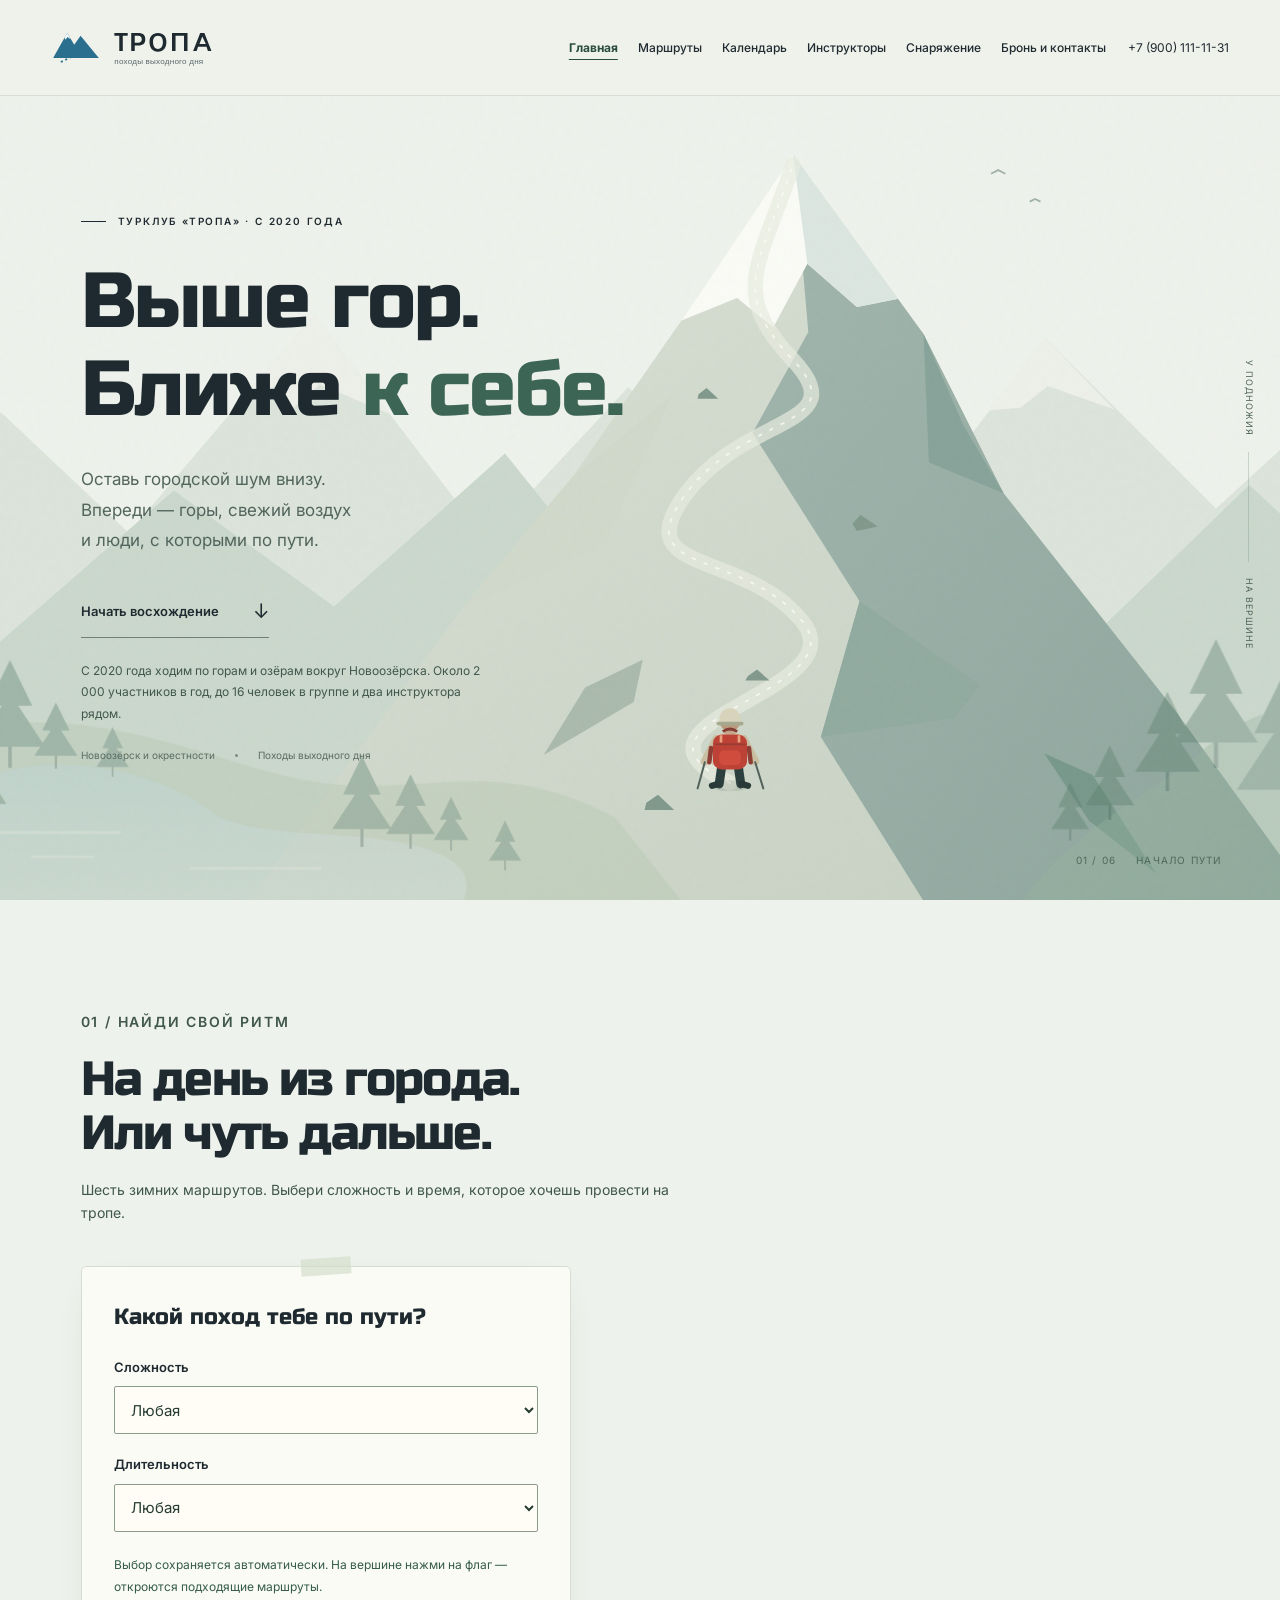
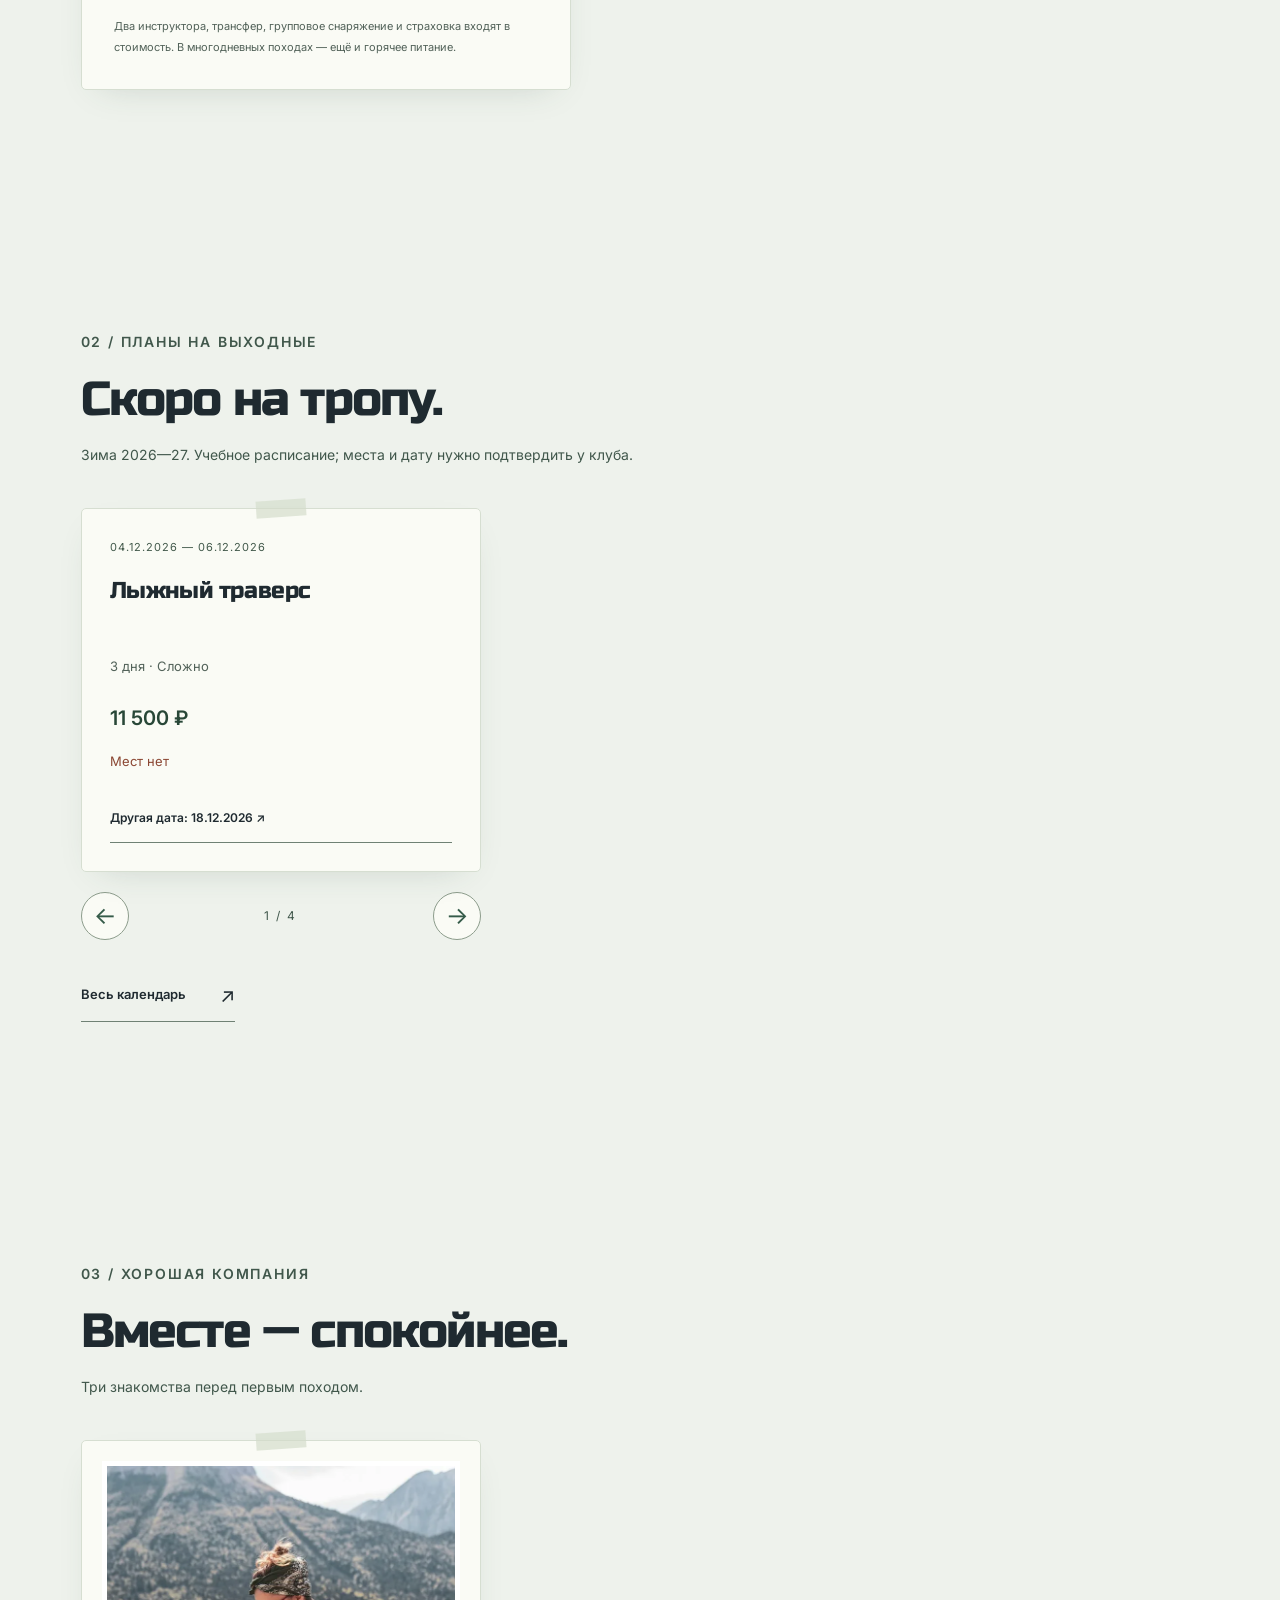
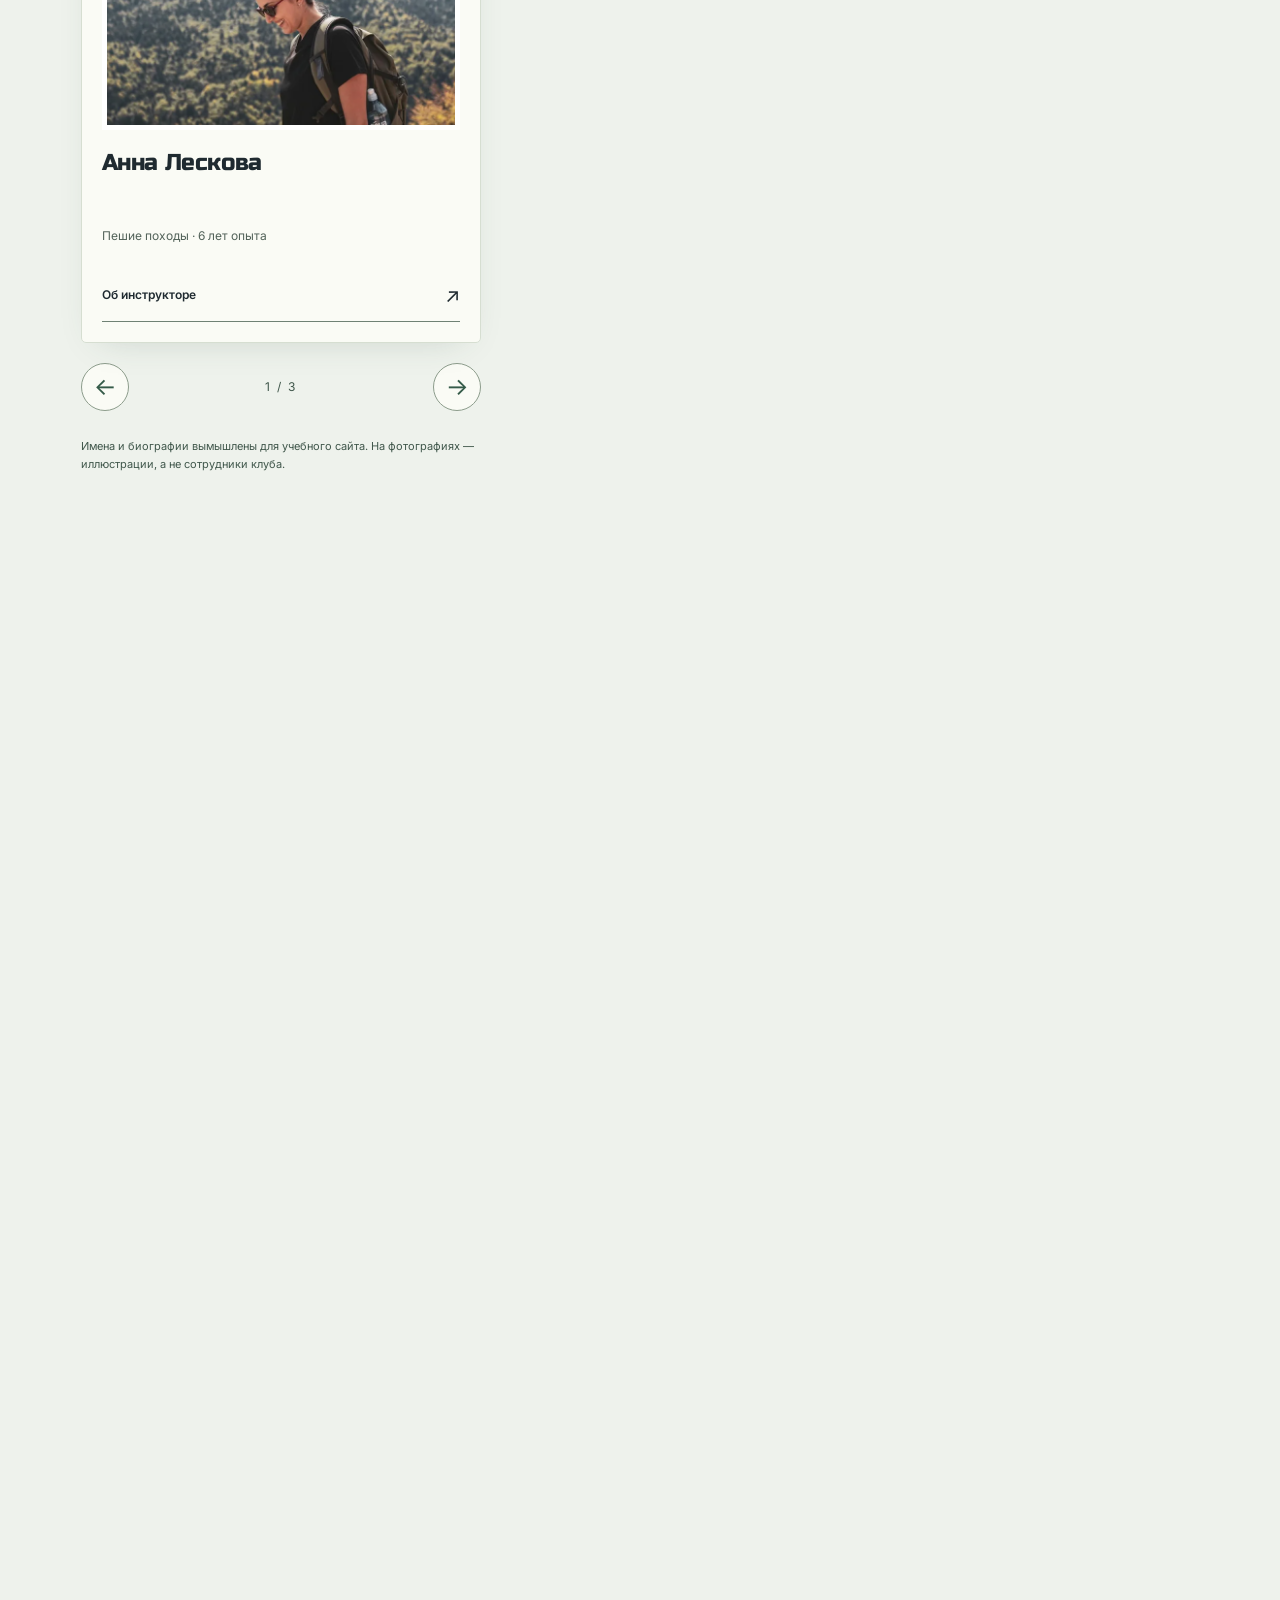
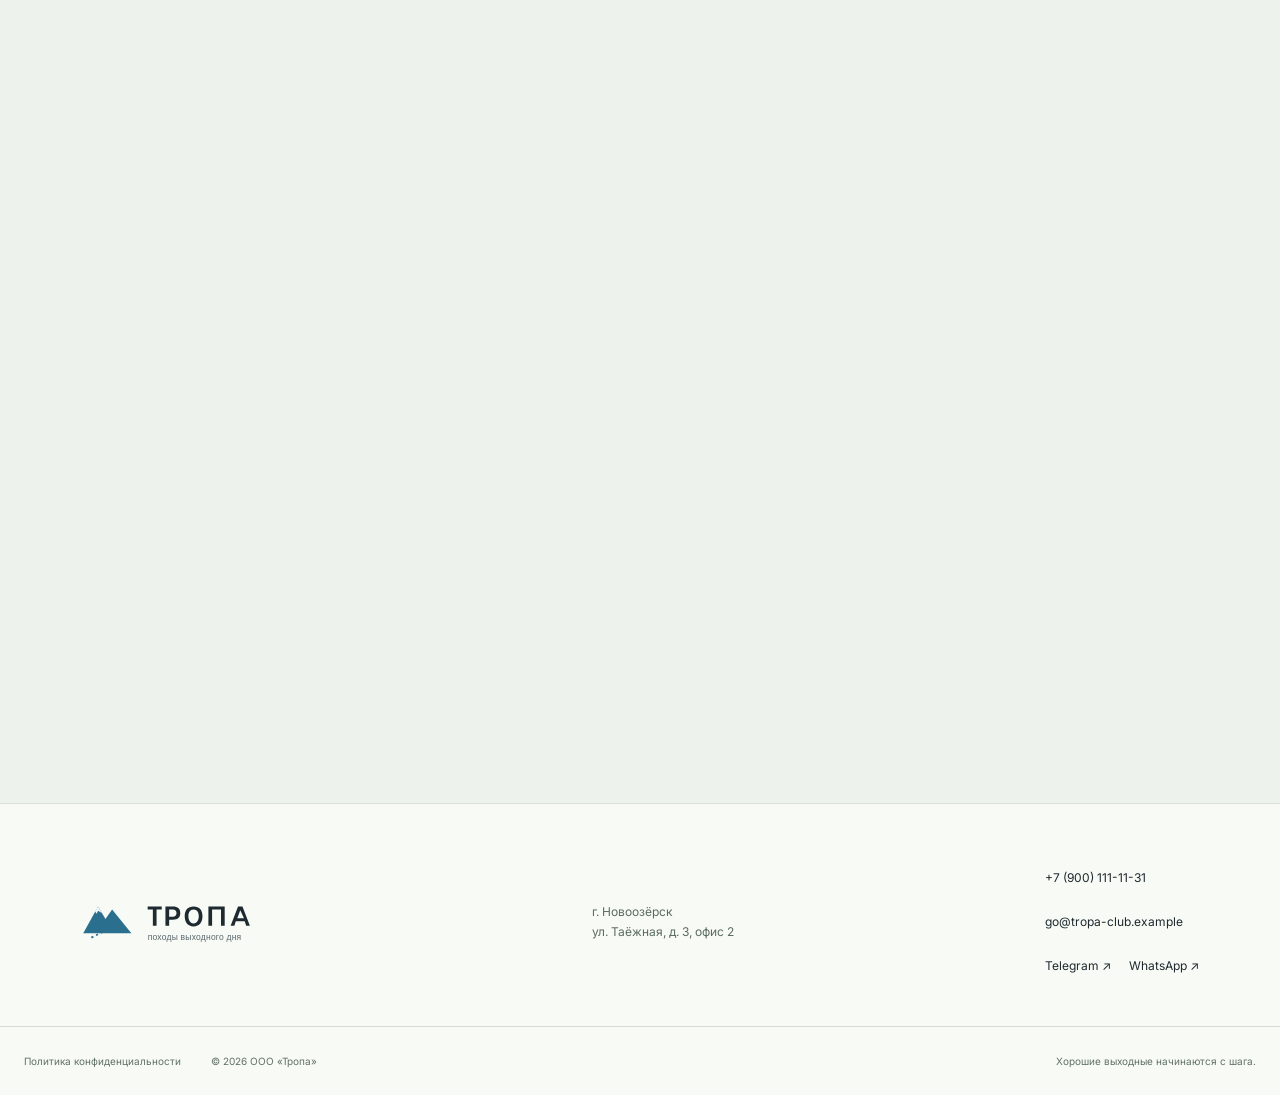
<file: index.html>
<!doctype html>
<html lang="ru">
<head>
  <!-- Google tag (gtag.js) -->
<script async src="https://www.googletagmanager.com/gtag/js?id=G-W8SQ3LHX0Z"></script>
<script>
  window.dataLayer = window.dataLayer || [];
  function gtag(){dataLayer.push(arguments);}
  gtag('js', new Date());

  gtag('config', 'G-W8SQ3LHX0Z');
</script>
  <meta charset="utf-8">
  <meta name="robots" content="noindex, nofollow">
  <meta name="viewport" content="width=device-width, initial-scale=1">
  <meta name="theme-color" content="#eef2ec">
  <title>Тропа — выше гор, ближе к себе</title>
  <meta name="description" content="Турклуб «Тропа»: походы по горам и озёрам вокруг Новоозёрска с 2020 года. Шесть зимних маршрутов, небольшие группы и два инструктора.">
  <meta property="og:type" content="website">
  <meta property="og:locale" content="ru_RU">
  <meta property="og:title" content="Тропа — выше гор, ближе к себе">
  <meta property="og:description" content="Оставь городской шум внизу. Зимние походы по горам и озёрам с турклубом «Тропа».">
  <meta property="og:image" content="img/og-cover.jpg">
  <meta property="og:image:width" content="1200">
  <meta property="og:image:height" content="630">
  <meta property="og:image:alt" content="Горы и красный флаг турклуба «Тропа»">
  <link rel="icon" type="image/svg+xml" href="img/favicon.svg">
  <link rel="preload" href="fonts/Inter-Variable.woff2" as="font" type="font/woff2" crossorigin>
  <link rel="preload" href="fonts/RussoOne-Regular.woff2" as="font" type="font/woff2" crossorigin>
  <link rel="stylesheet" href="css/styles.css">
  <link rel="stylesheet" href="css/home.css">
  <script src="js/schedule.js" defer></script>
  <script src="js/home.js" defer></script>
  <script src="js/main.js" defer></script>
  <link rel="stylesheet" href="css/site.css">
  <script src="js/analytics.js" defer></script>
  <script src="js/form.js" defer></script>
</head>
<body>
  <a class="skip-link" href="#main">Перейти к содержанию</a>
  <header class="site-header unified-header">
    <a class="brand" href="index.html" aria-label="Тропа — главная"><img src="img/logo.svg" width="270" height="62" alt="ТРОПА — походы выходного дня"></a>
    <nav class="main-nav desktop-nav" aria-label="Главная навигация"><a href="index.html" aria-current="page">Главная</a><a href="trips.html">Маршруты</a><a href="calendar.html">Календарь</a><a href="guides.html">Инструкторы</a><a href="gear.html">Снаряжение</a><a href="contacts.html">Бронь и контакты</a></nav>
    <a class="header-phone" href="tel:+79001111131" data-event="contact_click" data-contact-type="phone">+7 (900) 111-11-31</a>
    <details class="mobile-menu"><summary>Меню</summary><nav class="mobile-nav" aria-label="Мобильная навигация"><a href="index.html" aria-current="page">Главная</a><a href="trips.html">Маршруты</a><a href="calendar.html">Календарь</a><a href="guides.html">Инструкторы</a><a href="gear.html">Снаряжение</a><a href="contacts.html">Бронь и контакты</a><a href="tel:+79001111131" data-event="contact_click" data-contact-type="phone">+7 (900) 111-11-31</a></nav></details>
  </header>

  <main id="main">
    <div class="journey" id="journey">
      <div class="scene" id="scene">
        <div class="sky-high" aria-hidden="true"></div>
        <svg class="landscape" id="landscape" viewBox="0 0 1600 1000" preserveAspectRatio="xMidYMin meet" role="group" aria-label="Турист с красным рюкзаком поднимается по горной тропе к вершине">
          <defs>
            <linearGradient id="rock-light" x1="0" y1="0" x2=".8" y2="1">
              <stop stop-color="#e2e6dc"/><stop offset="1" stop-color="#bac8b7"/>
            </linearGradient>
            <linearGradient id="rock-shadow" x1="0" y1="0" x2="1" y2="1">
              <stop stop-color="#a2b6ad"/><stop offset="1" stop-color="#76948c"/>
            </linearGradient>
            <linearGradient id="water" x1="0" y1="0" x2="0" y2="1">
              <stop stop-color="#accbc8"/><stop offset="1" stop-color="#d2e0d7"/>
            </linearGradient>
            <g id="pine">
              <path d="M0 0v60" stroke="#49685c" stroke-width="3"/>
              <path d="m0-32-19 39h12l-23 35H30L7 7h12Z" fill="currentColor"/>
            </g>
            <g id="cloud-shape" fill="#fff">
              <path d="M0 40c0-17 17-28 34-23C39-7 78-4 86 15c20-12 43-2 45 17 18-6 34 4 34 18H0Z"/>
            </g>
          </defs>

          <g id="terrain">
          <g class="far-ridges" aria-hidden="true">
            <path d="M-120 710 90 458 232 592 438 350 629 600 787 430 1020 678 1250 375 1440 565 1640 382 1760 1000H-120Z" fill="#dce4db"/>
            <path d="m-80 860 362-315 178 129 190-170 187 232 225-160 181 189 234-226 260 240v221H-80Z" fill="#cbd8cc"/>
            <path d="m353 446 85-96 84 110-78-33-29 26-20-24Z" fill="#edf0e9"/>
            <path d="m1186 456 64-81 77 80-74-26-30 24Z" fill="#edf0e9"/>
          </g>

          <g class="mountain" aria-hidden="true">
            <path d="M293 1100 602 676 725 530 846 356 970 172 1115 371 1204 548 1395 790 1610 1100 2000 1900H-600Z" fill="url(#rock-light)"/>
            <path d="M970 172 987 369 925 481 1044 668 1001 819 1177 1100 1450 1900H2200L1395 790 1204 548 1115 371Z" fill="url(#rock-shadow)"/>
            <path d="m970 172-124 184 62-25 40 33 38-71 55 48 46-9Z" fill="#fafbf6"/>
            <path d="m970 172 16 121 55 48 46-9Z" fill="#dce6e1"/>
            <path d="m725 530 111-91-76 168-158 69Z" fill="#d1d9cb"/>
            <path d="m1115 371 6 143 83 34-44-74Z" fill="#87a39a"/>
            <path d="m1044 668 134 93-29 37-148 21Z" fill="#91aba0"/>
            <path d="m803 733-64 31-46 75 100-59Z" fill="#aabaac"/>
            <path d="m1249 837 54 24 70 109-74-58Z" fill="#78988c"/>
            <path d="M900 870C755 800 1045 770 980 690S785 640 850 550S1040 475 970 400S930 300 970 183" stroke="#e9ede0" stroke-width="17" fill="none" opacity=".7" stroke-linecap="round"/>
            <path id="climb-path" d="M900 870C755 800 1045 770 980 690S785 640 850 550S1040 475 970 400S930 300 970 183" stroke="#fcfcf6" stroke-width="2" stroke-dasharray="3 11" fill="none" opacity=".8" stroke-linecap="round"/>
            <g fill="#81998c">
              <path d="m807 892 13-9 18 17h-33Z"/><path d="m1036 582 9-10 19 13-23 5Z"/>
              <path d="m865 438 9-7 13 12h-23Z"/><path d="m920 751 10-7 14 12h-27Z"/>
            </g>
          </g>

          <g class="lowlands" id="lowlands" aria-hidden="true">
            <path d="M-100 868C96 760 221 808 382 856S614 826 772 908L925 1100H-100Z" fill="#b1c5ac"/>
            <path d="M-65 965c133-169 314-118 391-62 46 34 191 13 258 49 42 23 32 74-63 91H-65Z" fill="url(#water)"/>
            <g fill="none" stroke="#e5eee4" stroke-width="3" opacity=".8">
              <path d="M65 925h158m76 40h147M7 1007h248m101 14h119M124 952h69"/>
            </g>
            <path d="M-50 1029c197-53 283 60 459 36s205-34 308 35H-50Z" fill="#91ad91"/>
            <g color="#527964">
              <use href="#pine" transform="translate(100 775) scale(1.3)"/><use href="#pine" transform="translate(151 806) scale(.8)"/>
              <use href="#pine" transform="translate(48 826) scale(1.6)"/><use href="#pine" transform="translate(214 827) scale(.6)"/>
              <use href="#pine" transform="translate(545 889) scale(.9)"/><use href="#pine" transform="translate(590 906) scale(.65)"/>
              <use href="#pine" transform="translate(491 875) scale(1.1)"/><use href="#pine" transform="translate(650 931) scale(.6)"/>
            </g>
            <path d="M1175 1100c57-166 173-199 256-271s197-45 269-17v288Z" fill="#99b49e"/>
            <g color="#547965">
              <use href="#pine" transform="translate(1440 760) scale(1.55)"/><use href="#pine" transform="translate(1386 807) scale(1.2)"/>
              <use href="#pine" transform="translate(1517 802) scale(1.8)"/><use href="#pine" transform="translate(1322 857) scale(.9)"/>
              <use href="#pine" transform="translate(1278 892) scale(.7)"/><use href="#pine" transform="translate(1580 753) scale(1.3)"/>
            </g>
            <g color="#385e4d">
              <use href="#pine" transform="translate(-7 955) scale(2.8)"/><use href="#pine" transform="translate(69 1025) scale(1.8)"/>
              <use href="#pine" transform="translate(1567 978) scale(2.9)"/>
            </g>
            <g class="mobile-landscape">
              <path d="M630 850c81-29 152 28 202 46 23 9 50 9 50 29s-44 39-105 32H630Z" fill="url(#water)"/>
              <path d="M674 901h82m-34 29h90" stroke="#e5eee4" stroke-width="3" fill="none"/>
              <g color="#527964">
                <use href="#pine" transform="translate(736 813) scale(.75)"/>
                <use href="#pine" transform="translate(778 844) scale(.55)"/>
                <use href="#pine" transform="translate(1110 868) scale(.95)"/>
              </g>
            </g>
          </g>

          <g class="clouds" id="clouds" aria-hidden="true">
            <use href="#cloud-shape" transform="translate(310 420) scale(2.3)" opacity=".62"/>
            <use href="#cloud-shape" transform="translate(1090 330) scale(2.2)" opacity=".64"/>
            <use href="#cloud-shape" transform="translate(-70 680) scale(3)" opacity=".8"/>
            <use href="#cloud-shape" transform="translate(1120 760) scale(3.4)" opacity=".75"/>
            <path d="M-120 1070V870c150-90 299-56 374 30 127-65 260-33 293 67 163-101 314-19 350 66 167-115 351-93 431-4 135-114 285-94 392-13v54Z" fill="#f4f8fa" opacity=".75"/>
          </g>

          <g id="summit-flag" class="summit-flag">
            <g aria-hidden="true">
              <path d="M972 183V28" stroke="#455b57" stroke-width="4" stroke-linecap="round"/>
              <circle cx="972" cy="27" r="4" fill="#455b57"/>
              <path d="M971 35H718l22 35-22 35h253Z" fill="#b83e32"/>
              <path d="m961 35 10 8v62h-10Z" fill="#a03129"/>
            </g>
            <foreignObject x="741" y="30" width="218" height="80">
              <a xmlns="http://www.w3.org/1999/xhtml" class="flag-link" href="trips.html" tabindex="-1">Выбрать маршрут <span aria-hidden="true">↗</span></a>
            </foreignObject>
          </g>

          <g id="hiker" transform="translate(900 870)" aria-hidden="true">
            <ellipse cx="0" cy="3" rx="23" ry="6" fill="#52685a" opacity=".18"/>
            <g id="hiker-body">
              <g id="leg-left"><path d="m-9-20-3 21" stroke="#293e3d" stroke-width="10" stroke-linecap="round"/><path d="m-13 1-7 2" stroke="#263736" stroke-width="7" stroke-linecap="round"/></g>
              <g id="leg-right"><path d="m9-20 3 21" stroke="#293e3d" stroke-width="10" stroke-linecap="round"/><path d="m13 1 7 2" stroke="#263736" stroke-width="7" stroke-linecap="round"/></g>
              <path d="m-15-49-13 25m43-25 13 25" stroke="#c8bfa2" stroke-width="9" stroke-linecap="round"/>
              <path d="m-28-23-8 29m64-29 9 29" stroke="#50605a" stroke-width="2.2" stroke-linecap="round"/>
              <path d="M-15-52Q0-62 15-52l5 32h-40Z" fill="#d6cbb0"/>
              <path d="M-6-63v9H6v-9" fill="#c6a68a"/>
              <circle cy="-68" r="11" fill="#bb997b"/>
              <path d="M-12-66v-5a12 12 0 0 1 24 0v5Z" fill="#d8d4bc"/>
              <path d="M-13-66h26" stroke="#a6a98d" stroke-width="4" stroke-linecap="round"/>
              <rect x="-19" y="-54" width="38" height="39" rx="10" fill="#bd4034"/>
              <path d="M-17-43h34" stroke="#983a31" stroke-width="2"/>
              <rect x="-12" y="-36" width="24" height="16" rx="5" fill="#d04b3c"/>
              <path d="M-10-53v8m20-8v8" stroke="#e9a17e" stroke-width="3"/>
              <path d="M-8-57q8-6 16 0" stroke="#823c32" stroke-width="3" fill="none"/>
              <path d="m-21-39-2 16m44-16 2 16" stroke="#8d3c32" stroke-width="5" stroke-linecap="round"/>
            </g>
          </g>
          <g aria-hidden="true" stroke="#6e8880" stroke-width="2" fill="none" opacity=".6">
            <path d="m1190 193 8-4 8 4m27 31 6-3 6 3"/>
          </g>
          </g>
        </svg>
        <div class="scene-grain" aria-hidden="true"></div>
        <div class="journey-meter" aria-hidden="true"><span>У подножия</span><div><i id="progress-fill"></i></div><span>На вершине</span></div>
        <div class="scene-caption" aria-hidden="true"><span id="scene-number">01 / 06</span><span id="scene-label">Начало пути</span></div>
      </div>

      <section class="chapter hero" aria-labelledby="hero-title" data-stage="Начало пути">
        <div class="hero-copy">
          <p class="eyebrow"><span class="small-rule"></span> Турклуб «Тропа» · с 2020 года</p>
          <h1 id="hero-title">Выше гор.<br>Ближе <span>к себе.</span></h1>
          <p class="hero-intro">Оставь городской шум внизу.<br>Впереди — горы, свежий воздух<br>и люди, с которыми по пути.</p>
          <a class="text-link hero-link" href="#routes">Начать восхождение <span aria-hidden="true">↓</span></a>
          <p class="hero-about" id="club">С 2020 года ходим по горам и озёрам вокруг Новоозёрска. Около 2 000 участников в год, до 16 человек в группе и два инструктора рядом.</p>
          <div class="hero-details"><span>Новоозёрск и окрестности</span><span>Походы выходного дня</span></div>
        </div>
        <div class="scroll-cue" aria-hidden="true"><span class="scroll-line"></span> Листай. Твоя тропа начинается здесь.</div>
        <span class="hero-coordinate" aria-hidden="true">ТРОПА / ЗИМА 2026—27</span>
      </section>

      <section class="chapter home-section" id="routes" aria-labelledby="picker-title" data-stage="Найди свою тропу">
        <div class="section-heading"><p class="eyebrow">01 / Найди свой ритм</p><h2 id="picker-title">На день из города.<br>Или чуть дальше.</h2><p>Шесть зимних маршрутов. Выбери сложность и время, которое хочешь провести на тропе.</p></div>
        <div class="story-card home-picker" role="group" aria-label="Подбор похода" aria-describedby="picker-help">
          <h3>Какой поход тебе по пути?</h3>
          <label for="home-difficulty">Сложность</label><select id="home-difficulty" name="difficulty"><option value="all">Любая</option><option value="easy">Легко</option><option value="moderate">Средне</option><option value="hard">Сложно</option></select>
          <label for="home-days">Длительность</label><select id="home-days" name="days"><option value="all">Любая</option><option value="1">1 день</option><option value="2">2 дня</option><option value="3">3 дня</option></select>
          <p class="picker-hint" id="picker-help">Выбор сохраняется автоматически. На вершине нажми на флаг — откроются подходящие маршруты.</p>
          <p class="picker-note">Два инструктора, трансфер, групповое снаряжение и страховка входят в стоимость. В многодневных походах — ещё и горячее питание.</p>
        </div>
      </section>
      <section class="chapter home-section" id="departures" aria-labelledby="departures-title" data-stage="Ближайшие выезды">
        <div class="section-heading"><p class="eyebrow">02 / Планы на выходные</p><h2 id="departures-title">Скоро на тропу.</h2><p>Зима 2026—27. Учебное расписание; места и дату нужно подтвердить у клуба.</p></div>
        <div class="home-album" data-album role="region" aria-roledescription="карусель" aria-labelledby="departures-title">
          <div class="album-pages" id="upcoming-departures"><p class="home-fallback">Даты выездов и свободные места доступны в календаре.</p></div>
          <div class="album-controls" hidden>
            <button class="album-arrow" type="button" data-album-prev aria-label="Предыдущий выезд" aria-controls="upcoming-departures"><span aria-hidden="true">←</span></button>
            <span class="album-counter" data-album-counter aria-live="polite" aria-atomic="true"></span>
            <button class="album-arrow" type="button" data-album-next aria-label="Следующий выезд" aria-controls="upcoming-departures"><span aria-hidden="true">→</span></button>
          </div>
        </div>
        <a class="text-link section-link" href="calendar.html">Весь календарь <span aria-hidden="true">↗</span></a>
      </section>
      <section class="chapter home-section" id="guides" aria-labelledby="team-title" data-stage="Люди рядом">
        <div class="section-heading"><p class="eyebrow">03 / Хорошая компания</p><h2 id="team-title">Вместе — спокойнее.</h2><p>Три знакомства перед первым походом.</p></div>
        <div class="home-album" data-album role="region" aria-roledescription="карусель" aria-labelledby="team-title">
        <div class="album-pages" id="home-guides"><article class="story-card home-paper home-guide" data-event="guide_view" data-guide-id="anna">
 <img class="photo-anna" src="img/guides/anna.webp" width="800" height="600" loading="lazy" decoding="async" alt="Туристка с рюкзаком на фоне гор; фотоиллюстрация">
 <h3>Анна Лескова</h3><p>Пешие походы · 6 лет опыта</p>
 <a class="text-link" href="guides.html#anna">Об инструкторе <span aria-hidden="true">↗</span></a>
</article><article class="story-card home-paper home-guide" data-event="guide_view" data-guide-id="mikhail">
 <img class="photo-mikhail" src="img/guides/mikhail.webp" width="800" height="600" loading="lazy" decoding="async" alt="Турист с рюкзаком на фоне горного леса; фотоиллюстрация">
 <h3>Михаил Ветров</h3><p>Лыжные маршруты · 8 лет опыта</p>
 <a class="text-link" href="guides.html#mikhail">Об инструкторе <span aria-hidden="true">↗</span></a>
</article><article class="story-card home-paper home-guide" data-event="guide_view" data-guide-id="elena">
 <img class="photo-elena" src="img/guides/elena.webp" width="800" height="600" loading="lazy" decoding="async" alt="Туристка с треккинговыми палками в лесу; фотоиллюстрация">
 <h3>Елена Соколова</h3><p>Походы на снегоступах · 5 лет опыта</p>
 <a class="text-link" href="guides.html#elena">Об инструкторе <span aria-hidden="true">↗</span></a>
</article></div>
          <div class="album-controls" hidden>
            <button class="album-arrow" type="button" data-album-prev aria-label="Предыдущий инструктор" aria-controls="home-guides"><span aria-hidden="true">←</span></button>
            <span class="album-counter" data-album-counter aria-live="polite" aria-atomic="true"></span>
            <button class="album-arrow" type="button" data-album-next aria-label="Следующий инструктор" aria-controls="home-guides"><span aria-hidden="true">→</span></button>
          </div>
        </div>
        <p class="home-guide-note">Имена и биографии вымышлены для учебного сайта. На фотографиях — иллюстрации, а не сотрудники клуба.</p>
      </section>

      <section class="chapter chapter-safety" id="safety" aria-labelledby="safety-title" data-stage="Спокойно, мы рядом">
        <article class="story-card card-left reveal" style="--tilt:-2deg">
          <div class="card-top"><span class="eyebrow">04 / Спокойно, мы рядом</span><svg class="card-icon" viewBox="0 0 40 40" fill="none" stroke="currentColor" stroke-width="1.7" aria-hidden="true"><path d="M20 4 33 9v11c0 8-13 16-13 16S7 28 7 20V9Z"/><path d="m13 20 5 5 10-11"/></svg></div>
          <h2 id="safety-title">Небольшая группа.<br>Большое внимание.</h2>
          <div class="group-stats"><div><strong>16</strong><span>максимум<br>человек в группе</span></div><div><strong>2</strong><span>инструктора<br>на маршруте</span></div></div>
          <p>Сложность указана у каждого маршрута: от лёгких прогулок до сложного лыжного траверса.</p>
          <div class="conditions">
            <p>Участники — от 18 лет. С 12 лет можно идти с родителем в походы категории «легко».</p>
            <p>Бронь подтверждается после предоплаты 30%. При отмене за 7 дней предоплата возвращается.</p>
          </div>
        </article>
        <p class="landscape-note note-right reveal">Здесь можно<br>выдохнуть.</p>
      </section>

      <section class="chapter chapter-summit" id="summit" aria-labelledby="summit-title" data-stage="Ты на вершине">
        <div class="summit-copy reveal">
          <p class="eyebrow"><span class="small-rule"></span> 05 / Ты на вершине</p>
          <h2 id="summit-title">Дальше —<br>твоя история.</h2>
          <p>Первый шаг уже позади.<br>До встречи на настоящей тропе.</p>
          <span class="summit-mark" aria-hidden="true">До новых высот ↗</span>
          <noscript><a class="static-flag" href="trips.html">Выбрать маршрут ↗</a></noscript>
        </div>
      </section>
    </div>
  </main>
  <footer class="site-footer">
    <div class="footer-main">
      <a class="brand footer-brand" href="index.html" aria-label="Тропа — главная"><img src="img/logo.svg" width="270" height="62" alt="ТРОПА — походы выходного дня" loading="lazy"></a>
      <p class="footer-address">г. Новоозёрск<br>ул. Таёжная, д. 3, офис 2</p>
      <div class="footer-contacts"><a href="tel:+79001111131" data-event="contact_click" data-contact-type="phone">+7 (900) 111-11-31</a><a href="mailto:go@tropa-club.example" data-event="contact_click" data-contact-type="email">go@tropa-club.example</a><div class="footer-socials"><a href="https://t.me/tropa_trips" target="_blank" rel="noopener noreferrer" data-event="messenger_click social_click" data-messenger="telegram" data-network="telegram" data-page-section="footer">Telegram ↗</a><a href="https://wa.me/79001111131" target="_blank" rel="noopener noreferrer" data-event="messenger_click social_click" data-messenger="whatsapp" data-network="whatsapp" data-page-section="footer">WhatsApp ↗</a></div></div>
    </div>
    <div class="footer-bottom"><a href="privacy.html">Политика конфиденциальности</a><span>© 2026 ООО «Тропа»</span><span class="footer-motto">Хорошие выходные начинаются с шага.</span></div>
  </footer>
</body>
</html>
</file>
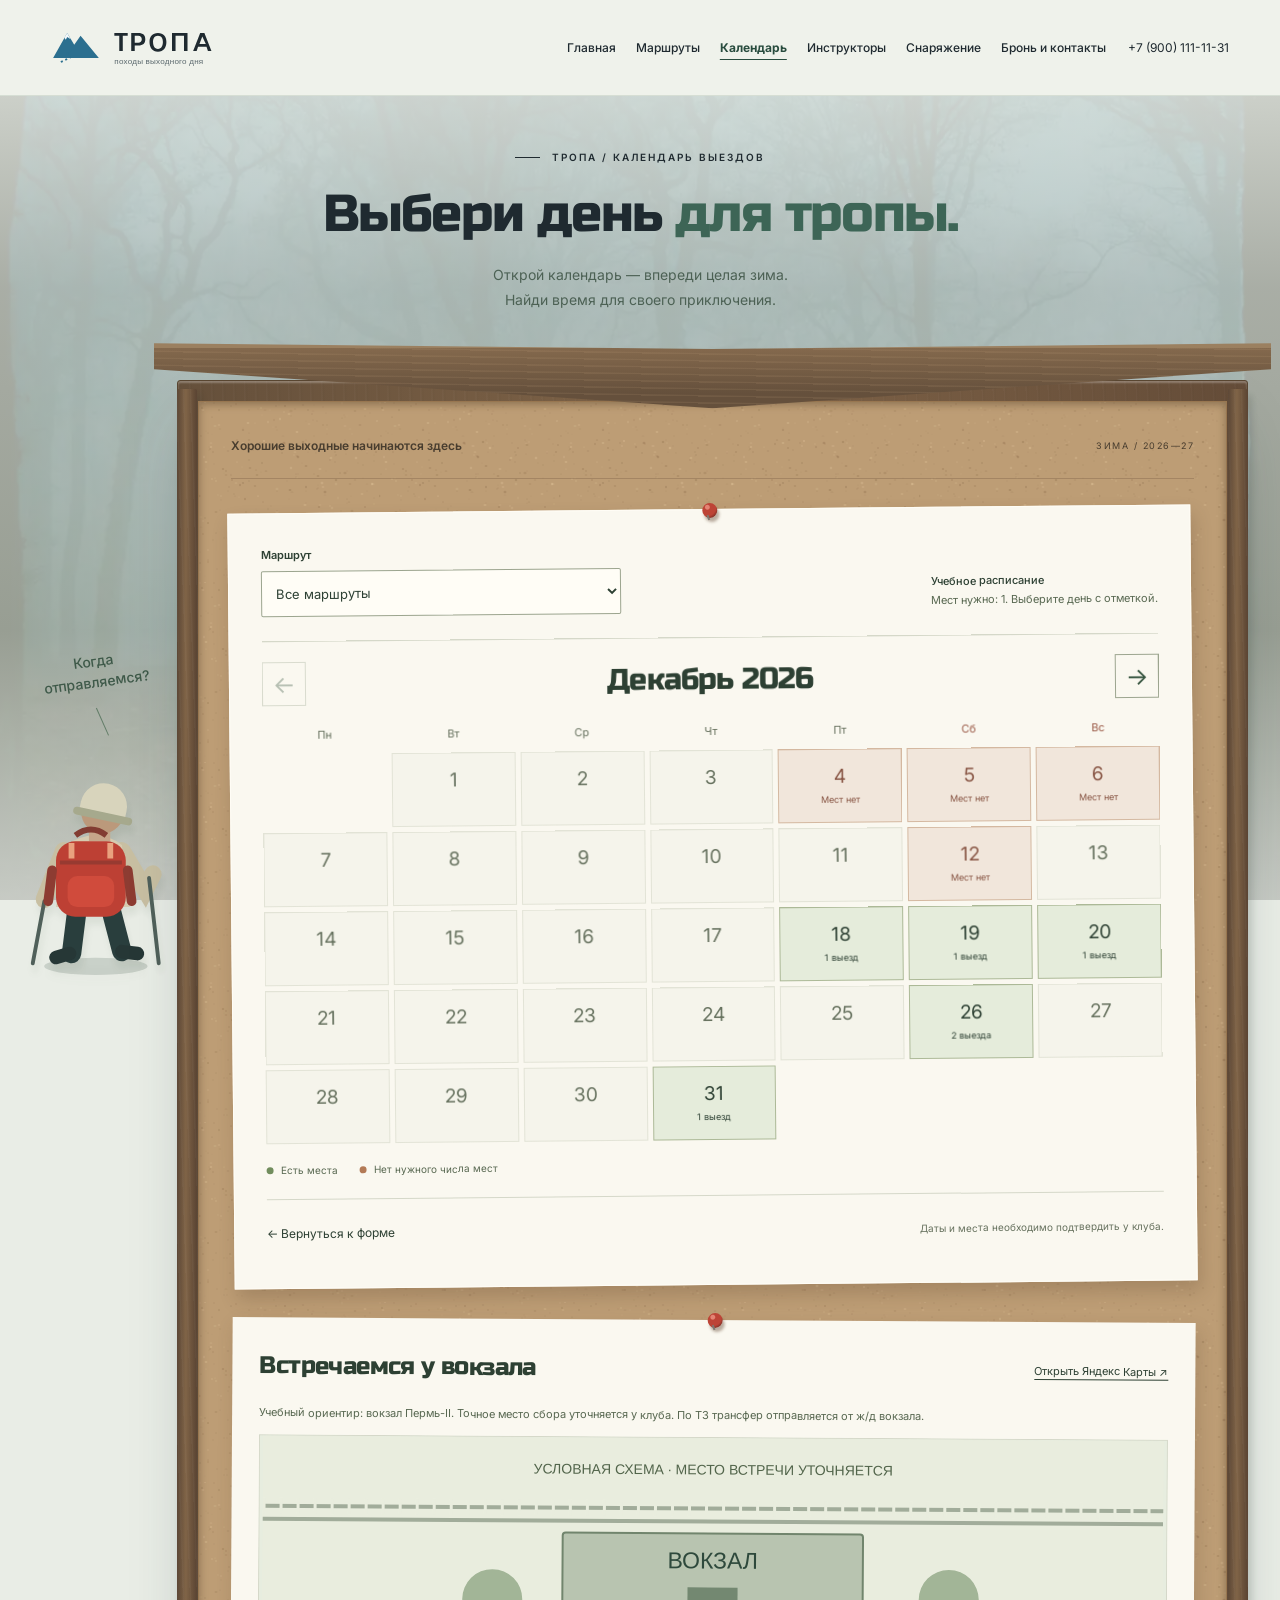
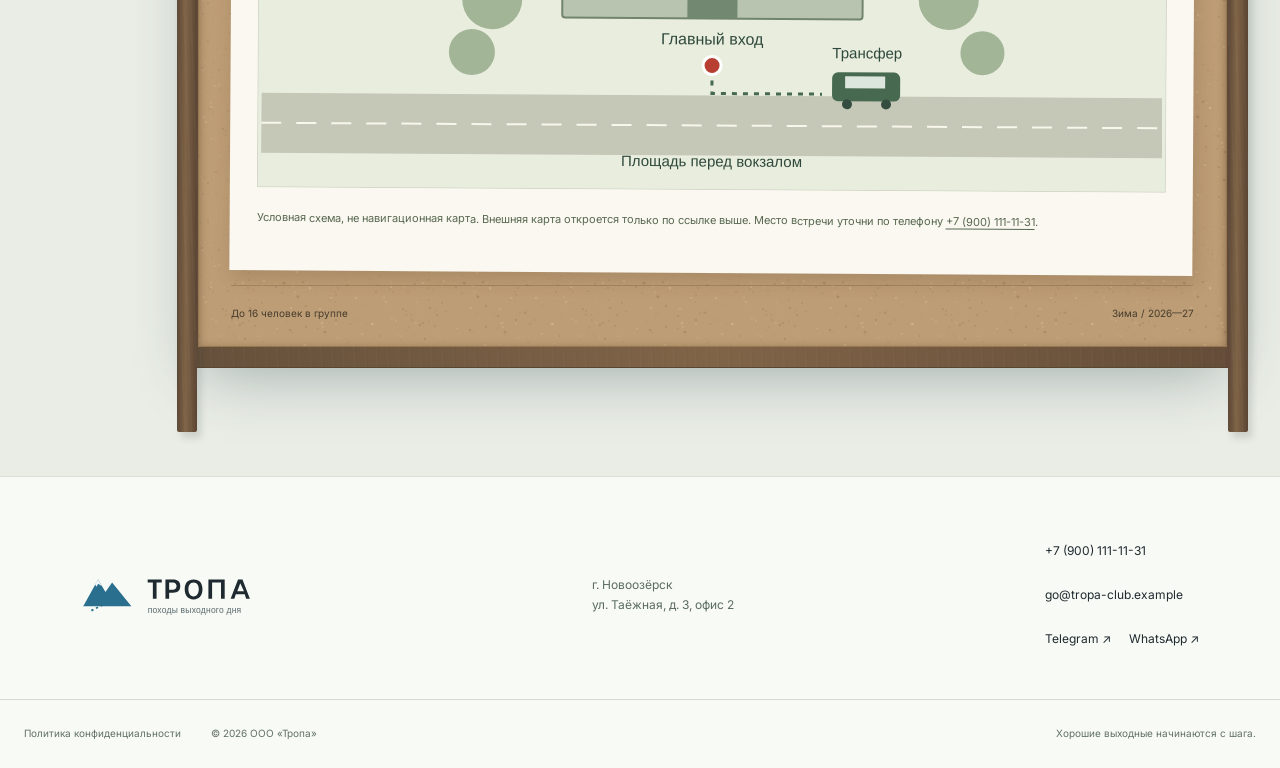
<file: calendar.html>
<!doctype html>
<html lang="ru">
<head>
  <!-- Google tag (gtag.js) -->
<script async src="https://www.googletagmanager.com/gtag/js?id=G-W8SQ3LHX0Z"></script>
<script>
  window.dataLayer = window.dataLayer || [];
  function gtag(){dataLayer.push(arguments);}
  gtag('js', new Date());

  gtag('config', 'G-W8SQ3LHX0Z');
</script>
  <meta charset="utf-8">
  <meta name="robots" content="noindex, nofollow">
  <meta name="viewport" content="width=device-width, initial-scale=1">
  <meta name="theme-color" content="#e9ede6">
  <title>Календарь выездов — турклуб «Тропа»</title>
  <meta name="description" content="Зимние выезды «Тропы» на декабрь 2026 и январь 2027: учебное расписание, свободные места, выбор даты и место сбора.">
  <meta property="og:type" content="website">
  <meta property="og:locale" content="ru_RU">
  <meta property="og:title" content="Календарь выездов — «Тропа»">
  <meta property="og:description" content="Зимние выезды «Тропы» на декабрь 2026 и январь 2027: учебное расписание, свободные места, выбор даты и место сбора.">
  <meta property="og:image" content="img/trips/og-trips.jpg">
  <meta property="og:image:width" content="1200">
  <meta property="og:image:height" content="630">
  <meta property="og:image:alt" content="Пробковая доска с зимними маршрутами турклуба «Тропа»">
  <link rel="icon" type="image/svg+xml" href="img/favicon.svg">
  <link rel="stylesheet" href="css/styles.css">
  <link rel="stylesheet" href="css/trips.css">
  <link rel="stylesheet" href="css/calendar.css">
  <script src="js/schedule.js" defer></script>
  <script src="js/calendar.js" defer></script>
  <link rel="stylesheet" href="css/site.css">
  <script src="js/analytics.js" defer></script>
  <script src="js/form.js" defer></script>
</head>
<body class="trips-page calendar-page">
  <a class="skip-link" href="#main">Перейти к календарю</a>
  <header class="site-header unified-header">
    <a class="brand" href="index.html" aria-label="Тропа — главная"><img src="img/logo.svg" width="270" height="62" alt="ТРОПА — походы выходного дня"></a>
    <nav class="main-nav desktop-nav" aria-label="Главная навигация"><a href="index.html">Главная</a><a href="trips.html">Маршруты</a><a href="calendar.html" aria-current="page">Календарь</a><a href="guides.html">Инструкторы</a><a href="gear.html">Снаряжение</a><a href="contacts.html">Бронь и контакты</a></nav>
    <a class="header-phone" href="tel:+79001111131" data-event="contact_click" data-contact-type="phone">+7 (900) 111-11-31</a>
    <details class="mobile-menu"><summary>Меню</summary><nav class="mobile-nav" aria-label="Мобильная навигация"><a href="index.html">Главная</a><a href="trips.html">Маршруты</a><a href="calendar.html" aria-current="page">Календарь</a><a href="guides.html">Инструкторы</a><a href="gear.html">Снаряжение</a><a href="contacts.html">Бронь и контакты</a><a href="tel:+79001111131" data-event="contact_click" data-contact-type="phone">+7 (900) 111-11-31</a></nav></details>
  </header>

  <main class="trips-main" id="main">
    <div class="trips-forest" aria-hidden="true"></div>
    <section class="trips-intro" aria-labelledby="trips-title">
      <p class="eyebrow"><span class="small-rule"></span> Тропа / Календарь выездов</p>
      <h1 id="trips-title">Выбери день <span>для тропы.</span></h1>
      <p>Открой календарь — впереди целая зима.<br>Найди время для своего приключения.</p>
    </section>

    <div class="trips-scene">
      <div class="board-companion" aria-hidden="true">
        <span class="companion-note">Когда<br>отправляемся?</span>
        <svg class="board-hiker" viewBox="0 0 130 210" fill="none">
          <ellipse cx="63" cy="199" rx="48" ry="8" fill="#294236" opacity=".16"/>
          <g transform="translate(62 180) scale(1.8)">
            <path d="m-9-20-3 24" stroke="#293e3d" stroke-width="10" stroke-linecap="round"/>
            <path d="m-13 4-7 2" stroke="#263736" stroke-width="7" stroke-linecap="round"/>
            <path d="m8-20 6 23" stroke="#293e3d" stroke-width="10" stroke-linecap="round"/>
            <path d="m14 3 8 1" stroke="#263736" stroke-width="7" stroke-linecap="round"/>
            <path d="m-16-49-10 25m40-25 12 20 4-8" stroke="#c8bfa2" stroke-width="9" stroke-linecap="round"/>
            <path d="m-26-23-6 32m60-44 5 44" stroke="#50605a" stroke-width="2" stroke-linecap="round"/>
            <path d="M-15-52Q1-62 14-52l4 32h-38Z" fill="#d6cbb0"/>
            <path d="M-3-63v9H8v-9" fill="#c6a68a"/>
            <g transform="translate(4 -1) rotate(12 0 -68)">
              <circle cy="-68" r="11" fill="#bb997b"/>
              <path d="m10-70 3 4-3 2" fill="#bb997b"/>
              <path d="M-12-66v-5a12 12 0 0 1 24 0v5Z" fill="#d8d4bc"/>
              <path d="M-13-66h27" stroke="#a6a98d" stroke-width="4" stroke-linecap="round"/>
            </g>
            <path d="M-10-57q8-6 16 0" stroke="#823c32" stroke-width="3"/>
            <rect x="-20" y="-54" width="36" height="39" rx="10" fill="#bd4034"/>
            <path d="M-18-43h32" stroke="#983a31" stroke-width="2"/>
            <rect x="-14" y="-36" width="24" height="16" rx="5" fill="#d04b3c"/>
            <path d="M-12-53v8m20-8v8" stroke="#e9a17e" stroke-width="3"/>
            <path d="m-22-39-2 16m41-16 2 16" stroke="#8d3c32" stroke-width="5" stroke-linecap="round"/>
          </g>
        </svg>
      </div>

      <section class="route-board" aria-label="Доска: Календарь выездов">
        <div class="board-roof" aria-hidden="true"></div>
        <div class="board-post board-post-left" aria-hidden="true"></div>
        <div class="board-post board-post-right" aria-hidden="true"></div>
        <div class="board-cork">
          <div class="board-heading">
            <span class="board-caption">Хорошие выходные начинаются здесь</span>
            <span class="board-season">ЗИМА / 2026—27</span>
          </div>

          <article class="calendar-paper" aria-label="Календарь зимних выездов">
            <span class="paper-pin" aria-hidden="true"></span>
            <div id="calendar-app" hidden>
              <div class="calendar-tools">
                <div class="calendar-filter"><label for="calendar-route">Маршрут</label><select id="calendar-route">
                  <option value="">Все маршруты</option>
                  <option value="icefalls">Ледяные водопады</option>
                  <option value="snowshoes">Снегоступы для начинающих</option>
                  <option value="sunrise">Рассвет на Седой горе</option>
                  <option value="plateau">Снежное плато</option>
                  <option value="traverse">Лыжный траверс</option>
                  <option value="newyear_hut">Новогодняя изба</option>
                </select></div>
                <p class="calendar-hint"><strong>Учебное расписание</strong><span id="calendar-count">Выберите день с отметкой.</span></p>
              </div>
              <div class="calendar-sheet" id="calendar-sheet">
                <div class="calendar-monthbar">
                  <button class="month-arrow" id="month-previous" type="button" aria-label="Предыдущий месяц" disabled>←</button>
                  <h2 id="calendar-month" aria-live="polite" aria-atomic="true">Декабрь 2026</h2>
                  <button class="month-arrow" id="month-next" type="button" aria-label="Следующий месяц">→</button>
                </div>
                <div class="calendar-week" aria-hidden="true"><span>Пн</span><span>Вт</span><span>Ср</span><span>Чт</span><span>Пт</span><span>Сб</span><span>Вс</span></div>
                <div class="calendar-days" id="calendar-days" role="group" aria-labelledby="calendar-month"></div>
                <section class="day-details" id="day-details" aria-labelledby="day-title" hidden>
                  <div class="day-heading"><h3 id="day-title"></h3><button type="button" class="day-close" id="day-close" aria-label="Закрыть информацию о выездах">×</button></div>
                  <div id="day-content"></div>
                </section>
              </div>
              <div class="calendar-legend"><span><i aria-hidden="true"></i>Есть места</span><span><i class="full-dot" aria-hidden="true"></i>Нет нужного числа мест</span></div>
              <div class="calendar-bottom"><a id="calendar-back" class="calendar-back" href="contacts.html">← Вернуться к форме</a><p>Даты и места необходимо подтвердить у клуба.</p></div>
            </div>
            <section class="schedule-fallback" id="schedule-fallback" aria-labelledby="fallback-title">
              <h2 id="fallback-title">Учебное расписание</h2>
              <p class="calendar-hint">Декабрь 2026 — январь 2027. Для интерактивного выбора даты включите JavaScript. Стоимость указана за участника.</p>
              <ul class="schedule-list"><li><h3>Ледяные водопады</h3><p>3 500 ₽ · 1 день · легко</p><ul class="schedule-dates"><li>05.12.2026 — Мест нет; другая дата: 19.12.2026</li><li>19.12.2026 — свободных мест: 6</li><li>09.01.2027 — свободных мест: 12</li><li>23.01.2027 — свободных мест: 4</li></ul></li>
<li><h3>Снегоступы для начинающих</h3><p>2 900 ₽ · 1 день · легко</p><ul class="schedule-dates"><li>06.12.2026 — Мест нет; другая дата: 20.12.2026</li><li>20.12.2026 — свободных мест: 6</li><li>10.01.2027 — свободных мест: 12</li><li>24.01.2027 — свободных мест: 4</li></ul></li>
<li><h3>Рассвет на Седой горе</h3><p>3 900 ₽ · 1 день · средне</p><ul class="schedule-dates"><li>12.12.2026 — Мест нет; другая дата: 26.12.2026</li><li>26.12.2026 — свободных мест: 6</li><li>16.01.2027 — свободных мест: 12</li><li>30.01.2027 — свободных мест: 4</li></ul></li>
<li><h3>Снежное плато</h3><p>7 900 ₽ · 2 дня · средне</p><ul class="schedule-dates"><li>12–13.12.2026 — Мест нет; другая дата: 26–27.12.2026</li><li>26–27.12.2026 — свободных мест: 6</li><li>09–10.01.2027 — свободных мест: 12</li><li>23–24.01.2027 — свободных мест: 4</li></ul></li>
<li><h3>Лыжный траверс</h3><p>11 500 ₽ · 3 дня · сложно</p><ul class="schedule-dates"><li>04–06.12.2026 — Мест нет; другая дата: 18–20.12.2026</li><li>18–20.12.2026 — свободных мест: 6</li><li>15–17.01.2027 — свободных мест: 12</li><li>29–31.01.2027 — свободных мест: 4</li></ul></li>
<li><h3>Новогодняя изба</h3><p>15 900 ₽ · 3 дня · легко</p><ul class="schedule-dates"><li>31.12.2026–02.01.2027 — свободных мест: 8</li></ul></li>
</ul>
              <a class="calendar-back" href="contacts.html">← Вернуться к форме и контактам</a>
            </section>
          </article>
          <section class="meeting-paper" aria-labelledby="meeting-title">
            <span class="paper-pin" aria-hidden="true"></span>
            <div class="meeting-heading"><h2 id="meeting-title">Встречаемся у вокзала</h2><a data-event="map_open" data-map-service="yandex" href="https://yandex.ru/maps/org/zheleznodorozhny_vokzal_perm_2/27410453042/" target="_blank" rel="noopener noreferrer">Открыть Яндекс Карты ↗</a></div>
            <p>Учебный ориентир: вокзал Пермь-II. Точное место сбора уточняется у клуба. По ТЗ трансфер отправляется от ж/д вокзала.</p>
            <img class="meeting-map local-map" src="img/meeting-map.svg" width="900" height="350" loading="lazy" alt="Условная схема: встреча перед главным входом в вокзал, трансфер рядом с площадью. Точное место уточняется у клуба.">
            <p class="map-note">Условная схема, не навигационная карта. Внешняя карта откроется только по ссылке выше. Место встречи уточни по телефону <a href="tel:+79001111131" data-event="contact_click" data-contact-type="phone">+7 (900) 111-11-31</a>.</p>
          </section>
          <div class="board-bottom"><span>До 16 человек в группе</span><span>Зима / 2026—27</span></div>
        </div>
      </section>
    </div>
  </main>
  <footer class="site-footer">
    <div class="footer-main">
      <a class="brand footer-brand" href="index.html" aria-label="Тропа — главная"><img src="img/logo.svg" width="270" height="62" alt="ТРОПА — походы выходного дня" loading="lazy"></a>
      <p class="footer-address">г. Новоозёрск<br>ул. Таёжная, д. 3, офис 2</p>
      <div class="footer-contacts"><a href="tel:+79001111131" data-event="contact_click" data-contact-type="phone">+7 (900) 111-11-31</a><a href="mailto:go@tropa-club.example" data-event="contact_click" data-contact-type="email">go@tropa-club.example</a><div class="footer-socials"><a href="https://t.me/tropa_trips" target="_blank" rel="noopener noreferrer" data-event="messenger_click social_click" data-messenger="telegram" data-network="telegram" data-page-section="footer">Telegram ↗</a><a href="https://wa.me/79001111131" target="_blank" rel="noopener noreferrer" data-event="messenger_click social_click" data-messenger="whatsapp" data-network="whatsapp" data-page-section="footer">WhatsApp ↗</a></div></div>
    </div>
    <div class="footer-bottom"><a href="privacy.html">Политика конфиденциальности</a><span>© 2026 ООО «Тропа»</span><span class="footer-motto">Хорошие выходные начинаются с шага.</span></div>
  </footer>
</body>
</html>
</file>
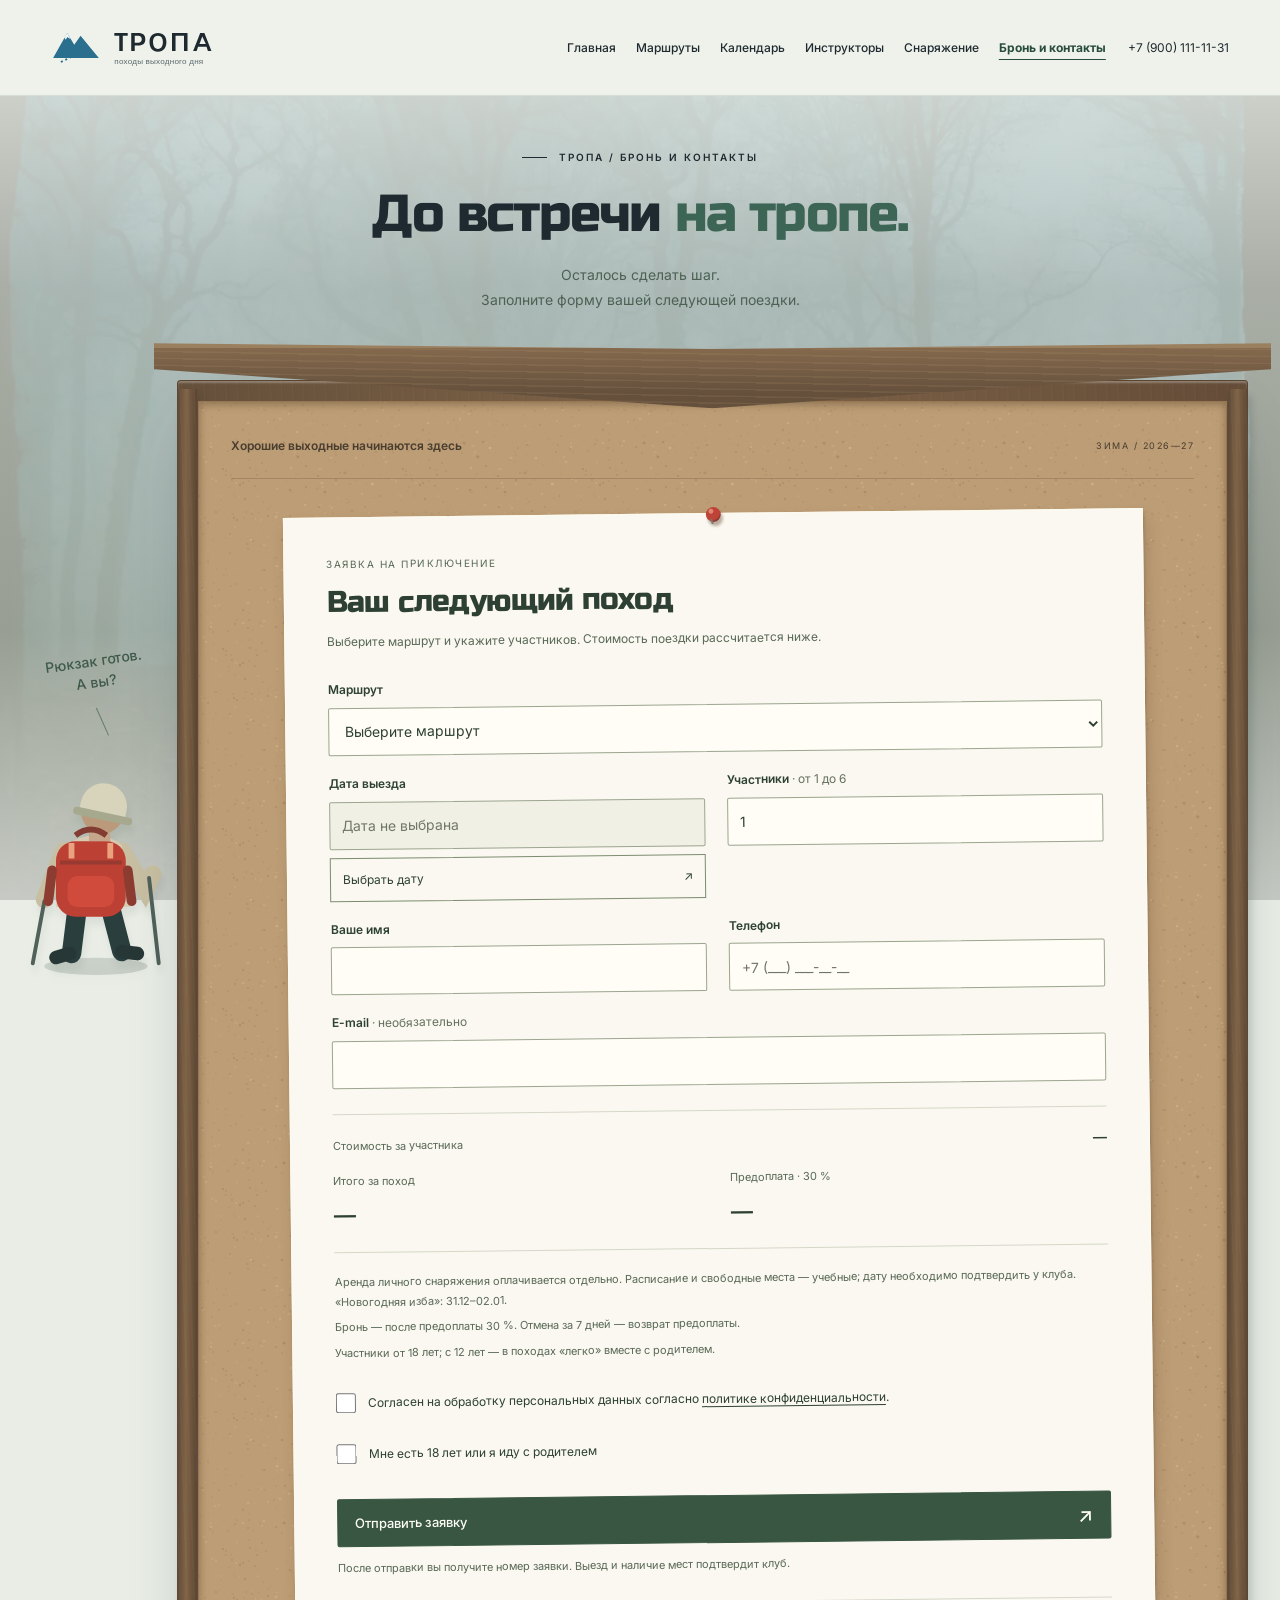
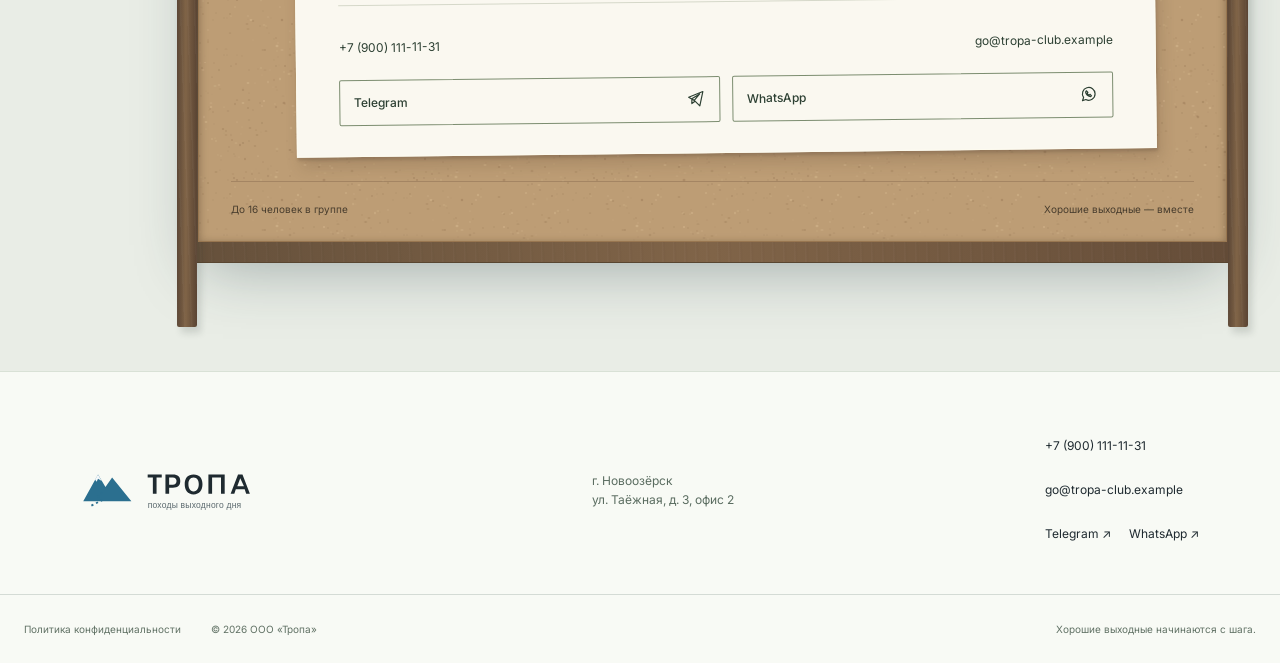
<file: contacts.html>
<!doctype html>
<html lang="ru">
<head>
  <!-- Google tag (gtag.js) -->
<script async src="https://www.googletagmanager.com/gtag/js?id=G-W8SQ3LHX0Z"></script>
<script>
  window.dataLayer = window.dataLayer || [];
  function gtag(){dataLayer.push(arguments);}
  gtag('js', new Date());

  gtag('config', 'G-W8SQ3LHX0Z');
</script>
  <meta charset="utf-8">
  <meta name="robots" content="noindex, nofollow">
  <meta name="viewport" content="width=device-width, initial-scale=1">
  <meta name="theme-color" content="#e9ede6">
  <title>Бронь и контакты — турклуб «Тропа»</title>
  <meta name="description" content="Выберите зимний маршрут турклуба «Тропа», укажите дату и участников, рассчитайте стоимость и свяжитесь с клубом.">
  <meta property="og:type" content="website">
  <meta property="og:locale" content="ru_RU">
  <meta property="og:title" content="Бронь и контакты — «Тропа»">
  <meta property="og:description" content="Ваша следующая поездка начинается здесь. Форма бронирования и контакты турклуба «Тропа».">
  <meta property="og:image" content="img/trips/og-trips.jpg">
  <meta property="og:image:width" content="1200">
  <meta property="og:image:height" content="630">
  <meta property="og:image:alt" content="Пробковая доска с зимними маршрутами турклуба «Тропа»">
  <link rel="icon" type="image/svg+xml" href="img/favicon.svg">
  <!-- Стили контактов встроены, чтобы не ждать четырёх CSS-запросов.
       При правках общих css/styles.css, css/trips.css, css/site.css
       или формы css/contracts.css синхронизируйте соответствующие правила здесь. -->
  <link rel="preload" href="fonts/RussoOne-Regular.woff2" as="font" type="font/woff2" crossorigin>
  <link rel="preload" href="fonts/Inter-Variable.woff2" as="font" type="font/woff2" crossorigin>
  <style>
/* css/styles.css: только стили этой страницы. */
@font-face { font-family: Inter; src: url("fonts/Inter-Variable.woff2") format("woff2"); font-style: normal; font-weight: 100 900; font-display: swap; }

@font-face { font-family: "Russo One"; src: url("fonts/RussoOne-Regular.woff2") format("woff2"); font-style: normal; font-weight: 400; font-display: swap; }

:root { --ink: #1f2a30; --muted: #53655f; --blue: #2b6f8f; --paper: #f4f8fa; --red: #b83e32; --line: rgba(40,67,55,.17); --heading: "Russo One",Arial,sans-serif; --body: Inter,Arial,sans-serif; }

* { box-sizing: border-box; }

html { scroll-behavior: smooth; scroll-padding-top: 36px; }

body { margin: 0; background: #eef2ec; color: var(--ink); font-family: var(--body); font-size: 15px; line-height: 1.65; -webkit-font-smoothing: antialiased; }

a { color: inherit; text-decoration: none; }

a:focus-visible { outline: 3px solid var(--blue); outline-offset: 5px; border-radius: 3px; }

::selection { background: #bdd6cc; color: #172e29; }

img,svg { vertical-align: middle; }

button,a { -webkit-tap-highlight-color: transparent; }

.skip-link { position: fixed; left: 16px; top: 12px; z-index: 30; padding: 12px 20px; background: #fff; transform: translateY(-160%); }

.skip-link:focus { transform: translateY(0); }

.site-header { position: absolute; top: 0; left: 0; width: 100%; height: 116px; z-index: 5; padding: 22px 4.5%; display: flex; align-items: center; justify-content: space-between; gap: 30px; }

.brand { display: inline-flex; align-items: center; min-height: 44px; flex: none; }

.brand img { width: 218px; height: auto; }

.main-nav { display: flex; gap: 34px; margin-left: auto; margin-right: 7%; }

.main-nav a { display: flex; align-items: center; gap: 12px; min-height: 44px; font-size: 13px; font-weight: 500; transition: color .2s; }

.main-nav a:hover,.footer-contacts a:hover,.footer-bottom a:hover { color: var(--blue); }

.eyebrow { display: flex; align-items: center; gap: 12px; margin: 0 0 28px; font-size: 10px; font-weight: 600; letter-spacing: 1.8px; text-transform: uppercase; }

.small-rule { width: 25px; height: 1px; background: currentColor; flex: none; }

h1,h2,h3,p { margin-top: 0; }

h1,h2 { font-family: var(--heading); font-weight: 400; letter-spacing: -1.8px; line-height: 1.13; }

h1 { font-size: clamp(52px,6.1vw,96px); margin-bottom: 30px; }

h1 span { color: #3d6556; }

.site-footer { position: relative; z-index: 2; background: #f8faf5; border-top: 1px solid #d9e1d6; }

.footer-main { display: flex; justify-content: space-between; align-items: center; gap: 32px; padding: 52px 6.3% 38px; }

.footer-brand img { width: 200px; }

.footer-address { margin: 0; color: #5a6c60; font-size: 12px; }

.footer-contacts { display: flex; flex-direction: column; align-items: flex-start; font-size: 12px; }

.footer-contacts a { min-height: 44px; display: flex; align-items: center; }

.footer-bottom { display: flex; align-items: center; gap: 30px; border-top: 1px solid var(--line); padding: 12px 24px; font-size: 10px; color: #607164; }

.footer-bottom>a { display: flex; align-items: center; min-height: 44px; }

.footer-motto { margin-left: auto; }

@media (max-width:1100px) {
.main-nav { margin: 0; gap: 25px; }

.site-header { padding-left: 4%; padding-right: 4%; }
}

@media (max-width:760px) {
html { scroll-padding-top: 20px; }

.site-header { height: 90px; padding: 18px 22px; gap: 15px; }

.brand img { width: 180px; }

.main-nav { gap: 0; }

.main-nav a { font-size: 11px; }

.main-nav a:not(.nav-routes) { display: none; }

h1 { font-size: clamp(43px,8.2vw,60px); letter-spacing: -1.5px; margin-bottom: 22px; }

.footer-main { padding: 36px 25px; display: grid; grid-template-columns: 1fr; gap: 24px; }

.footer-brand img { width: 180px; }

.footer-address { font-size: 11px; }

.footer-contacts { font-size: 12px; }

.footer-bottom { padding: 12px 24px 20px; gap: 5px; flex-wrap: wrap; }

.footer-bottom>a { width: 100%; font-size: 10px; }

.footer-bottom>span { font-size: 9px; }

.footer-motto { display: none; }
}

@media (max-width:380px) {
.site-header { padding-left: 18px; padding-right: 18px; }

.brand img { width: 160px; }

.eyebrow { letter-spacing: 1.2px; }
}

@media (prefers-reduced-motion:reduce) {
html { scroll-behavior: auto; }

*,*:before,*:after { animation: none!important; transition: none!important; }
}

@media print {
.site-header { position: relative; }

.skip-link { display: none; }

h1 { font-size: 40px; }

.footer-main { padding: 25px; }
}

/* css/trips.css: только стили этой страницы. */
.trips-page { --body: Inter,Arial,sans-serif; --heading: "Russo One",Arial,sans-serif; background: #e9ede6; font-family: var(--body); }

.trips-main { position: relative; isolation: isolate; padding: 53px 32px 43px; overflow: clip; }

.trips-forest { position: fixed; inset: 0; z-index: -1; background: linear-gradient(#eef2ebed 0%,#e3e9debe 32%,#dce5d5b0 70%,#e9ede6d9 100%),url("img/trips/forest.webp") center / cover no-repeat; }

.trips-intro { max-width: 840px; margin: 0 auto 68px; text-align: center; }

.trips-intro .eyebrow { justify-content: center; font-size: 10px; letter-spacing: 2px; margin-bottom: 19px; }

.trips-intro h1 { font-size: clamp(37px,4.1vw,61px); letter-spacing: -1.8px; margin-bottom: 18px; }

.trips-intro h1 span { color: #3d6556; }

.trips-intro>p:last-child { color: #4c6154; font-size: 14px; line-height: 1.8; margin: 0; }

.trips-scene { position: relative; max-width: 1420px; margin: 0 auto; padding-left: 145px; padding-bottom: 65px; }

.board-companion { position: absolute; left: -4px; top: 270px; width: 140px; text-align: center; }

.companion-note { display: block; transform: rotate(-8deg); color: #3e5949; font-size: 14px; line-height: 1.5; font-weight: 500; margin-bottom: 15px; }

.companion-note:after { content: ""; display: block; width: 1px; height: 30px; background: #617c67; transform: rotate(-16deg); margin: 15px auto 0; }

.board-hiker { width: 140px; height: auto; filter: drop-shadow(2px 8px 3px #38534115); }

.route-board { position: relative; padding: 20px; background: repeating-linear-gradient(88deg,#ffffff05 0 1px,#00000004 2px 3px,transparent 4px 11px),linear-gradient(90deg,#65503b,#806448 50%,#644c38); border: 1px solid #594631; border-radius: 3px; box-shadow: 0 28px 60px -25px #233a4060,0 2px 2px #fff4 inset; isolation: isolate; }

.board-roof { position: absolute; left: -24px; right: -24px; top: -38px; height: 65px; z-index: 2; background: repeating-linear-gradient(1deg,#c8a78020 0 1px,transparent 2px 7px),linear-gradient(#84694d,#65503c 75%); clip-path: polygon(0 0,50% 9%,100% 0,100% 40%,50% 100%,0 40%); filter: drop-shadow(0 5px 2px #35291f50); border-top: 5px solid #9b8060; }

.board-post { position: absolute; top: 8px; bottom: -65px; width: 20px; background: repeating-linear-gradient(88deg,#ffffff07 0 1px,transparent 2px 7px),linear-gradient(90deg,#5c4736,#806447 44%,#5a4433); z-index: -1; border-radius: 2px; box-shadow: 4px 6px 7px #24322726; }

.board-post-left { left: -1px; }

.board-post-right { right: -1px; }

.board-cork { background-color: #bd9d75; background-image: url("img/trips/cork.svg"); padding: 34px 32px 24px; box-shadow: inset 0 2px 9px #38291865; border: 1px solid #987650; }

.board-heading { display: flex; justify-content: space-between; gap: 20px; align-items: center; padding-bottom: 22px; border-bottom: 1px solid #634a3347; color: #483d2f; }

.board-caption { font-size: 12px; font-weight: 600; }

.board-season { font-size: 9px; letter-spacing: 1.5px; white-space: nowrap; }

.trips-page button:focus-visible,.trips-page select:focus-visible { outline: 3px solid #235a78; outline-offset: 4px; }

.paper-pin { position: absolute; top: -7px; left: calc(50% - 7px); width: 15px; height: 15px; border-radius: 50%; background: radial-gradient(circle at 34% 28%,#e48474 0 13%,#bd4436 20% 58%,#813126 78%); box-shadow: 2px 4px 3px #55382265; z-index: 1; }

.paper-pin:after { content: ""; position: absolute; left: 5px; top: 12px; width: 2px; height: 5px; background: #7e7870; transform: rotate(-22deg); z-index: -1; }

.board-bottom { display: flex; justify-content: space-between; gap: 18px; border-top: 1px solid #634a3347; padding-top: 19px; margin-top: 12px; color: #473c2d; font-size: 10px; }

.trips-page [hidden] { display: none!important; }

@media (min-width:1500px) {
.trips-scene { padding-left: 170px; }

.board-companion { width: 155px; }

.board-hiker { width: 155px; }

.board-cork { padding: 40px 43px 28px; }
}

@media (max-width:1099px) {
.trips-scene { padding-left: 100px; }

.board-companion { left: -6px; width: 96px; top: 280px; }

.board-hiker { width: 96px; }

.companion-note { font-size: 12px; }

.board-cork { padding: 32px 27px 22px; }

.board-heading { align-items: start; }

.board-caption { max-width: 215px; line-height: 1.5; }
}

@media (max-width:800px) {
.trips-main { padding-left: 22px; padding-right: 22px; }

.trips-scene { padding-left: 78px; }

.board-companion { width: 77px; left: -10px; }

.board-hiker { width: 77px; }

.companion-note { font-size: 10px; }

.route-board { padding: 14px; }

.board-roof { left: -16px; right: -16px; }

.board-post { width: 15px; }

.board-cork { padding: 30px 21px 23px; }
}

@media (max-width:620px) {
.trips-main { padding: 37px 20px 30px; }

.trips-intro { margin-bottom: 145px; }

.trips-intro .eyebrow { font-size: 8px; letter-spacing: 1.4px; margin-bottom: 19px; }

.trips-intro h1 { font-size: 37px; letter-spacing: -1.2px; margin-bottom: 17px; }

.trips-intro>p:last-child { font-size: 12px; }

.trips-scene { padding-left: 0; padding-bottom: 52px; }

.board-companion { left: 13px; top: -124px; width: 100px; }

.board-hiker { display: block; width: 64px; height: 104px; }

.companion-note { position: absolute; left: 82px; top: 23px; white-space: nowrap; font-size: 12px; transform: rotate(-5deg); text-align: left; }

.companion-note:after { height: 18px; margin: 7px 0 0 12px; transform: rotate(35deg); }

.route-board { padding: 11px; border-radius: 2px; }

.board-roof { left: -10px; right: -10px; top: -25px; height: 43px; border-top-width: 3px; }

.board-post { bottom: -50px; width: 12px; }

.board-cork { padding: 27px 20px 20px; }

.board-heading { display: block; padding-bottom: 16px; }

.board-caption { display: block; font-size: 11px; max-width: none; }

.board-season { display: block; font-size: 8px; margin-top: 8px; }

.board-bottom { display: block; font-size: 10px; line-height: 1.7; margin-top: 15px; }

.board-bottom span { display: block; }

.board-bottom span+span { margin-top: 7px; }
}

@media print {
.trips-forest,.board-companion,.board-roof,.board-post,.paper-pin { display: none!important; }

.trips-main,.trips-scene,.route-board,.board-cork { padding: 0; background: none; box-shadow: none; border: 0; }

.trips-intro { margin: 20px 0; }
}

/* css/contracts.css: только стили этой страницы. */
.booking-paper { position: relative; max-width: 860px; margin: 34px auto 28px; padding: 38px 42px 30px; background: #faf8f0; border: 1px solid #fdfbef; box-shadow: 1px 3px 3px #3c2d2630,4px 10px 15px #4e37252e; transform: rotate(-.65deg); transform-origin: 50% 14px; color: #2d4033; }

.booking-kicker { font-size: 10px; letter-spacing: 1.5px; text-transform: uppercase; color: #596957; margin: 0 0 13px; }

.booking-paper h2 { font-size: 30px; letter-spacing: -.8px; margin: 0 0 12px; }

.booking-lead { font-size: 12px; line-height: 1.8; color: #596957; margin-bottom: 27px; }

.booking-grid { display: grid; grid-template-columns: 1fr 1fr; gap: 18px 22px; }

.booking-field { min-width: 0; }

.booking-wide { grid-column: 1/-1; }

.booking-field label { display: block; font-size: 12px; font-weight: 600; margin-bottom: 8px; }

.booking-field label span { font-weight: 400; color: #65715f; }

.booking-field input,.booking-field select { display: block; width: 100%; min-width: 0; min-height: 48px; padding: 11px 12px; border: 1px solid #9ca58f; border-radius: 2px; background: #fffdf6; color: #2d4033; font: 400 14px var(--body); }

.booking-field input::placeholder { color: #707768; opacity: 1; }

.booking-field select { cursor: pointer; text-overflow: ellipsis; }

.booking-field input:focus-visible,.booking-field select:focus-visible,.booking-check input:focus-visible { outline: 3px solid #235a78; outline-offset: 3px; }

.booking-field [aria-invalid="true"] { border-color: #a33c30; }

.field-error { font-size: 11px; line-height: 1.6; color: #a13529; margin: 6px 0 0; }

.field-error:empty { display: none; }

.booking-total { margin: 25px 0 19px; padding: 18px 0; border-top: 1px solid #d5d8c9; border-bottom: 1px solid #d5d8c9; display: grid; grid-template-columns: 1fr 1fr; gap: 16px 20px; }

.booking-total div { min-width: 0; }

.booking-total dt { font-size: 11px; color: #596957; margin-bottom: 7px; }

.booking-total dd { margin: 0; font-size: 22px; font-weight: 600; letter-spacing: -.5px; }

.booking-total .booking-unit { grid-column: 1/-1; display: flex; justify-content: space-between; gap: 14px; align-items: baseline; }

.booking-unit dt { margin: 0; }

.booking-unit dd { font-size: 14px; letter-spacing: 0; }

.booking-terms { font-size: 11px; line-height: 1.85; color: #596957; margin-bottom: 18px; }

.booking-terms p { margin: 0 0 5px; }

.booking-check { display: flex; align-items: center; gap: 12px; min-height: 44px; font-size: 12px; line-height: 1.7; cursor: pointer; }

.booking-check input { flex: none; width: 20px; height: 20px; margin: 0; accent-color: #385641; }

.booking-check a { text-decoration: underline; text-underline-offset: 3px; }

.booking-consents { display: grid; gap: 7px; margin-bottom: 23px; }

.booking-submit { width: 100%; min-height: 48px; display: flex; align-items: center; justify-content: space-between; gap: 15px; padding: 12px 17px; border: 1px solid #385641; border-radius: 2px; background: #385641; color: #fffdf6; font: 500 13px var(--body); cursor: pointer; }

.booking-submit:hover { background: #294531; }

.booking-submit:disabled { opacity: .6; cursor: default; }

.booking-submit span { font-size: 20px; line-height: 1; }

.booking-notice,.booking-status { font-size: 11px; line-height: 1.8; color: #596957; margin: 12px 0 0; }

.booking-status:empty { display: none; }

.booking-status:not(:empty) { padding: 12px; background: #e9eddf; color: #2d4033; border-left: 2px solid #607951; }

.booking-contacts { border-top: 1px solid #d5d8c9; margin-top: 26px; padding-top: 20px; }

.booking-contact-links { display: flex; flex-wrap: wrap; justify-content: space-between; gap: 0 20px; margin-bottom: 10px; }

.booking-contact-links a { display: inline-flex; align-items: center; min-height: 44px; font-size: 12px; overflow-wrap: anywhere; }

.booking-messengers { display: grid; grid-template-columns: 1fr 1fr; gap: 12px; }

.booking-messengers a { display: flex; align-items: center; justify-content: space-between; gap: 12px; min-height: 46px; padding: 10px 14px; border: 1px solid #7c8d70; border-radius: 2px; font-size: 12px; font-weight: 500; }

.booking-messengers a:hover { background: #e9eddf; }

.booking-messengers svg { width: 19px; height: 19px; flex: none; fill: none; stroke: currentColor; stroke-width: 1.5; stroke-linejoin: round; stroke-linecap: round; }

.contracts-page .board-bottom { margin-top: 0; }

@media (max-width:1099px) {
.booking-paper { padding: 32px 25px 25px; }

.booking-grid { gap: 18px 16px; }
}

@media (max-width:800px) {
.booking-grid { grid-template-columns: 1fr; }

.booking-paper { padding: 29px 22px 23px; }

.booking-paper h2 { font-size: 27px; }
}

@media (max-width:620px) {
.contracts-page .board-cork { padding: 25px 10px 18px; }

.booking-paper { margin: 26px auto 22px; padding: 27px 15px 20px; transform: rotate(-.2deg); }

.booking-paper h2 { font-size: 26px; }

.booking-lead { margin-bottom: 22px; }

.booking-field input,.booking-field select { font-size: 16px; padding-left: 9px; padding-right: 9px; }

.booking-total { gap: 17px 12px; }

.booking-total dd { font-size: 20px; }

.booking-unit dd { font-size: 13px; }

.booking-check { align-items: flex-start; padding: 8px 0; }

.booking-check input { margin-top: 3px; }

.booking-messengers { grid-template-columns: 1fr; gap: 10px; }

.booking-contact-links { display: block; }

.booking-contact-links a { display: flex; font-size: 11px; }
}

@media print {
.booking-paper { transform: none; box-shadow: none; border: 1px solid #999; }

.booking-submit,.booking-notice,.booking-status { display: none; }

.booking-paper { max-width: none; margin: 20px 0; }
}

.choose-date { display: flex; justify-content: space-between; align-items: center; min-height: 44px; margin-top: 8px; padding: 8px 12px; border: 1px solid #7c8d70; font-size: 12px; }

.choose-date:hover { background: #e9eddf; }

.booking-field input[readonly] { background: #f0f0e5; cursor: default; }

/* css/site.css: только стили этой страницы. */
.site-header.unified-header { position: relative; z-index: 20; min-height: 96px; height: auto; padding: 18px 4%; gap: 22px; background: #eff2eb; border-bottom: 1px solid #d6ded4; flex-wrap: wrap; }

.unified-header .brand img { width: 190px; height: auto; }

.unified-header .desktop-nav { display: flex; flex-wrap: wrap; gap: 6px 20px; margin: 0 0 0 auto; }

.unified-header .desktop-nav a { display: flex!important; font-size: 12px; min-height: 44px; align-items: center; }

.unified-header a[aria-current="page"] { color: #284c3e; font-weight: 700; text-decoration: underline; text-underline-offset: 7px; }

.header-phone { display: flex; align-items: center; min-height: 44px; font-size: 12px; white-space: nowrap; }

.mobile-menu { display: none; position: relative; }

.mobile-menu summary { cursor: pointer; min-height: 44px; min-width: 72px; display: flex; align-items: center; justify-content: center; gap: 8px; border: 1px solid #9aa99b; border-radius: 3px; font-size: 13px; list-style: none; }

.mobile-menu summary::-webkit-details-marker { display: none; }

.mobile-menu summary:after { content: "+"; font-size: 20px; }

.mobile-menu[open] summary:after { content: "−"; }

.mobile-nav { position: absolute; right: 0; top: 52px; width: 250px; max-width: calc(100vw - 40px); padding: 12px 18px; background: #fafbf5; border: 1px solid #bac8b7; box-shadow: 0 14px 25px #23372b26; border-radius: 3px; z-index: 30; }

.mobile-nav a { display: flex; align-items: center; min-height: 46px; padding: 5px 3px; font-size: 14px; }

.footer-socials { display: flex; gap: 18px; }

.footer-socials a { display: inline-flex; min-height: 44px; align-items: center; }

:is(a,button,input,select,summary):focus-visible { outline: 3px solid #2b6f8f; outline-offset: 4px; }

.skip-link:not(:focus) { clip-path: inset(50%); }

.site-footer .footer-bottom>a { display: inline-flex; align-items: center; min-height: 44px; }

.booking-check a { display: inline-flex; align-items: center; min-height: 44px; }

[hidden] { display: none!important; }

@media (max-width:1100px) {
.unified-header .desktop-nav,.unified-header>.header-phone { display: none; }

.mobile-menu { display: block; margin-left: auto; }

.site-header.unified-header { min-height: 86px; padding: 16px 24px; flex-wrap: nowrap; }

.unified-header .brand img { width: 180px; }
}

@media (max-width:620px) {
.site-header.unified-header { padding: 14px 20px; min-height: 78px; }

.unified-header .brand img { width: 165px; }
}

@media print {
.desktop-nav,.mobile-menu,.header-phone { display: none!important; }
}
  </style>
  <script src="js/schedule.js" defer></script>
  <script src="js/form.js" defer></script>
  <script src="js/analytics.js" defer></script>
</head>
<body class="trips-page contracts-page">
  <a class="skip-link" href="#main">Перейти к форме бронирования</a>
  <header class="site-header unified-header">
    <a class="brand" href="index.html" aria-label="Тропа — главная"><img src="img/logo.svg" width="270" height="62" alt="ТРОПА — походы выходного дня"></a>
    <nav class="main-nav desktop-nav" aria-label="Главная навигация"><a href="index.html">Главная</a><a href="trips.html">Маршруты</a><a href="calendar.html">Календарь</a><a href="guides.html">Инструкторы</a><a href="gear.html">Снаряжение</a><a href="contacts.html" aria-current="page">Бронь и контакты</a></nav>
    <a class="header-phone" href="tel:+79001111131" data-event="contact_click" data-contact-type="phone">+7 (900) 111-11-31</a>
    <details class="mobile-menu"><summary>Меню</summary><nav class="mobile-nav" aria-label="Мобильная навигация"><a href="index.html">Главная</a><a href="trips.html">Маршруты</a><a href="calendar.html">Календарь</a><a href="guides.html">Инструкторы</a><a href="gear.html">Снаряжение</a><a href="contacts.html" aria-current="page">Бронь и контакты</a><a href="tel:+79001111131" data-event="contact_click" data-contact-type="phone">+7 (900) 111-11-31</a></nav></details>
  </header>

  <main class="trips-main" id="main">
    <div class="trips-forest" aria-hidden="true"></div>
    <section class="trips-intro" aria-labelledby="trips-title">
      <p class="eyebrow"><span class="small-rule"></span> Тропа / Бронь и контакты</p>
      <h1 id="trips-title">До встречи <span>на тропе.</span></h1>
      <p>Осталось сделать шаг.<br>Заполните форму вашей следующей поездки.</p>
    </section>

    <div class="trips-scene">
      <div class="board-companion" aria-hidden="true">
        <span class="companion-note">Рюкзак готов.<br>А вы?</span>
        <svg class="board-hiker" viewBox="0 0 130 210" fill="none">
          <ellipse cx="63" cy="199" rx="48" ry="8" fill="#294236" opacity=".16"/>
          <g transform="translate(62 180) scale(1.8)">
            <path d="m-9-20-3 24" stroke="#293e3d" stroke-width="10" stroke-linecap="round"/>
            <path d="m-13 4-7 2" stroke="#263736" stroke-width="7" stroke-linecap="round"/>
            <path d="m8-20 6 23" stroke="#293e3d" stroke-width="10" stroke-linecap="round"/>
            <path d="m14 3 8 1" stroke="#263736" stroke-width="7" stroke-linecap="round"/>
            <path d="m-16-49-10 25m40-25 12 20 4-8" stroke="#c8bfa2" stroke-width="9" stroke-linecap="round"/>
            <path d="m-26-23-6 32m60-44 5 44" stroke="#50605a" stroke-width="2" stroke-linecap="round"/>
            <path d="M-15-52Q1-62 14-52l4 32h-38Z" fill="#d6cbb0"/>
            <path d="M-3-63v9H8v-9" fill="#c6a68a"/>
            <g transform="translate(4 -1) rotate(12 0 -68)">
              <circle cy="-68" r="11" fill="#bb997b"/>
              <path d="m10-70 3 4-3 2" fill="#bb997b"/>
              <path d="M-12-66v-5a12 12 0 0 1 24 0v5Z" fill="#d8d4bc"/>
              <path d="M-13-66h27" stroke="#a6a98d" stroke-width="4" stroke-linecap="round"/>
            </g>
            <path d="M-10-57q8-6 16 0" stroke="#823c32" stroke-width="3"/>
            <rect x="-20" y="-54" width="36" height="39" rx="10" fill="#bd4034"/>
            <path d="M-18-43h32" stroke="#983a31" stroke-width="2"/>
            <rect x="-14" y="-36" width="24" height="16" rx="5" fill="#d04b3c"/>
            <path d="M-12-53v8m20-8v8" stroke="#e9a17e" stroke-width="3"/>
            <path d="m-22-39-2 16m41-16 2 16" stroke="#8d3c32" stroke-width="5" stroke-linecap="round"/>
          </g>
        </svg>
      </div>

      <section class="route-board" aria-label="Доска бронирования похода">
        <div class="board-roof" aria-hidden="true"></div>
        <div class="board-post board-post-left" aria-hidden="true"></div>
        <div class="board-post board-post-right" aria-hidden="true"></div>
        <div class="board-cork">
          <div class="board-heading">
            <span class="board-caption">Хорошие выходные начинаются здесь</span>
            <span class="board-season">ЗИМА / 2026—27</span>
          </div>

          <article class="booking-paper" aria-labelledby="booking-title">
            <span class="paper-pin" aria-hidden="true"></span>
            <p class="booking-kicker">Заявка на приключение</p>
            <h2 id="booking-title">Ваш следующий поход</h2>
            <p class="booking-lead">Выберите маршрут и укажите участников. Стоимость поездки рассчитается ниже.</p>
            <form id="booking-form" data-endpoint="https://script.google.com/macros/s/AKfycbwMFbWMKJKJmgEMieL2FwwsRsB0pVavemJStPHGGHzWNslvFrZjk2Gpvl0XdTlqrTuo/exec" novalidate autocomplete="off">
              <!-- Первый submit отключён: Enter не отправит данные даже без JavaScript. -->
              <button type="submit" disabled hidden aria-hidden="true">Отправить</button>
              <input type="hidden" name="request_id">
              <input type="hidden" name="utm_source">
              <input type="hidden" name="utm_medium">
              <input type="hidden" name="utm_campaign">
              <input type="hidden" name="utm_content">
              <div class="booking-grid">
                <div class="booking-field booking-wide">
                  <label for="booking-trip">Маршрут</label>
                  <select id="booking-trip" name="trip_id" required data-validate aria-describedby="booking-trip-error">
                    <option value="">Выберите маршрут</option>
                    <option value="icefalls" data-price="3500">Ледяные водопады</option>
                    <option value="snowshoes" data-price="2900">Снегоступы для начинающих</option>
                    <option value="sunrise" data-price="3900">Рассвет на Седой горе</option>
                    <option value="plateau" data-price="7900">Снежное плато</option>
                    <option value="traverse" data-price="11500">Лыжный траверс</option>
                    <option value="newyear_hut" data-price="15900">Новогодняя изба</option>
                  </select>
                  <p class="field-error" id="booking-trip-error"></p>
                </div>
                <div class="booking-field">
                  <label for="booking-date">Дата выезда</label>
                  <input id="booking-date" name="trip_date" type="text" placeholder="Дата не выбрана" readonly required data-validate aria-describedby="booking-date-error">
                  <a class="choose-date" id="choose-date" href="calendar.html">Выбрать дату <span aria-hidden="true">↗</span></a>
                  <p class="booking-notice" id="draft-notice" role="status" hidden></p>
                  <p class="field-error" id="booking-date-error"></p>
                </div>
                <div class="booking-field">
                  <label for="booking-participants">Участники <span>· от 1 до 6</span></label>
                  <input id="booking-participants" name="participants" type="number" inputmode="numeric" min="1" max="6" step="1" value="1" required data-validate aria-describedby="booking-participants-error">
                  <p class="field-error" id="booking-participants-error"></p>
                </div>
                <div class="booking-field">
                  <label for="booking-name">Ваше имя</label>
                  <input id="booking-name" name="name" type="text" minlength="2" maxlength="60" required data-validate aria-describedby="booking-name-error">
                  <p class="field-error" id="booking-name-error"></p>
                </div>
                <div class="booking-field">
                  <label for="booking-phone">Телефон</label>
                  <input id="booking-phone" name="phone" type="tel" placeholder="+7 (___) ___-__-__" maxlength="30" required data-validate aria-describedby="booking-phone-error">
                  <p class="field-error" id="booking-phone-error"></p>
                </div>
                <div class="booking-field booking-wide">
                  <label for="booking-email">E-mail <span>· необязательно</span></label>
                  <input id="booking-email" name="email" type="email" maxlength="200" data-validate aria-describedby="booking-email-error">
                  <p class="field-error" id="booking-email-error"></p>
                </div>
              </div>
              <dl class="booking-total" aria-live="polite" aria-atomic="true">
                <div class="booking-unit"><dt>Стоимость за участника</dt><dd id="booking-price">—</dd></div>
                <div><dt>Итого за поход</dt><dd id="booking-sum">—</dd></div>
                <div><dt>Предоплата · 30 %</dt><dd id="booking-deposit">—</dd></div>
              </dl>
              <div class="booking-terms">
                <p>Аренда личного снаряжения оплачивается отдельно. Расписание и свободные места — учебные; дату необходимо подтвердить у клуба. «Новогодняя изба»: 31.12–02.01.</p>
                <p>Бронь — после предоплаты 30 %. Отмена за 7 дней — возврат предоплаты.</p>
                <p>Участники от 18 лет; с 12 лет — в походах «легко» вместе с родителем.</p>
              </div>
              <div class="booking-consents">
                <div>
                  <label class="booking-check" for="booking-consent"><input id="booking-consent" name="consent" type="checkbox" required data-validate aria-describedby="booking-consent-error"><span>Согласен на обработку персональных данных согласно <a href="privacy.html">политике конфиденциальности</a>.</span></label>
                  <p class="field-error" id="booking-consent-error"></p>
                </div>
                <div>
                  <label class="booking-check" for="booking-age"><input id="booking-age" name="age_consent" type="checkbox" required data-validate aria-describedby="booking-age-error"><span>Мне есть 18 лет или я иду с родителем</span></label>
                  <p class="field-error" id="booking-age-error"></p>
                </div>
              </div>
              <button class="booking-submit" id="booking-submit" data-event="cta_click" data-button-name="booking_submit" data-page-section="booking" type="button" disabled>Отправить заявку <span aria-hidden="true">↗</span></button>
              <p class="booking-notice">После отправки вы получите номер заявки. Выезд и наличие мест подтвердит клуб.</p>
              <p class="booking-status" id="booking-status" role="status" aria-live="polite" aria-atomic="true"></p>
              <noscript><p class="booking-notice">Для выбора даты, расчёта и проверки формы включите JavaScript. Расписание и контакты доступны в календаре; отправка отключена.</p></noscript>
            </form>
            <div class="booking-contacts" aria-label="Контакты клуба">
              <div class="booking-contact-links"><a href="tel:+79001111131" data-event="contact_click" data-contact-type="phone">+7 (900) 111-11-31</a><a href="mailto:go@tropa-club.example" data-event="contact_click" data-contact-type="email">go@tropa-club.example</a></div>
              <div class="booking-messengers">
                <a href="https://t.me/tropa_trips" target="_blank" rel="noopener noreferrer" aria-label="Telegram клуба — в новой вкладке" data-event="messenger_click" data-messenger="telegram">Telegram <svg aria-hidden="true" viewBox="0 0 24 24"><path d="m3 10 18-7-4 18-6-6-4 3v-6l10-6-7 8-7-4Z"/></svg></a>
                <a href="https://wa.me/79001111131" target="_blank" rel="noopener noreferrer" aria-label="WhatsApp клуба — в новой вкладке" data-event="messenger_click" data-messenger="whatsapp">WhatsApp <svg aria-hidden="true" viewBox="0 0 24 24"><path d="M20 11.5a8 8 0 0 1-11.8 7L4 20l1.4-4.1A8 8 0 1 1 20 11.5Z"/><path d="M9 7.5 8 9c.6 3.5 2.5 5.4 6 6l1.5-1-2-2-1 1c-1.4-.5-2-1.1-2.5-2.5l1-1-2-2Z"/></svg></a>
              </div>
            </div>
          </article>
          <div class="board-bottom"><span>До 16 человек в группе</span><span>Хорошие выходные — вместе</span></div>
        </div>
      </section>
    </div>
  </main>
  <footer class="site-footer">
    <div class="footer-main">
      <a class="brand footer-brand" href="index.html" aria-label="Тропа — главная"><img src="img/logo.svg" width="270" height="62" alt="ТРОПА — походы выходного дня" loading="lazy"></a>
      <p class="footer-address">г. Новоозёрск<br>ул. Таёжная, д. 3, офис 2</p>
      <div class="footer-contacts"><a href="tel:+79001111131" data-event="contact_click" data-contact-type="phone">+7 (900) 111-11-31</a><a href="mailto:go@tropa-club.example" data-event="contact_click" data-contact-type="email">go@tropa-club.example</a><div class="footer-socials"><a href="https://t.me/tropa_trips" target="_blank" rel="noopener noreferrer" data-event="messenger_click social_click" data-messenger="telegram" data-network="telegram" data-page-section="footer">Telegram ↗</a><a href="https://wa.me/79001111131" target="_blank" rel="noopener noreferrer" data-event="messenger_click social_click" data-messenger="whatsapp" data-network="whatsapp" data-page-section="footer">WhatsApp ↗</a></div></div>
    </div>
    <div class="footer-bottom"><a href="privacy.html">Политика конфиденциальности</a><span>© 2026 ООО «Тропа»</span><span class="footer-motto">Хорошие выходные начинаются с шага.</span></div>
  </footer>
</body>
</html>
</file>
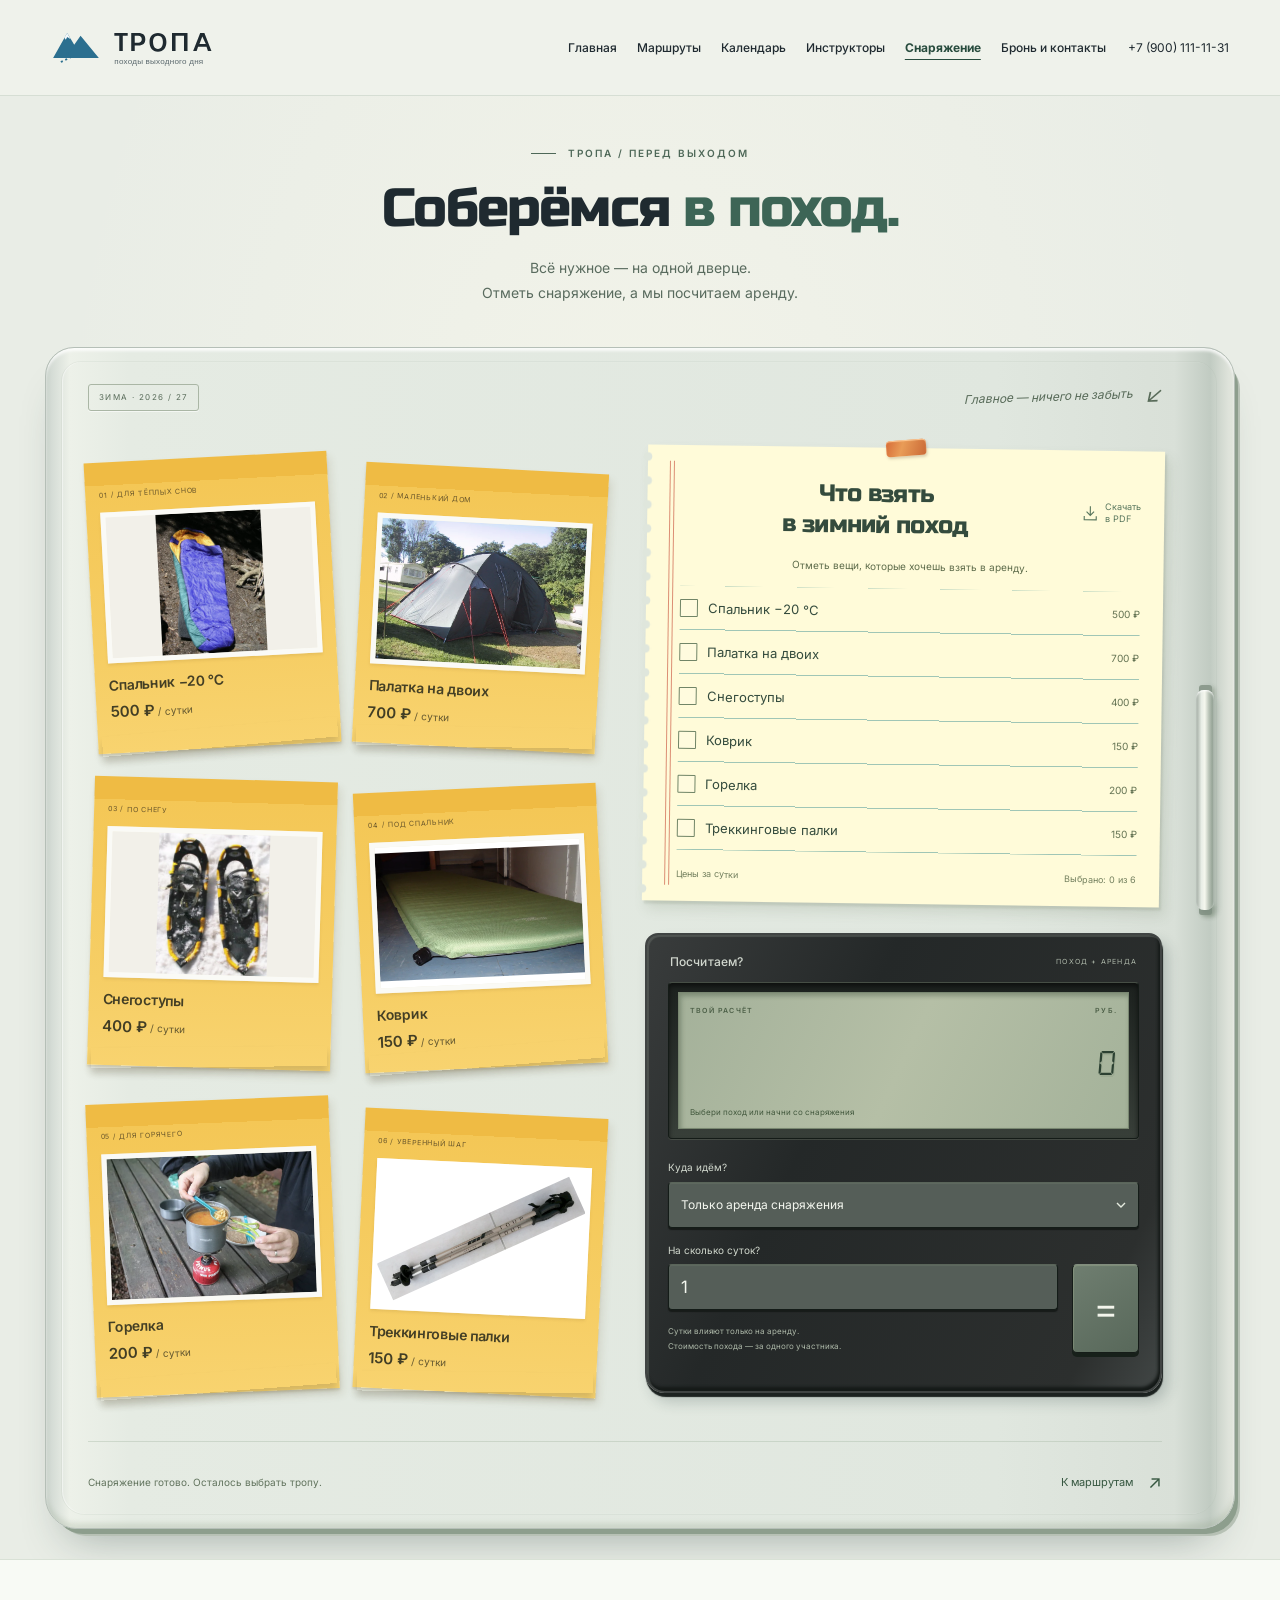
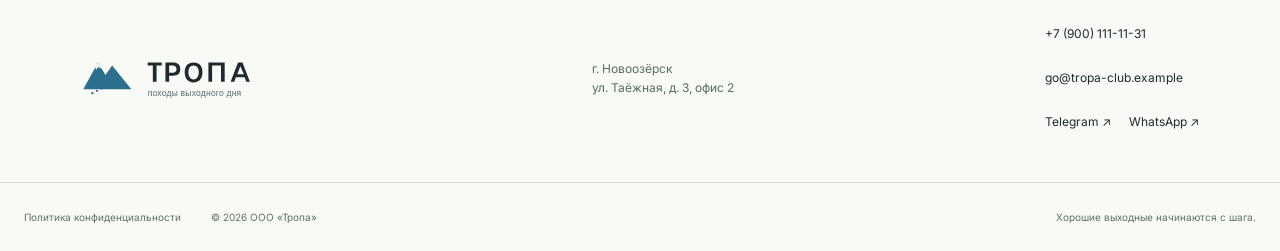
<file: gear.html>
<!doctype html>
<html lang="ru">
<head>
  <!-- Google tag (gtag.js) -->
<script async src="https://www.googletagmanager.com/gtag/js?id=G-W8SQ3LHX0Z"></script>
<script>
  window.dataLayer = window.dataLayer || [];
  function gtag(){dataLayer.push(arguments);}
  gtag('js', new Date());

  gtag('config', 'G-W8SQ3LHX0Z');
</script>
  <meta charset="utf-8">
  <meta name="robots" content="noindex, nofollow">
  <meta name="viewport" content="width=device-width, initial-scale=1">
  <meta name="theme-color" content="#e9ede6">
  <title>Снаряжение и калькулятор аренды — турклуб «Тропа»</title>
  <meta name="description" content="Собери снаряжение в зимний поход: список вещей, PDF для печати и расчёт аренды по суткам. Спальник, палатка, снегоступы и другие вещи в турклубе «Тропа».">
  <meta property="og:type" content="website">
  <meta property="og:locale" content="ru_RU">
  <meta property="og:title" content="Соберёмся в поход — снаряжение «Тропы»">
  <meta property="og:description" content="Шесть вещей для зимней тропы. Отметь нужное, рассчитай аренду и сохрани список в PDF.">
  <meta property="og:image" content="img/gear/og-gear.jpg">
  <meta property="og:image:width" content="1200">
  <meta property="og:image:height" content="630">
  <meta property="og:image:alt" content="Жёлтые записки со снаряжением и список для зимнего похода">
  <link rel="icon" type="image/svg+xml" href="img/favicon.svg">
  <link rel="preload" href="fonts/Inter-Variable.woff2" as="font" type="font/woff2" crossorigin>
  <link rel="preload" href="fonts/DSEG7Classic-Italic.woff2" as="font" type="font/woff2" crossorigin>
  <link rel="stylesheet" href="css/styles.css">
  <link rel="stylesheet" href="css/gear.css">
  <script src="js/schedule.js" defer></script>
  <script src="js/gear.js" defer></script>
  <link rel="stylesheet" href="css/site.css">
  <script src="js/analytics.js" defer></script>
  <script src="js/form.js" defer></script>
</head>
<body class="gear-page">
  <a class="skip-link" href="#main">Перейти к снаряжению</a>
  <header class="site-header unified-header">
    <a class="brand" href="index.html" aria-label="Тропа — главная"><img src="img/logo.svg" width="270" height="62" alt="ТРОПА — походы выходного дня"></a>
    <nav class="main-nav desktop-nav" aria-label="Главная навигация"><a href="index.html">Главная</a><a href="trips.html">Маршруты</a><a href="calendar.html">Календарь</a><a href="guides.html">Инструкторы</a><a href="gear.html" aria-current="page">Снаряжение</a><a href="contacts.html">Бронь и контакты</a></nav>
    <a class="header-phone" href="tel:+79001111131" data-event="contact_click" data-contact-type="phone">+7 (900) 111-11-31</a>
    <details class="mobile-menu"><summary>Меню</summary><nav class="mobile-nav" aria-label="Мобильная навигация"><a href="index.html">Главная</a><a href="trips.html">Маршруты</a><a href="calendar.html">Календарь</a><a href="guides.html">Инструкторы</a><a href="gear.html" aria-current="page">Снаряжение</a><a href="contacts.html">Бронь и контакты</a><a href="tel:+79001111131" data-event="contact_click" data-contact-type="phone">+7 (900) 111-11-31</a></nav></details>
  </header>

  <main id="main" class="gear-main">
    <div class="gear-intro">
      <p class="eyebrow"><span class="small-rule"></span> Тропа / Перед выходом</p>
      <h1>Соберёмся <span>в поход.</span></h1>
      <p>Всё нужное — на одной дверце.<br>Отметь снаряжение, а мы посчитаем аренду.</p>
    </div>

    <div class="fridge">
      <div class="fridge-handle" aria-hidden="true"></div>
      <div class="fridge-top"><span class="fridge-label">ЗИМА · 2026 / 27</span><span class="fridge-reminder">Главное — ничего не забыть <span aria-hidden="true">↙</span></span></div>
      <div class="fridge-content">
        <section class="gear-notes" aria-label="Снаряжение в аренду">
          <figure class="gear-note" data-note="sleeping-bag">
            <span class="note-number" aria-hidden="true">01 / ДЛЯ ТЁПЛЫХ СНОВ</span>
            <div class="note-photo"><img src="img/gear/sleeping-bag.webp" width="540" height="720" alt="Спальный мешок кокон синего цвета"></div>
            <figcaption><span class="note-title">Спальник −20 °C</span><span class="note-rate"><strong>500 ₽</strong> / сутки</span></figcaption>
          </figure>
          <figure class="gear-note" data-note="tent">
            <span class="note-number" aria-hidden="true">02 / МАЛЕНЬКИЙ ДОМ</span>
            <div class="note-photo"><img src="img/gear/tent.webp" width="720" height="540" alt="Купольная туристическая палатка на природе"></div>
            <figcaption><span class="note-title">Палатка на двоих</span><span class="note-rate"><strong>700 ₽</strong> / сутки</span></figcaption>
          </figure>
          <figure class="gear-note" data-note="snowshoes">
            <span class="note-number" aria-hidden="true">03 / ПО СНЕГУ</span>
            <div class="note-photo"><img src="img/gear/snowshoes.webp" width="469" height="599" alt="Пара снегоступов с креплениями" loading="lazy"></div>
            <figcaption><span class="note-title">Снегоступы</span><span class="note-rate"><strong>400 ₽</strong> / сутки</span></figcaption>
          </figure>
          <figure class="gear-note" data-note="mat">
            <span class="note-number" aria-hidden="true">04 / ПОД СПАЛЬНИК</span>
            <div class="note-photo"><img src="img/gear/mat.webp" width="720" height="450" alt="Самонадувающийся туристический коврик" loading="lazy"></div>
            <figcaption><span class="note-title">Коврик</span><span class="note-rate"><strong>150 ₽</strong> / сутки</span></figcaption>
          </figure>
          <figure class="gear-note" data-note="stove">
            <span class="note-number" aria-hidden="true">05 / ДЛЯ ГОРЯЧЕГО</span>
            <div class="note-photo"><img src="img/gear/stove.webp" width="720" height="480" alt="Туристическая газовая горелка с котелком" loading="lazy"></div>
            <figcaption><span class="note-title">Горелка</span><span class="note-rate"><strong>200 ₽</strong> / сутки</span></figcaption>
          </figure>
          <figure class="gear-note" data-note="poles">
            <span class="note-number" aria-hidden="true">06 / УВЕРЕННЫЙ ШАГ</span>
            <div class="note-photo"><img src="img/gear/poles.webp" width="720" height="139" alt="Пара сложенных треккинговых палок" loading="lazy"></div>
            <figcaption><span class="note-title">Треккинговые палки</span><span class="note-rate"><strong>150 ₽</strong> / сутки</span></figcaption>
          </figure>
        </section>

        <div class="gear-planner">
          <section class="checklist-paper" aria-labelledby="checklist-title">
            <span class="paper-magnet" aria-hidden="true"></span>
            <div class="checklist-heading">
              <h2 id="checklist-title">Что взять<br>в зимний поход</h2>
              <a class="pdf-download" href="files/gear-checklist.pdf" download="tropa-winter-checklist.pdf" aria-label="Скачать список снаряжения в PDF">
                <svg viewBox="0 0 24 24" aria-hidden="true"><path d="M12 3v12m-5-5 5 5 5-5M4 16v5h16v-5"/></svg><span>Скачать<br>в PDF</span>
              </a>
            </div>
            <p class="checklist-instruction" id="checklist-help">Отметь вещи, которые хочешь взять в аренду.</p>
            <fieldset class="checklist" aria-describedby="checklist-help">
              <legend class="sr-only">Выбор снаряжения</legend>
              <label class="checklist-row"><input type="checkbox" name="gear" value="sleeping-bag" data-rate="500"><span class="checklist-name">Спальник −20 °C</span><span class="checklist-price">500 ₽</span></label>
              <label class="checklist-row"><input type="checkbox" name="gear" value="tent" data-rate="700"><span class="checklist-name">Палатка на двоих</span><span class="checklist-price">700 ₽</span></label>
              <label class="checklist-row"><input type="checkbox" name="gear" value="snowshoes" data-rate="400"><span class="checklist-name">Снегоступы</span><span class="checklist-price">400 ₽</span></label>
              <label class="checklist-row"><input type="checkbox" name="gear" value="mat" data-rate="150"><span class="checklist-name">Коврик</span><span class="checklist-price">150 ₽</span></label>
              <label class="checklist-row"><input type="checkbox" name="gear" value="stove" data-rate="200"><span class="checklist-name">Горелка</span><span class="checklist-price">200 ₽</span></label>
              <label class="checklist-row"><input type="checkbox" name="gear" value="poles" data-rate="150"><span class="checklist-name">Треккинговые палки</span><span class="checklist-price">150 ₽</span></label>
            </fieldset>
            <div class="paper-bottom"><span>Цены за сутки</span><span id="gear-count">Выбрано: 0 из 6</span></div>
          </section>

          <section class="calculator" aria-labelledby="calculator-title">
            <div class="calculator-top"><h2 id="calculator-title">Посчитаем?</h2><span>ПОХОД + АРЕНДА</span></div>
            <div class="screen-bezel">
              <div class="calculator-screen" id="calculator-screen">
                <div class="screen-caption"><span id="screen-label">ТВОЙ РАСЧЁТ</span><span>РУБ.</span></div>
                <div class="screen-content">
                  <div class="promo" id="promo" hidden>
                    <span class="promo-label">ПРОМОКОД</span>
                    <div class="promo-box"><span id="promo-code">SNOW300</span><button type="button" id="copy-promo" aria-label="Скопировать промокод SNOW300"><svg viewBox="0 0 24 24" aria-hidden="true"><rect x="8" y="8" width="12" height="13" rx="1"/><path d="M16 8V3H3v13h5"/></svg></button></div>
                  </div>
                  <output class="screen-value" id="screen-value" aria-live="polite" aria-atomic="true">0</output>
                </div>
                <div class="screen-detail" id="screen-detail">Выбери поход или начни со снаряжения</div>
              </div>
            </div>
            <form id="rental-form" class="calculator-controls" novalidate>
              <div class="calculator-field trip-field"><label for="gear-trip">Куда идём?</label><select id="gear-trip" name="trip"><option value="">Только аренда снаряжения</option></select></div>
              <div class="calculator-field days-field"><label for="rental-days">На сколько суток?</label><input id="rental-days" name="days" type="number" min="1" step="1" value="1" inputmode="numeric" required aria-describedby="days-help calc-error"></div>
              <button class="equals-button" type="submit" aria-label="Рассчитать стоимость">=</button>
              <p class="calculator-hint" id="days-help">Сутки влияют только на аренду.<br>Стоимость похода — за одного участника.</p>
              <p class="calculator-error" id="calc-error" role="alert" hidden></p>
            </form>
            <p class="copy-status" id="copy-status" role="status"></p>
          </section>
          <noscript><p class="gear-noscript">Для расчёта аренды включи JavaScript. Список, тарифы и скачивание PDF доступны без него.</p></noscript>
        </div>
      </div>
      <div class="fridge-bottom"><span>Снаряжение готово. Осталось выбрать тропу.</span><a href="trips.html">К маршрутам <span aria-hidden="true">↗</span></a></div>
    </div>
  </main>
  <footer class="site-footer">
    <div class="footer-main">
      <a class="brand footer-brand" href="index.html" aria-label="Тропа — главная"><img src="img/logo.svg" width="270" height="62" alt="ТРОПА — походы выходного дня" loading="lazy"></a>
      <p class="footer-address">г. Новоозёрск<br>ул. Таёжная, д. 3, офис 2</p>
      <div class="footer-contacts"><a href="tel:+79001111131" data-event="contact_click" data-contact-type="phone">+7 (900) 111-11-31</a><a href="mailto:go@tropa-club.example" data-event="contact_click" data-contact-type="email">go@tropa-club.example</a><div class="footer-socials"><a href="https://t.me/tropa_trips" target="_blank" rel="noopener noreferrer" data-event="messenger_click social_click" data-messenger="telegram" data-network="telegram" data-page-section="footer">Telegram ↗</a><a href="https://wa.me/79001111131" target="_blank" rel="noopener noreferrer" data-event="messenger_click social_click" data-messenger="whatsapp" data-network="whatsapp" data-page-section="footer">WhatsApp ↗</a></div></div>
    </div>
    <div class="footer-bottom"><a href="privacy.html">Политика конфиденциальности</a><span>© 2026 ООО «Тропа»</span><span class="footer-motto">Хорошие выходные начинаются с шага.</span></div>
  </footer>
</body>
</html>
</file>
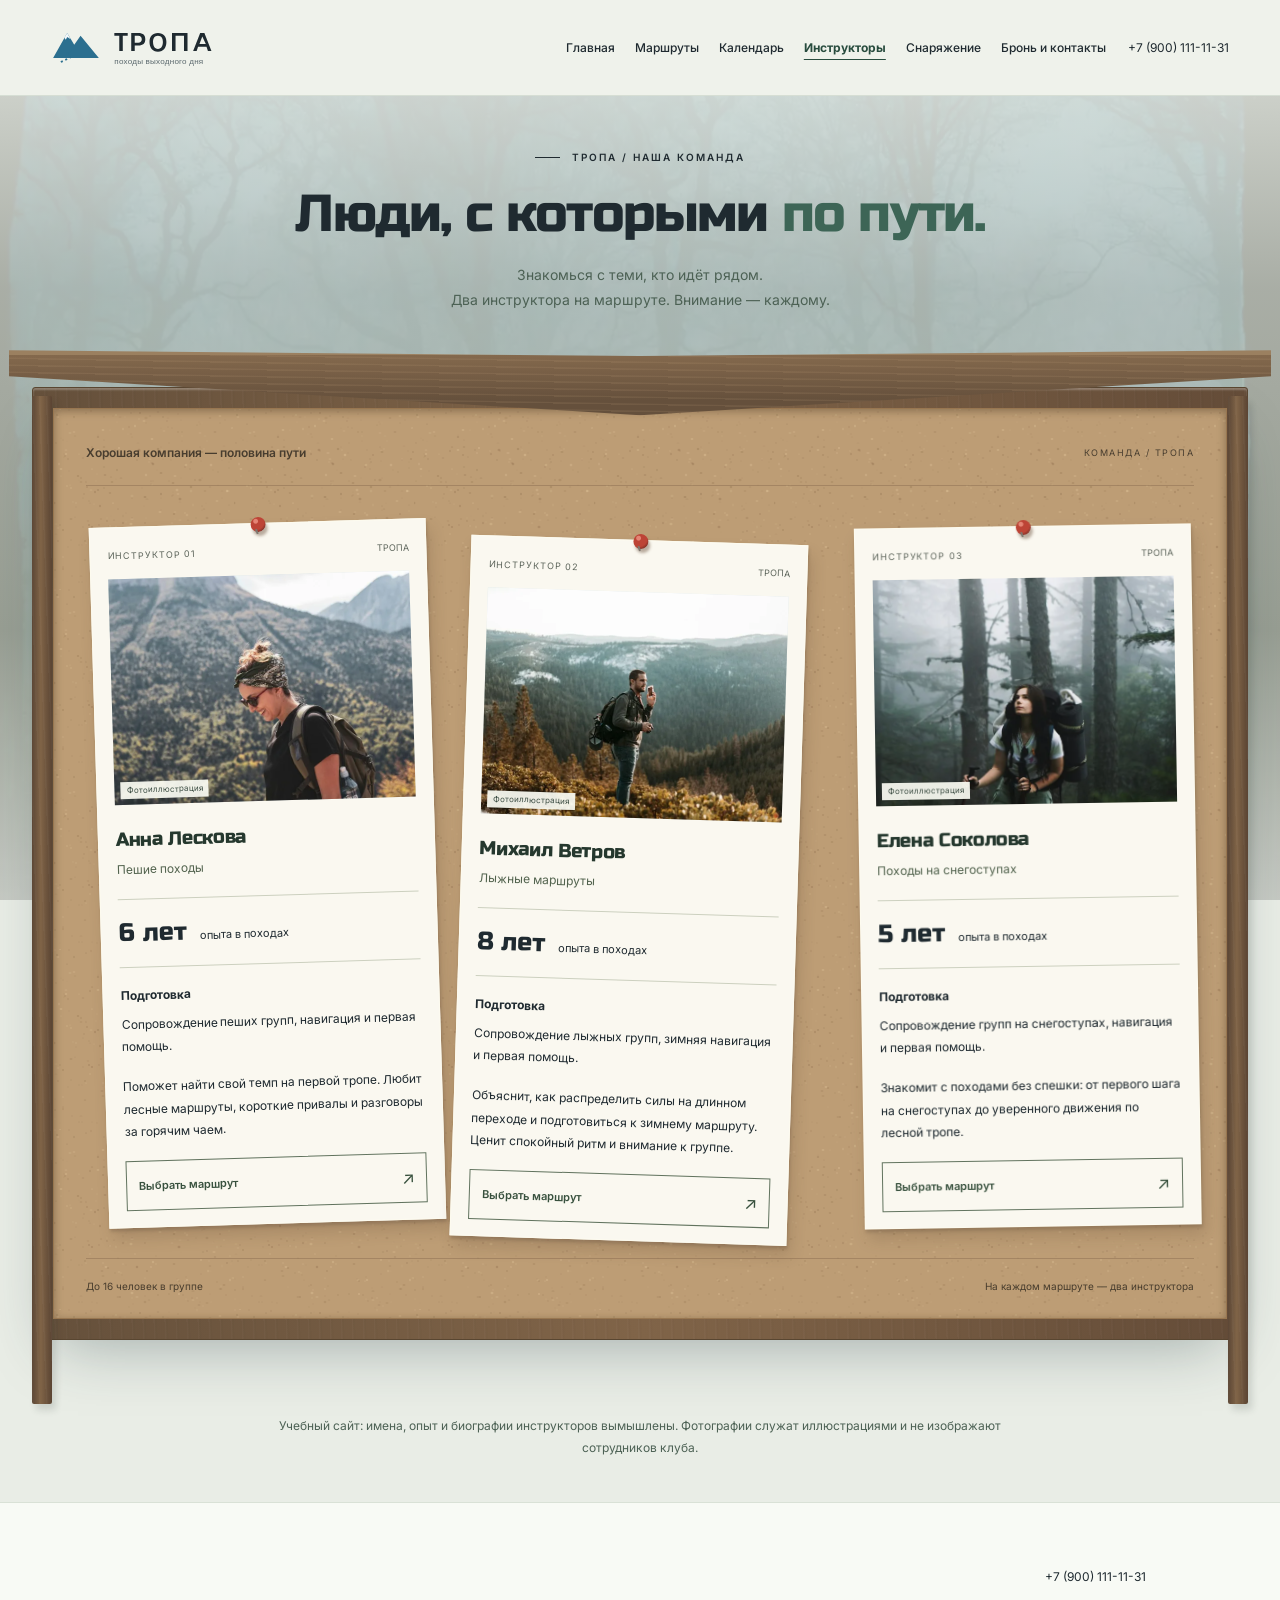
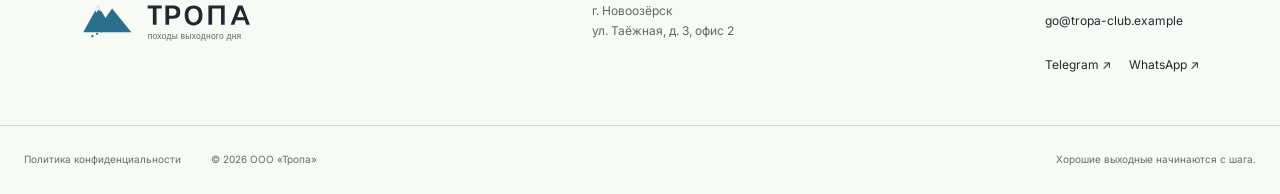
<file: guides.html>
<!doctype html>
<html lang="ru">
<head>
  <!-- Google tag (gtag.js) -->
<script async src="https://www.googletagmanager.com/gtag/js?id=G-W8SQ3LHX0Z"></script>
<script>
  window.dataLayer = window.dataLayer || [];
  function gtag(){dataLayer.push(arguments);}
  gtag('js', new Date());

  gtag('config', 'G-W8SQ3LHX0Z');
</script>
  <meta charset="utf-8">
  <meta name="robots" content="noindex, nofollow">
  <meta name="viewport" content="width=device-width, initial-scale=1">
  <meta name="theme-color" content="#e9ede6">
  <title>Инструкторы — турклуб «Тропа»</title>
  <meta name="description" content="Знакомься с командой «Тропы»: опыт, подготовка и любимые маршруты инструкторов. Три учебных профиля.">
  <meta property="og:type" content="website">
  <meta property="og:locale" content="ru_RU">
  <meta property="og:title" content="Инструкторы — турклуб «Тропа»">
  <meta property="og:description" content="Знакомься с командой «Тропы»: опыт, подготовка и любимые маршруты инструкторов. Три учебных профиля.">
  <meta property="og:image" content="img/guides/og-guides.jpg">
  <meta property="og:image:width" content="1200">
  <meta property="og:image:height" content="630">
  <meta property="og:image:alt" content="Инструкторы — турклуб «Тропа»">
  <link rel="icon" href="img/favicon.svg" type="image/svg+xml">
  <link rel="preload" href="fonts/Inter-Variable.woff2" as="font" type="font/woff2" crossorigin>
  <link rel="preload" href="fonts/RussoOne-Regular.woff2" as="font" type="font/woff2" crossorigin>
  <link rel="stylesheet" href="css/styles.css">
  <link rel="stylesheet" href="css/trips.css">
  <link rel="stylesheet" href="css/guides.css">
  <link rel="stylesheet" href="css/site.css">
  <script src="js/analytics.js" defer></script>
  <script src="js/form.js" defer></script>
</head>
<body class="trips-page guides-page">
  <a class="skip-link" href="#main">Перейти к инструкторам</a>
  <header class="site-header unified-header">
    <a class="brand" href="index.html" aria-label="Тропа — главная"><img src="img/logo.svg" width="270" height="62" alt="ТРОПА — походы выходного дня"></a>
    <nav class="main-nav desktop-nav" aria-label="Главная навигация"><a href="index.html">Главная</a><a href="trips.html">Маршруты</a><a href="calendar.html">Календарь</a><a href="guides.html" aria-current="page">Инструкторы</a><a href="gear.html">Снаряжение</a><a href="contacts.html">Бронь и контакты</a></nav>
    <a class="header-phone" href="tel:+79001111131" data-event="contact_click" data-contact-type="phone">+7 (900) 111-11-31</a>
    <details class="mobile-menu"><summary>Меню</summary><nav class="mobile-nav" aria-label="Мобильная навигация"><a href="index.html">Главная</a><a href="trips.html">Маршруты</a><a href="calendar.html">Календарь</a><a href="guides.html" aria-current="page">Инструкторы</a><a href="gear.html">Снаряжение</a><a href="contacts.html">Бронь и контакты</a><a href="tel:+79001111131" data-event="contact_click" data-contact-type="phone">+7 (900) 111-11-31</a></nav></details>
  </header>
  <main class="trips-main" id="main">
    <div class="trips-forest" aria-hidden="true"></div>
    <section class="trips-intro" aria-labelledby="guides-title">
      <p class="eyebrow"><span class="small-rule"></span> Тропа / Наша команда</p>
      <h1 id="guides-title">Люди, с которыми <span>по пути.</span></h1>
      <p>Знакомься с теми, кто идёт рядом.<br>Два инструктора на маршруте. Внимание — каждому.</p>
    </section>
    <div class="trips-scene">
      <section class="route-board" aria-label="Доска инструкторов">
        <div class="board-roof" aria-hidden="true"></div>
        <div class="board-post board-post-left" aria-hidden="true"></div><div class="board-post board-post-right" aria-hidden="true"></div>
        <div class="board-cork">
          <div class="board-heading"><span class="board-caption">Хорошая компания — половина пути</span><span class="board-season">КОМАНДА / ТРОПА</span></div>
          <div class="trip-papers guide-papers"><article class="trip-paper guide-paper" id="anna" data-event="guide_view" data-guide-id="anna" aria-labelledby="anna-name">
  <span class="paper-pin" aria-hidden="true"></span>
  <div class="paper-topline"><span>Инструктор 01</span><span>ТРОПА</span></div>
  <figure class="trip-photo"><img class="photo-anna" src="img/guides/anna.webp" width="800" height="600" alt="Туристка с рюкзаком на фоне гор; фотоиллюстрация" fetchpriority="high"><figcaption>Фотоиллюстрация</figcaption></figure>
  <h2 id="anna-name">Анна Лескова</h2><p class="guide-specialty">Пешие походы</p>
  <div class="guide-facts"><strong>6 лет</strong><span>опыта в походах</span></div>
  <h3>Подготовка</h3><p>Сопровождение пеших групп, навигация и первая помощь.</p><p>Поможет найти свой темп на первой тропе. Любит лесные маршруты, короткие привалы и разговоры за горячим чаем.</p>
  <a class="booking-placeholder" href="trips.html">Выбрать маршрут <span aria-hidden="true">↗</span></a>
</article><article class="trip-paper guide-paper" id="mikhail" data-event="guide_view" data-guide-id="mikhail" aria-labelledby="mikhail-name">
  <span class="paper-pin" aria-hidden="true"></span>
  <div class="paper-topline"><span>Инструктор 02</span><span>ТРОПА</span></div>
  <figure class="trip-photo"><img class="photo-mikhail" src="img/guides/mikhail.webp" width="800" height="600" alt="Турист с рюкзаком на фоне горного леса; фотоиллюстрация" loading="lazy" decoding="async"><figcaption>Фотоиллюстрация</figcaption></figure>
  <h2 id="mikhail-name">Михаил Ветров</h2><p class="guide-specialty">Лыжные маршруты</p>
  <div class="guide-facts"><strong>8 лет</strong><span>опыта в походах</span></div>
  <h3>Подготовка</h3><p>Сопровождение лыжных групп, зимняя навигация и первая помощь.</p><p>Объяснит, как распределить силы на длинном переходе и подготовиться к зимнему маршруту. Ценит спокойный ритм и внимание к группе.</p>
  <a class="booking-placeholder" href="trips.html">Выбрать маршрут <span aria-hidden="true">↗</span></a>
</article><article class="trip-paper guide-paper" id="elena" data-event="guide_view" data-guide-id="elena" aria-labelledby="elena-name">
  <span class="paper-pin" aria-hidden="true"></span>
  <div class="paper-topline"><span>Инструктор 03</span><span>ТРОПА</span></div>
  <figure class="trip-photo"><img class="photo-elena" src="img/guides/elena.webp" width="800" height="600" alt="Туристка с треккинговыми палками в лесу; фотоиллюстрация" loading="lazy" decoding="async"><figcaption>Фотоиллюстрация</figcaption></figure>
  <h2 id="elena-name">Елена Соколова</h2><p class="guide-specialty">Походы на снегоступах</p>
  <div class="guide-facts"><strong>5 лет</strong><span>опыта в походах</span></div>
  <h3>Подготовка</h3><p>Сопровождение групп на снегоступах, навигация и первая помощь.</p><p>Знакомит с походами без спешки: от первого шага на снегоступах до уверенного движения по лесной тропе.</p>
  <a class="booking-placeholder" href="trips.html">Выбрать маршрут <span aria-hidden="true">↗</span></a>
</article></div>
          <div class="board-bottom"><span>До 16 человек в группе</span><span>На каждом маршруте — два инструктора</span></div>
        </div>
      </section>
    </div>
    <p class="guide-footnote">Учебный сайт: имена, опыт и биографии инструкторов вымышлены. Фотографии служат иллюстрациями и не изображают сотрудников клуба.</p>
  </main>
  <footer class="site-footer">
    <div class="footer-main">
      <a class="brand footer-brand" href="index.html" aria-label="Тропа — главная"><img src="img/logo.svg" width="270" height="62" alt="ТРОПА — походы выходного дня" loading="lazy"></a>
      <p class="footer-address">г. Новоозёрск<br>ул. Таёжная, д. 3, офис 2</p>
      <div class="footer-contacts"><a href="tel:+79001111131" data-event="contact_click" data-contact-type="phone">+7 (900) 111-11-31</a><a href="mailto:go@tropa-club.example" data-event="contact_click" data-contact-type="email">go@tropa-club.example</a><div class="footer-socials"><a href="https://t.me/tropa_trips" target="_blank" rel="noopener noreferrer" data-event="messenger_click social_click" data-messenger="telegram" data-network="telegram" data-page-section="footer">Telegram ↗</a><a href="https://wa.me/79001111131" target="_blank" rel="noopener noreferrer" data-event="messenger_click social_click" data-messenger="whatsapp" data-network="whatsapp" data-page-section="footer">WhatsApp ↗</a></div></div>
    </div>
    <div class="footer-bottom"><a href="privacy.html">Политика конфиденциальности</a><span>© 2026 ООО «Тропа»</span><span class="footer-motto">Хорошие выходные начинаются с шага.</span></div>
  </footer>
</body>
</html>
</file>
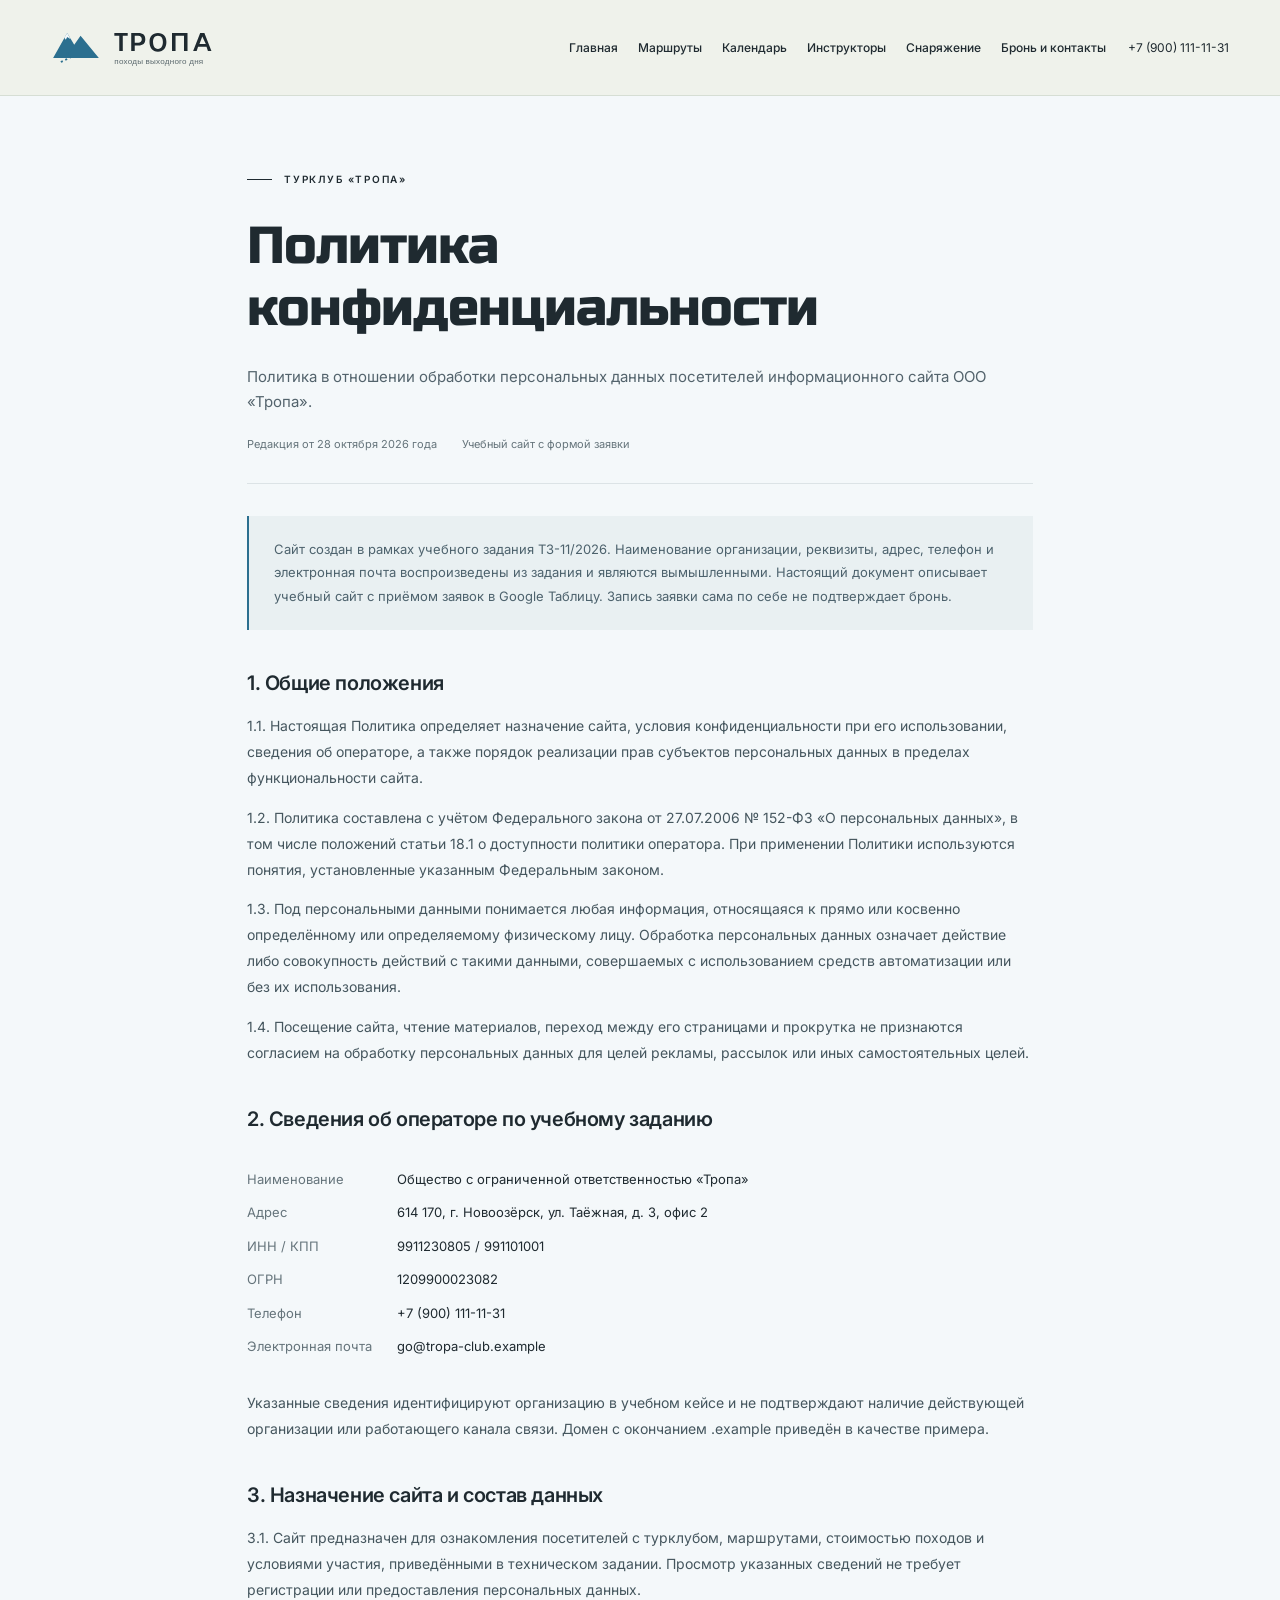
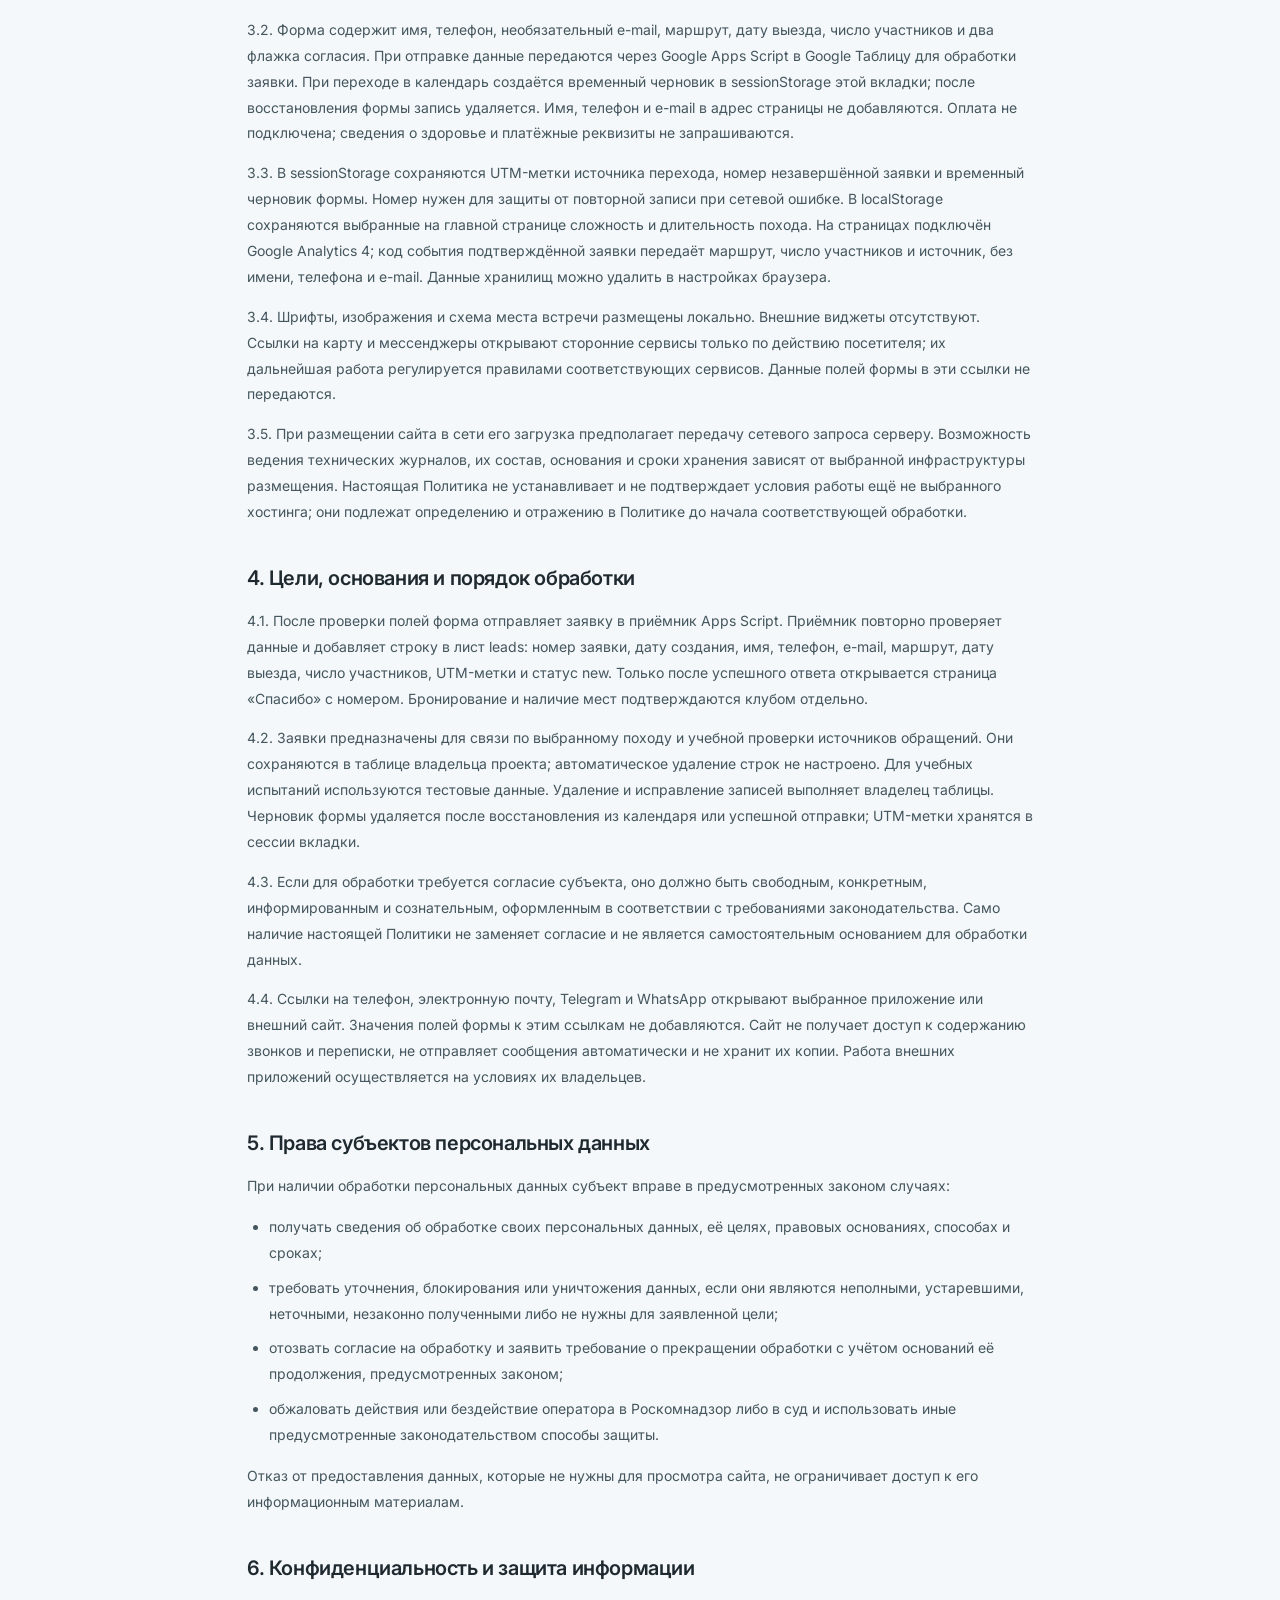
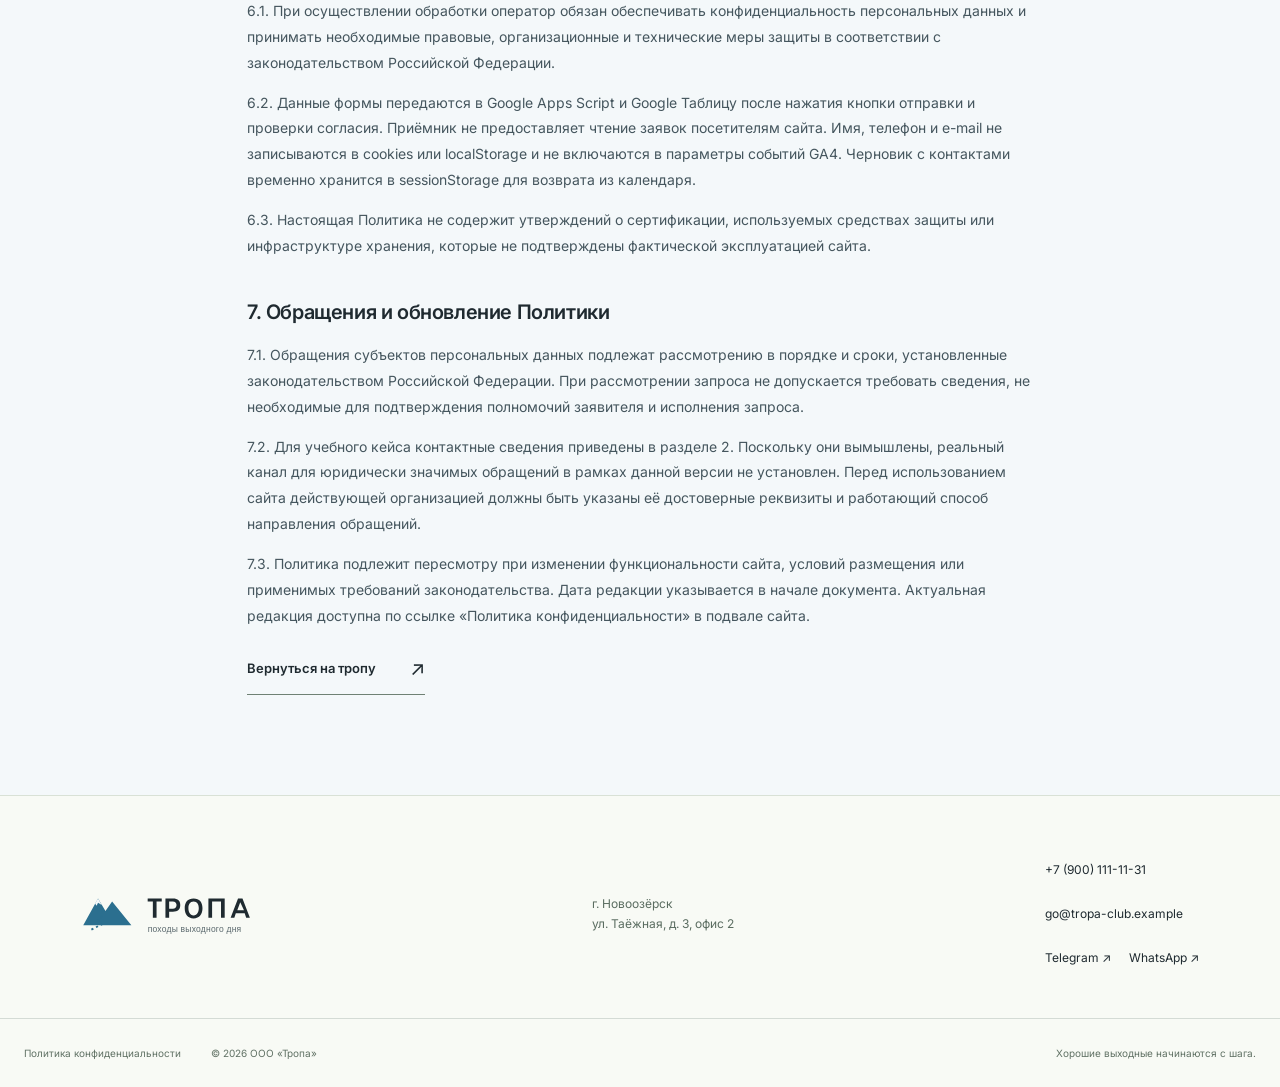
<file: privacy.html>
<!doctype html>
<html lang="ru">
<head>
  <!-- Google tag (gtag.js) -->
<script async src="https://www.googletagmanager.com/gtag/js?id=G-W8SQ3LHX0Z"></script>
<script>
  window.dataLayer = window.dataLayer || [];
  function gtag(){dataLayer.push(arguments);}
  gtag('js', new Date());

  gtag('config', 'G-W8SQ3LHX0Z');
</script>
  <meta charset="utf-8">
  <meta name="robots" content="noindex, nofollow">
  <meta name="viewport" content="width=device-width, initial-scale=1">
  <meta name="theme-color" content="#f4f8fa">
  <title>Политика конфиденциальности — турклуб «Тропа»</title>
  <meta name="description" content="Политика конфиденциальности информационного сайта турклуба «Тропа»: сведения об операторе, условия обработки данных и права посетителей.">
  <meta property="og:type" content="website">
  <meta property="og:locale" content="ru_RU">
  <meta property="og:title" content="Политика конфиденциальности — «Тропа»">
  <meta property="og:description" content="Сведения об операторе, конфиденциальности и правах посетителей информационного сайта турклуба.">
  <meta property="og:image" content="img/og-cover.jpg">
  <meta property="og:image:width" content="1200">
  <meta property="og:image:height" content="630">
  <meta property="og:image:alt" content="Горы и красный флаг турклуба «Тропа»">
  <link rel="icon" type="image/svg+xml" href="img/favicon.svg">
  <link rel="preload" href="fonts/Inter-Variable.woff2" as="font" type="font/woff2" crossorigin>
  <link rel="stylesheet" href="css/styles.css">
  <link rel="stylesheet" href="css/site.css">
  <script src="js/analytics.js" defer></script>
  <script src="js/form.js" defer></script>
</head>
<body class="privacy-page">
  <a class="skip-link" href="#policy">Перейти к тексту политики</a>
  <header class="site-header unified-header">
    <a class="brand" href="index.html" aria-label="Тропа — главная"><img src="img/logo.svg" width="270" height="62" alt="ТРОПА — походы выходного дня"></a>
    <nav class="main-nav desktop-nav" aria-label="Главная навигация"><a href="index.html">Главная</a><a href="trips.html">Маршруты</a><a href="calendar.html">Календарь</a><a href="guides.html">Инструкторы</a><a href="gear.html">Снаряжение</a><a href="contacts.html">Бронь и контакты</a></nav>
    <a class="header-phone" href="tel:+79001111131" data-event="contact_click" data-contact-type="phone">+7 (900) 111-11-31</a>
    <details class="mobile-menu"><summary>Меню</summary><nav class="mobile-nav" aria-label="Мобильная навигация"><a href="index.html">Главная</a><a href="trips.html">Маршруты</a><a href="calendar.html">Календарь</a><a href="guides.html">Инструкторы</a><a href="gear.html">Снаряжение</a><a href="contacts.html">Бронь и контакты</a><a href="tel:+79001111131" data-event="contact_click" data-contact-type="phone">+7 (900) 111-11-31</a></nav></details>
  </header>
  <main class="privacy-main" id="policy">
    <p class="eyebrow"><span class="small-rule"></span> Турклуб «Тропа»</p>
    <h1>Политика<br>конфиденциальности</h1>
    <p class="privacy-lead">Политика в отношении обработки персональных данных посетителей информационного сайта ООО «Тропа».</p>
    <div class="policy-meta"><span>Редакция от 28 октября 2026 года</span><span>Учебный сайт с формой заявки</span></div>
    <aside class="policy-note">Сайт создан в рамках учебного задания ТЗ-11/2026. Наименование организации, реквизиты, адрес, телефон и электронная почта воспроизведены из задания и являются вымышленными. Настоящий документ описывает учебный сайт с приёмом заявок в Google Таблицу. Запись заявки сама по себе не подтверждает бронь.</aside>

    <section class="policy-section" aria-labelledby="general">
      <h2 id="general">1. Общие положения</h2>
      <p>1.1. Настоящая Политика определяет назначение сайта, условия конфиденциальности при его использовании, сведения об операторе, а также порядок реализации прав субъектов персональных данных в пределах функциональности сайта.</p>
      <p>1.2. Политика составлена с учётом Федерального закона от 27.07.2006 № 152-ФЗ «О персональных данных», в том числе положений статьи 18.1 о доступности политики оператора. При применении Политики используются понятия, установленные указанным Федеральным законом.</p>
      <p>1.3. Под персональными данными понимается любая информация, относящаяся к прямо или косвенно определённому или определяемому физическому лицу. Обработка персональных данных означает действие либо совокупность действий с такими данными, совершаемых с использованием средств автоматизации или без их использования.</p>
      <p>1.4. Посещение сайта, чтение материалов, переход между его страницами и прокрутка не признаются согласием на обработку персональных данных для целей рекламы, рассылок или иных самостоятельных целей.</p>
    </section>

    <section class="policy-section" aria-labelledby="operator">
      <h2 id="operator">2. Сведения об операторе по учебному заданию</h2>
      <dl class="operator-details">
        <dt>Наименование</dt><dd>Общество с ограниченной ответственностью «Тропа»</dd>
        <dt>Адрес</dt><dd>614 170, г. Новоозёрск, ул. Таёжная, д. 3, офис 2</dd>
        <dt>ИНН / КПП</dt><dd>9911230805 / 991101001</dd>
        <dt>ОГРН</dt><dd>1209900023082</dd>
        <dt>Телефон</dt><dd>+7 (900) 111-11-31</dd>
        <dt>Электронная почта</dt><dd>go@tropa-club.example</dd>
      </dl>
      <p>Указанные сведения идентифицируют организацию в учебном кейсе и не подтверждают наличие действующей организации или работающего канала связи. Домен с окончанием <span lang="en">.example</span> приведён в качестве примера.</p>
    </section>

    <section class="policy-section" aria-labelledby="purpose">
      <h2 id="purpose">3. Назначение сайта и состав данных</h2>
      <p>3.1. Сайт предназначен для ознакомления посетителей с турклубом, маршрутами, стоимостью походов и условиями участия, приведёнными в техническом задании. Просмотр указанных сведений не требует регистрации или предоставления персональных данных.</p>
      <p>3.2. Форма содержит имя, телефон, необязательный e-mail, маршрут, дату выезда, число участников и два флажка согласия. При отправке данные передаются через Google Apps Script в Google Таблицу для обработки заявки. При переходе в календарь создаётся временный черновик в sessionStorage этой вкладки; после восстановления формы запись удаляется. Имя, телефон и e-mail в адрес страницы не добавляются. Оплата не подключена; сведения о здоровье и платёжные реквизиты не запрашиваются.</p>
      <p>3.3. В sessionStorage сохраняются UTM-метки источника перехода, номер незавершённой заявки и временный черновик формы. Номер нужен для защиты от повторной записи при сетевой ошибке. В localStorage сохраняются выбранные на главной странице сложность и длительность похода. На страницах подключён Google Analytics 4; код события подтверждённой заявки передаёт маршрут, число участников и источник, без имени, телефона и e-mail. Данные хранилищ можно удалить в настройках браузера.</p>
      <p>3.4. Шрифты, изображения и схема места встречи размещены локально. Внешние виджеты отсутствуют. Ссылки на карту и мессенджеры открывают сторонние сервисы только по действию посетителя; их дальнейшая работа регулируется правилами соответствующих сервисов. Данные полей формы в эти ссылки не передаются.</p>
      <p>3.5. При размещении сайта в сети его загрузка предполагает передачу сетевого запроса серверу. Возможность ведения технических журналов, их состав, основания и сроки хранения зависят от выбранной инфраструктуры размещения. Настоящая Политика не устанавливает и не подтверждает условия работы ещё не выбранного хостинга; они подлежат определению и отражению в Политике до начала соответствующей обработки.</p>
    </section>

    <section class="policy-section" aria-labelledby="processing">
      <h2 id="processing">4. Цели, основания и порядок обработки</h2>
      <p>4.1. После проверки полей форма отправляет заявку в приёмник Apps Script. Приёмник повторно проверяет данные и добавляет строку в лист leads: номер заявки, дату создания, имя, телефон, e-mail, маршрут, дату выезда, число участников, UTM-метки и статус new. Только после успешного ответа открывается страница «Спасибо» с номером. Бронирование и наличие мест подтверждаются клубом отдельно.</p>
      <p>4.2. Заявки предназначены для связи по выбранному походу и учебной проверки источников обращений. Они сохраняются в таблице владельца проекта; автоматическое удаление строк не настроено. Для учебных испытаний используются тестовые данные. Удаление и исправление записей выполняет владелец таблицы. Черновик формы удаляется после восстановления из календаря или успешной отправки; UTM-метки хранятся в сессии вкладки.</p>
      <p>4.3. Если для обработки требуется согласие субъекта, оно должно быть свободным, конкретным, информированным и сознательным, оформленным в соответствии с требованиями законодательства. Само наличие настоящей Политики не заменяет согласие и не является самостоятельным основанием для обработки данных.</p>
      <p>4.4. Ссылки на телефон, электронную почту, Telegram и WhatsApp открывают выбранное приложение или внешний сайт. Значения полей формы к этим ссылкам не добавляются. Сайт не получает доступ к содержанию звонков и переписки, не отправляет сообщения автоматически и не хранит их копии. Работа внешних приложений осуществляется на условиях их владельцев.</p>
    </section>

    <section class="policy-section" aria-labelledby="rights">
      <h2 id="rights">5. Права субъектов персональных данных</h2>
      <p>При наличии обработки персональных данных субъект вправе в предусмотренных законом случаях:</p>
      <ul>
        <li>получать сведения об обработке своих персональных данных, её целях, правовых основаниях, способах и сроках;</li>
        <li>требовать уточнения, блокирования или уничтожения данных, если они являются неполными, устаревшими, неточными, незаконно полученными либо не нужны для заявленной цели;</li>
        <li>отозвать согласие на обработку и заявить требование о прекращении обработки с учётом оснований её продолжения, предусмотренных законом;</li>
        <li>обжаловать действия или бездействие оператора в Роскомнадзор либо в суд и использовать иные предусмотренные законодательством способы защиты.</li>
      </ul>
      <p>Отказ от предоставления данных, которые не нужны для просмотра сайта, не ограничивает доступ к его информационным материалам.</p>
    </section>

    <section class="policy-section" aria-labelledby="protection">
      <h2 id="protection">6. Конфиденциальность и защита информации</h2>
      <p>6.1. При осуществлении обработки оператор обязан обеспечивать конфиденциальность персональных данных и принимать необходимые правовые, организационные и технические меры защиты в соответствии с законодательством Российской Федерации.</p>
      <p>6.2. Данные формы передаются в Google Apps Script и Google Таблицу после нажатия кнопки отправки и проверки согласия. Приёмник не предоставляет чтение заявок посетителям сайта. Имя, телефон и e-mail не записываются в cookies или localStorage и не включаются в параметры событий GA4. Черновик с контактами временно хранится в sessionStorage для возврата из календаря.</p>
      <p>6.3. Настоящая Политика не содержит утверждений о сертификации, используемых средствах защиты или инфраструктуре хранения, которые не подтверждены фактической эксплуатацией сайта.</p>
    </section>

    <section class="policy-section" aria-labelledby="requests">
      <h2 id="requests">7. Обращения и обновление Политики</h2>
      <p>7.1. Обращения субъектов персональных данных подлежат рассмотрению в порядке и сроки, установленные законодательством Российской Федерации. При рассмотрении запроса не допускается требовать сведения, не необходимые для подтверждения полномочий заявителя и исполнения запроса.</p>
      <p>7.2. Для учебного кейса контактные сведения приведены в разделе 2. Поскольку они вымышлены, реальный канал для юридически значимых обращений в рамках данной версии не установлен. Перед использованием сайта действующей организацией должны быть указаны её достоверные реквизиты и работающий способ направления обращений.</p>
      <p>7.3. Политика подлежит пересмотру при изменении функциональности сайта, условий размещения или применимых требований законодательства. Дата редакции указывается в начале документа. Актуальная редакция доступна по ссылке «Политика конфиденциальности» в подвале сайта.</p>
    </section>
    <a class="text-link" href="index.html">Вернуться на тропу <span aria-hidden="true">↗</span></a>
  </main>
  <footer class="site-footer">
    <div class="footer-main">
      <a class="brand footer-brand" href="index.html" aria-label="Тропа — главная"><img src="img/logo.svg" width="270" height="62" alt="ТРОПА — походы выходного дня" loading="lazy"></a>
      <p class="footer-address">г. Новоозёрск<br>ул. Таёжная, д. 3, офис 2</p>
      <div class="footer-contacts"><a href="tel:+79001111131" data-event="contact_click" data-contact-type="phone">+7 (900) 111-11-31</a><a href="mailto:go@tropa-club.example" data-event="contact_click" data-contact-type="email">go@tropa-club.example</a><div class="footer-socials"><a href="https://t.me/tropa_trips" target="_blank" rel="noopener noreferrer" data-event="messenger_click social_click" data-messenger="telegram" data-network="telegram" data-page-section="footer">Telegram ↗</a><a href="https://wa.me/79001111131" target="_blank" rel="noopener noreferrer" data-event="messenger_click social_click" data-messenger="whatsapp" data-network="whatsapp" data-page-section="footer">WhatsApp ↗</a></div></div>
    </div>
    <div class="footer-bottom"><a href="privacy.html" aria-current="page">Политика конфиденциальности</a><span>© 2026 ООО «Тропа»</span><span class="footer-motto">Хорошие выходные начинаются с шага.</span></div>
  </footer>
</body>
</html>
</file>
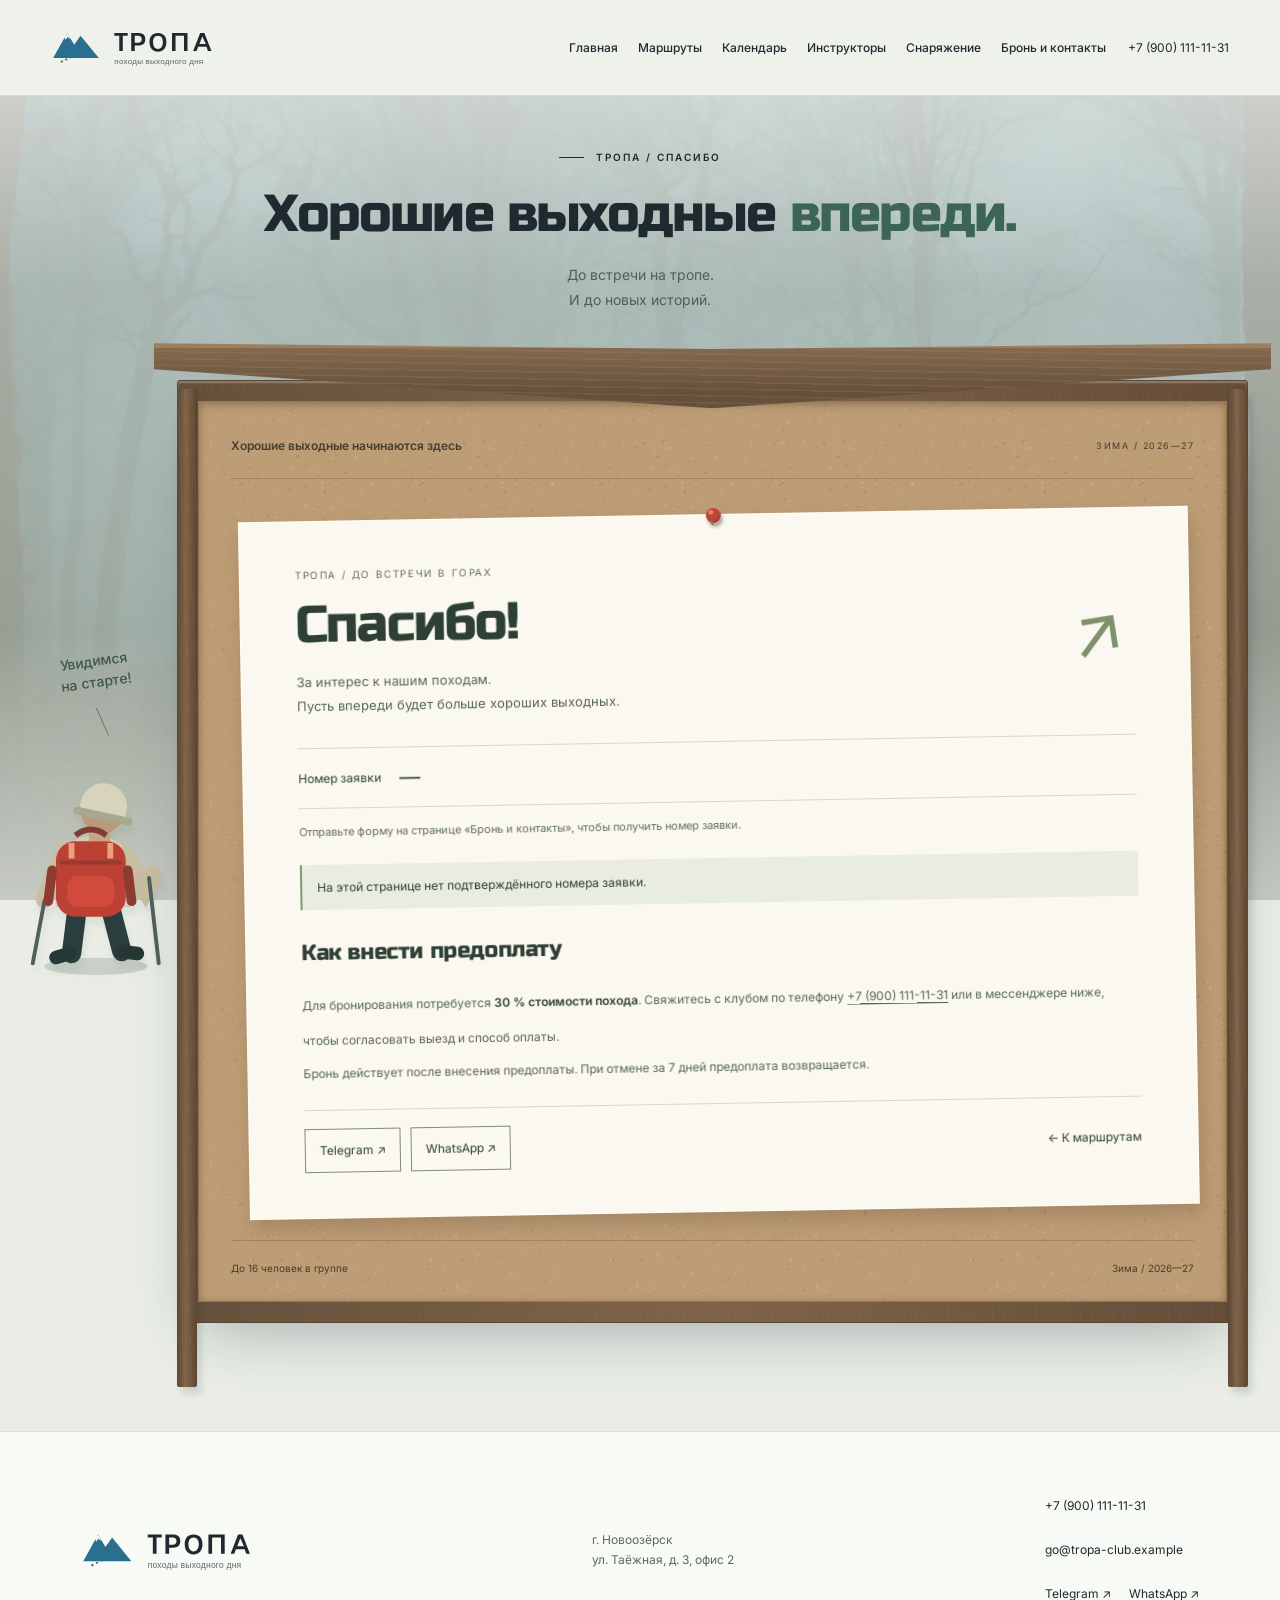
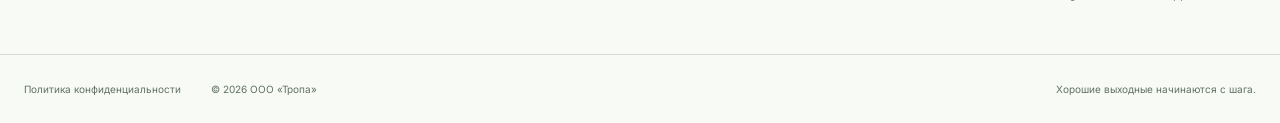
<file: thanks.html>
<!doctype html>
<html lang="ru">
<head>
  <!-- Google tag (gtag.js) -->
<script async src="https://www.googletagmanager.com/gtag/js?id=G-W8SQ3LHX0Z"></script>
<script>
  window.dataLayer = window.dataLayer || [];
  function gtag(){dataLayer.push(arguments);}
  gtag('js', new Date());

  gtag('config', 'G-W8SQ3LHX0Z');
</script>
  <meta charset="utf-8">
  <meta name="robots" content="noindex, nofollow">
  <meta name="viewport" content="width=device-width, initial-scale=1">
  <meta name="theme-color" content="#e9ede6">
  <title>Спасибо — турклуб «Тропа»</title>
  <meta name="description" content="Спасибо за интерес к зимним походам «Тропы». Условия предоплаты и контакты клуба. Демонстрационная страница без отправки заявки.">
  <meta property="og:type" content="website">
  <meta property="og:locale" content="ru_RU">
  <meta property="og:title" content="Спасибо — «Тропа»">
  <meta property="og:description" content="Спасибо за интерес к зимним походам «Тропы». Условия предоплаты и контакты клуба. Демонстрационная страница без отправки заявки.">
  <meta property="og:image" content="img/trips/og-trips.jpg">
  <meta property="og:image:width" content="1200">
  <meta property="og:image:height" content="630">
  <meta property="og:image:alt" content="Пробковая доска с зимними маршрутами турклуба «Тропа»">
  <link rel="icon" type="image/svg+xml" href="img/favicon.svg">
  <link rel="stylesheet" href="css/styles.css">
  <link rel="stylesheet" href="css/trips.css">
  <link rel="stylesheet" href="css/thanks.css">
  
  <link rel="stylesheet" href="css/site.css">
  <script src="js/analytics.js" defer></script>
  <script src="js/form.js" defer></script>
</head>
<body class="trips-page thanks-page">
  <a class="skip-link" href="#main">Перейти к благодарности</a>
  <header class="site-header unified-header">
    <a class="brand" href="index.html" aria-label="Тропа — главная"><img src="img/logo.svg" width="270" height="62" alt="ТРОПА — походы выходного дня"></a>
    <nav class="main-nav desktop-nav" aria-label="Главная навигация"><a href="index.html">Главная</a><a href="trips.html">Маршруты</a><a href="calendar.html">Календарь</a><a href="guides.html">Инструкторы</a><a href="gear.html">Снаряжение</a><a href="contacts.html">Бронь и контакты</a></nav>
    <a class="header-phone" href="tel:+79001111131" data-event="contact_click" data-contact-type="phone">+7 (900) 111-11-31</a>
    <details class="mobile-menu"><summary>Меню</summary><nav class="mobile-nav" aria-label="Мобильная навигация"><a href="index.html">Главная</a><a href="trips.html">Маршруты</a><a href="calendar.html">Календарь</a><a href="guides.html">Инструкторы</a><a href="gear.html">Снаряжение</a><a href="contacts.html">Бронь и контакты</a><a href="tel:+79001111131" data-event="contact_click" data-contact-type="phone">+7 (900) 111-11-31</a></nav></details>
  </header>

  <main class="trips-main" id="main">
    <div class="trips-forest" aria-hidden="true"></div>
    <section class="trips-intro" aria-labelledby="trips-title">
      <p class="eyebrow"><span class="small-rule"></span> Тропа / Спасибо</p>
      <h1 id="trips-title">Хорошие выходные <span>впереди.</span></h1>
      <p>До встречи на тропе.<br>И до новых историй.</p>
    </section>

    <div class="trips-scene">
      <div class="board-companion" aria-hidden="true">
        <span class="companion-note">Увидимся<br>на старте!</span>
        <svg class="board-hiker" viewBox="0 0 130 210" fill="none">
          <ellipse cx="63" cy="199" rx="48" ry="8" fill="#294236" opacity=".16"/>
          <g transform="translate(62 180) scale(1.8)">
            <path d="m-9-20-3 24" stroke="#293e3d" stroke-width="10" stroke-linecap="round"/>
            <path d="m-13 4-7 2" stroke="#263736" stroke-width="7" stroke-linecap="round"/>
            <path d="m8-20 6 23" stroke="#293e3d" stroke-width="10" stroke-linecap="round"/>
            <path d="m14 3 8 1" stroke="#263736" stroke-width="7" stroke-linecap="round"/>
            <path d="m-16-49-10 25m40-25 12 20 4-8" stroke="#c8bfa2" stroke-width="9" stroke-linecap="round"/>
            <path d="m-26-23-6 32m60-44 5 44" stroke="#50605a" stroke-width="2" stroke-linecap="round"/>
            <path d="M-15-52Q1-62 14-52l4 32h-38Z" fill="#d6cbb0"/>
            <path d="M-3-63v9H8v-9" fill="#c6a68a"/>
            <g transform="translate(4 -1) rotate(12 0 -68)">
              <circle cy="-68" r="11" fill="#bb997b"/>
              <path d="m10-70 3 4-3 2" fill="#bb997b"/>
              <path d="M-12-66v-5a12 12 0 0 1 24 0v5Z" fill="#d8d4bc"/>
              <path d="M-13-66h27" stroke="#a6a98d" stroke-width="4" stroke-linecap="round"/>
            </g>
            <path d="M-10-57q8-6 16 0" stroke="#823c32" stroke-width="3"/>
            <rect x="-20" y="-54" width="36" height="39" rx="10" fill="#bd4034"/>
            <path d="M-18-43h32" stroke="#983a31" stroke-width="2"/>
            <rect x="-14" y="-36" width="24" height="16" rx="5" fill="#d04b3c"/>
            <path d="M-12-53v8m20-8v8" stroke="#e9a17e" stroke-width="3"/>
            <path d="m-22-39-2 16m41-16 2 16" stroke="#8d3c32" stroke-width="5" stroke-linecap="round"/>
          </g>
        </svg>
      </div>

      <section class="route-board" aria-label="Доска: Спасибо">
        <div class="board-roof" aria-hidden="true"></div>
        <div class="board-post board-post-left" aria-hidden="true"></div>
        <div class="board-post board-post-right" aria-hidden="true"></div>
        <div class="board-cork">
          <div class="board-heading">
            <span class="board-caption">Хорошие выходные начинаются здесь</span>
            <span class="board-season">ЗИМА / 2026—27</span>
          </div>

          <article class="thanks-paper" aria-labelledby="thanks-title">
            <span class="paper-pin" aria-hidden="true"></span>
            <div class="thanks-top"><div><p class="thanks-kicker">Тропа / До встречи в горах</p><h2 id="thanks-title">Спасибо!</h2><p class="thanks-lead">За интерес к нашим походам.<br>Пусть впереди будет больше хороших выходных.</p></div><span class="thanks-mark" aria-hidden="true">↗</span></div>
            <dl class="request-number"><dt>Номер заявки</dt><dd id="request-number" aria-label="Номер ещё не присвоен">—</dd></dl>
            <p class="thanks-caption" id="request-caption">Отправьте форму на странице «Бронь и контакты», чтобы получить номер заявки.</p>
            <p class="demo-notice" id="request-notice">На этой странице нет подтверждённого номера заявки.</p>
            <section class="prepayment" aria-labelledby="prepayment-title">
              <h3 id="prepayment-title">Как внести предоплату</h3>
              <p>Для бронирования потребуется <strong>30 % стоимости похода</strong>. Свяжитесь с клубом по телефону <a href="tel:+79001111131" data-event="contact_click" data-contact-type="phone">+7 (900) 111-11-31</a> или в мессенджере ниже, чтобы согласовать выезд и способ оплаты.</p>
              <p>Бронь действует после внесения предоплаты. При отмене за 7 дней предоплата возвращается.</p>
            </section>
            <div class="thanks-bottom"><div class="thanks-socials" aria-label="Связаться с клубом"><a href="https://t.me/tropa_trips" target="_blank" rel="noopener noreferrer" data-event="messenger_click social_click" data-messenger="telegram" data-network="telegram" data-page-section="thanks">Telegram ↗</a><a href="https://wa.me/79001111131" target="_blank" rel="noopener noreferrer" data-event="messenger_click social_click" data-messenger="whatsapp" data-network="whatsapp" data-page-section="thanks">WhatsApp ↗</a></div><a class="thanks-back" href="trips.html">← К маршрутам</a></div>
          </article>
          <div class="board-bottom"><span>До 16 человек в группе</span><span>Зима / 2026—27</span></div>
        </div>
      </section>
    </div>
  </main>
  <footer class="site-footer">
    <div class="footer-main">
      <a class="brand footer-brand" href="index.html" aria-label="Тропа — главная"><img src="img/logo.svg" width="270" height="62" alt="ТРОПА — походы выходного дня" loading="lazy"></a>
      <p class="footer-address">г. Новоозёрск<br>ул. Таёжная, д. 3, офис 2</p>
      <div class="footer-contacts"><a href="tel:+79001111131" data-event="contact_click" data-contact-type="phone">+7 (900) 111-11-31</a><a href="mailto:go@tropa-club.example" data-event="contact_click" data-contact-type="email">go@tropa-club.example</a><div class="footer-socials"><a href="https://t.me/tropa_trips" target="_blank" rel="noopener noreferrer" data-event="messenger_click social_click" data-messenger="telegram" data-network="telegram" data-page-section="footer">Telegram ↗</a><a href="https://wa.me/79001111131" target="_blank" rel="noopener noreferrer" data-event="messenger_click social_click" data-messenger="whatsapp" data-network="whatsapp" data-page-section="footer">WhatsApp ↗</a></div></div>
    </div>
    <div class="footer-bottom"><a href="privacy.html">Политика конфиденциальности</a><span>© 2026 ООО «Тропа»</span><span class="footer-motto">Хорошие выходные начинаются с шага.</span></div>
  </footer>
</body>
</html>
</file>
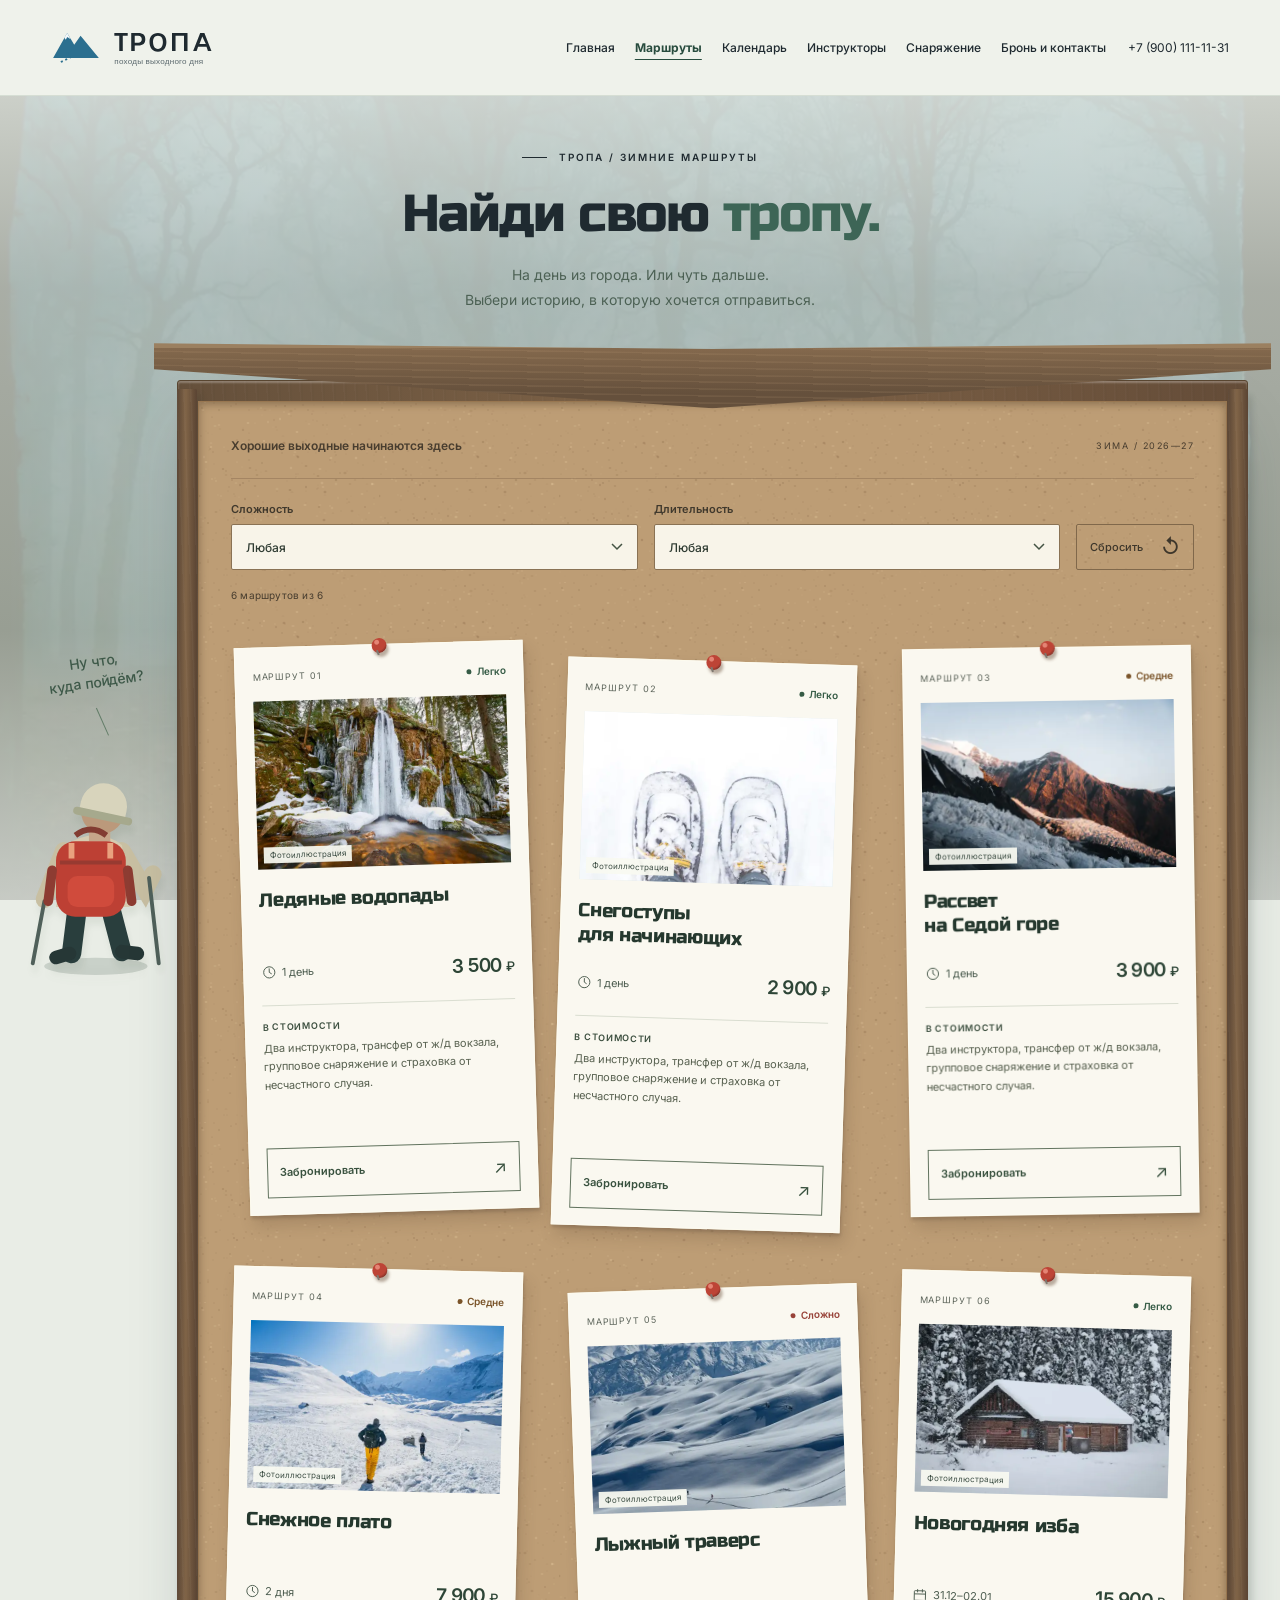
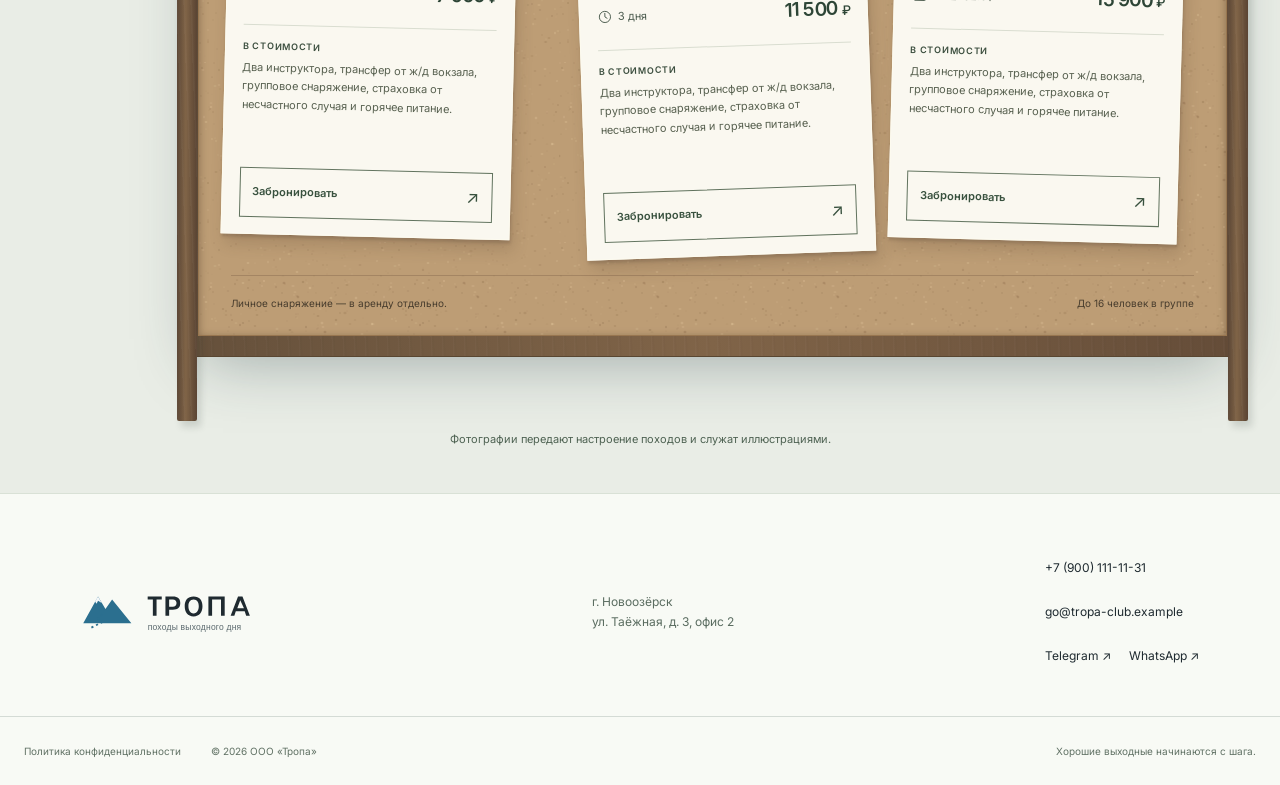
<file: trips.html>
<!doctype html>
<html lang="ru">
<head>
  <!-- Google tag (gtag.js) -->
<script async src="https://www.googletagmanager.com/gtag/js?id=G-W8SQ3LHX0Z"></script>
<script>
  window.dataLayer = window.dataLayer || [];
  function gtag(){dataLayer.push(arguments);}
  gtag('js', new Date());

  gtag('config', 'G-W8SQ3LHX0Z');
</script>
  <meta charset="utf-8">
  <meta name="robots" content="noindex, nofollow">
  <meta name="viewport" content="width=device-width, initial-scale=1">
  <meta name="theme-color" content="#e9ede6">
  <title>Зимние маршруты — турклуб «Тропа»</title>
  <meta name="description" content="Шесть зимних маршрутов турклуба «Тропа»: водопады, снегоступы, горные рассветы и новогодняя изба. Выберите поход по сложности и длительности.">
  <meta property="og:type" content="website">
  <meta property="og:locale" content="ru_RU">
  <meta property="og:title" content="Найди свою тропу — зимние маршруты">
  <meta property="og:description" content="Шесть идей для зимы на доске турклуба «Тропа». Походы на один день и путешествия подольше.">
  <meta property="og:image" content="img/trips/og-trips.jpg">
  <meta property="og:image:width" content="1200">
  <meta property="og:image:height" content="630">
  <meta property="og:image:alt" content="Пробковая доска с зимними маршрутами турклуба «Тропа»">
  <link rel="icon" type="image/svg+xml" href="img/favicon.svg">
  <link rel="preload" href="fonts/Inter-Variable.woff2" as="font" type="font/woff2" crossorigin>
  <link rel="preload" href="fonts/RussoOne-Regular.woff2" as="font" type="font/woff2" crossorigin>
  <link rel="stylesheet" href="css/styles.css">
  <link rel="stylesheet" href="css/trips.css">
  <script src="js/trips.js" defer></script>
  <link rel="stylesheet" href="css/site.css">
  <script src="js/analytics.js" defer></script>
  <script src="js/form.js" defer></script>
</head>
<body class="trips-page">
  <a class="skip-link" href="#main">Перейти к маршрутам</a>
  <header class="site-header unified-header">
    <a class="brand" href="index.html" aria-label="Тропа — главная"><img src="img/logo.svg" width="270" height="62" alt="ТРОПА — походы выходного дня"></a>
    <nav class="main-nav desktop-nav" aria-label="Главная навигация"><a href="index.html">Главная</a><a href="trips.html" aria-current="page">Маршруты</a><a href="calendar.html">Календарь</a><a href="guides.html">Инструкторы</a><a href="gear.html">Снаряжение</a><a href="contacts.html">Бронь и контакты</a></nav>
    <a class="header-phone" href="tel:+79001111131" data-event="contact_click" data-contact-type="phone">+7 (900) 111-11-31</a>
    <details class="mobile-menu"><summary>Меню</summary><nav class="mobile-nav" aria-label="Мобильная навигация"><a href="index.html">Главная</a><a href="trips.html" aria-current="page">Маршруты</a><a href="calendar.html">Календарь</a><a href="guides.html">Инструкторы</a><a href="gear.html">Снаряжение</a><a href="contacts.html">Бронь и контакты</a><a href="tel:+79001111131" data-event="contact_click" data-contact-type="phone">+7 (900) 111-11-31</a></nav></details>
  </header>

  <main class="trips-main" id="main">
    <div class="trips-forest" aria-hidden="true"></div>
    <section class="trips-intro" aria-labelledby="trips-title">
      <p class="eyebrow"><span class="small-rule"></span> Тропа / Зимние маршруты</p>
      <h1 id="trips-title">Найди свою <span>тропу.</span></h1>
      <p>На день из города. Или чуть дальше.<br>Выбери историю, в которую хочется отправиться.</p>
    </section>

    <div class="trips-scene">
      <div class="board-companion" aria-hidden="true">
        <span class="companion-note">Ну что,<br>куда пойдём?</span>
        <svg class="board-hiker" viewBox="0 0 130 210" fill="none">
          <ellipse cx="63" cy="199" rx="48" ry="8" fill="#294236" opacity=".16"/>
          <g transform="translate(62 180) scale(1.8)">
            <path d="m-9-20-3 24" stroke="#293e3d" stroke-width="10" stroke-linecap="round"/>
            <path d="m-13 4-7 2" stroke="#263736" stroke-width="7" stroke-linecap="round"/>
            <path d="m8-20 6 23" stroke="#293e3d" stroke-width="10" stroke-linecap="round"/>
            <path d="m14 3 8 1" stroke="#263736" stroke-width="7" stroke-linecap="round"/>
            <path d="m-16-49-10 25m40-25 12 20 4-8" stroke="#c8bfa2" stroke-width="9" stroke-linecap="round"/>
            <path d="m-26-23-6 32m60-44 5 44" stroke="#50605a" stroke-width="2" stroke-linecap="round"/>
            <path d="M-15-52Q1-62 14-52l4 32h-38Z" fill="#d6cbb0"/>
            <path d="M-3-63v9H8v-9" fill="#c6a68a"/>
            <g transform="translate(4 -1) rotate(12 0 -68)">
              <circle cy="-68" r="11" fill="#bb997b"/>
              <path d="m10-70 3 4-3 2" fill="#bb997b"/>
              <path d="M-12-66v-5a12 12 0 0 1 24 0v5Z" fill="#d8d4bc"/>
              <path d="M-13-66h27" stroke="#a6a98d" stroke-width="4" stroke-linecap="round"/>
            </g>
            <path d="M-10-57q8-6 16 0" stroke="#823c32" stroke-width="3"/>
            <rect x="-20" y="-54" width="36" height="39" rx="10" fill="#bd4034"/>
            <path d="M-18-43h32" stroke="#983a31" stroke-width="2"/>
            <rect x="-14" y="-36" width="24" height="16" rx="5" fill="#d04b3c"/>
            <path d="M-12-53v8m20-8v8" stroke="#e9a17e" stroke-width="3"/>
            <path d="m-22-39-2 16m41-16 2 16" stroke="#8d3c32" stroke-width="5" stroke-linecap="round"/>
          </g>
        </svg>
      </div>

      <section class="route-board" aria-label="Доска зимних маршрутов">
        <div class="board-roof" aria-hidden="true"></div>
        <div class="board-post board-post-left" aria-hidden="true"></div>
        <div class="board-post board-post-right" aria-hidden="true"></div>
        <div class="board-cork">
          <div class="board-heading">
            <span class="board-caption">Хорошие выходные начинаются здесь</span>
            <span class="board-season">ЗИМА / 2026—27</span>
          </div>

          <div class="trip-filters" id="trip-filters" hidden>
            <div class="filter-field">
              <label for="trip-difficulty">Сложность</label>
              <select id="trip-difficulty" aria-controls="trip-papers">
                <option value="all">Любая</option>
                <option value="easy">Легко</option>
                <option value="moderate">Средне</option>
                <option value="hard">Сложно</option>
              </select>
            </div>
            <div class="filter-field">
              <label for="trip-duration">Длительность</label>
              <select id="trip-duration" aria-controls="trip-papers">
                <option value="all">Любая</option>
                <option value="1">1 день</option>
                <option value="2">2 дня</option>
                <option value="3">3 дня</option>
              </select>
            </div>
            <button class="filter-reset" type="button" data-reset-filters>Сбросить <span aria-hidden="true">↺</span></button>
          </div>
          <p class="trip-result" id="trip-result" role="status" aria-live="polite" aria-atomic="true">6 маршрутов · выбирай по своему ритму</p>

          <div class="trip-papers" id="trip-papers">
            <article class="trip-paper" data-difficulty="easy" data-days="1" aria-labelledby="waterfalls-title" data-event="trip_view" data-trip-id="icefalls">
              <span class="paper-pin" aria-hidden="true"></span>
              <div class="paper-topline"><span>Маршрут 01</span><span class="difficulty difficulty-easy"><i aria-hidden="true"></i> Легко</span></div>
              <figure class="trip-photo">
                <img src="img/trips/waterfalls.webp" width="600" height="400" alt="Зимний водопад среди скал и деревьев, обрамлённый льдом" fetchpriority="high">
                <figcaption>Фотоиллюстрация</figcaption>
              </figure>
              <h2 id="waterfalls-title">Ледяные водопады</h2>
              <div class="trip-facts"><span><svg aria-hidden="true" viewBox="0 0 20 20"><circle cx="10" cy="10" r="7"/><path d="M10 5v5l3 2"/></svg> 1 день</span><strong>3 500 <span>₽</span></strong></div>
              <p class="trip-included"><span>В стоимости</span>Два инструктора, трансфер от ж/д вокзала, групповое снаряжение и страховка от несчастного случая.</p>
              <a data-event="cta_click" data-button-name="book_trip" data-page-section="routes" class="booking-placeholder" href="contacts.html?trip_id=icefalls">Забронировать <span aria-hidden="true">↗</span></a>
            </article>

            <article class="trip-paper" data-difficulty="easy" data-days="1" aria-labelledby="snowshoes-title" data-event="trip_view" data-trip-id="snowshoes">
              <span class="paper-pin" aria-hidden="true"></span>
              <div class="paper-topline"><span>Маршрут 02</span><span class="difficulty difficulty-easy"><i aria-hidden="true"></i> Легко</span></div>
              <figure class="trip-photo">
                <img class="photo-snowshoes" src="img/trips/snowshoes.webp" width="600" height="900" alt="Снегоступы на ногах туриста на белом снегу" loading="lazy" decoding="async">
                <figcaption>Фотоиллюстрация</figcaption>
              </figure>
              <h2 id="snowshoes-title">Снегоступы<br>для начинающих</h2>
              <div class="trip-facts"><span><svg aria-hidden="true" viewBox="0 0 20 20"><circle cx="10" cy="10" r="7"/><path d="M10 5v5l3 2"/></svg> 1 день</span><strong>2 900 <span>₽</span></strong></div>
              <p class="trip-included"><span>В стоимости</span>Два инструктора, трансфер от ж/д вокзала, групповое снаряжение и страховка от несчастного случая.</p>
              <a data-event="cta_click" data-button-name="book_trip" data-page-section="routes" class="booking-placeholder" href="contacts.html?trip_id=snowshoes">Забронировать <span aria-hidden="true">↗</span></a>
            </article>

            <article class="trip-paper" data-difficulty="moderate" data-days="1" aria-labelledby="sunrise-title" data-event="trip_view" data-trip-id="sunrise">
              <span class="paper-pin" aria-hidden="true"></span>
              <div class="paper-topline"><span>Маршрут 03</span><span class="difficulty difficulty-moderate"><i aria-hidden="true"></i> Средне</span></div>
              <figure class="trip-photo">
                <img src="img/trips/sunrise.webp" width="600" height="400" alt="Снежные горные вершины в тёплом свете рассвета" loading="lazy" decoding="async">
                <figcaption>Фотоиллюстрация</figcaption>
              </figure>
              <h2 id="sunrise-title">Рассвет<br>на Седой горе</h2>
              <div class="trip-facts"><span><svg aria-hidden="true" viewBox="0 0 20 20"><circle cx="10" cy="10" r="7"/><path d="M10 5v5l3 2"/></svg> 1 день</span><strong>3 900 <span>₽</span></strong></div>
              <p class="trip-included"><span>В стоимости</span>Два инструктора, трансфер от ж/д вокзала, групповое снаряжение и страховка от несчастного случая.</p>
              <a data-event="cta_click" data-button-name="book_trip" data-page-section="routes" class="booking-placeholder" href="contacts.html?trip_id=sunrise">Забронировать <span aria-hidden="true">↗</span></a>
            </article>

            <article class="trip-paper" data-difficulty="moderate" data-days="2" aria-labelledby="plateau-title" data-event="trip_view" data-trip-id="plateau">
              <span class="paper-pin" aria-hidden="true"></span>
              <div class="paper-topline"><span>Маршрут 04</span><span class="difficulty difficulty-moderate"><i aria-hidden="true"></i> Средне</span></div>
              <figure class="trip-photo">
                <img src="img/trips/plateau.webp" width="600" height="400" alt="Туристы пересекают заснеженное плато под голубым небом" loading="lazy" decoding="async">
                <figcaption>Фотоиллюстрация</figcaption>
              </figure>
              <h2 id="plateau-title">Снежное плато</h2>
              <div class="trip-facts"><span><svg aria-hidden="true" viewBox="0 0 20 20"><circle cx="10" cy="10" r="7"/><path d="M10 5v5l3 2"/></svg> 2 дня</span><strong>7 900 <span>₽</span></strong></div>
              <p class="trip-included"><span>В стоимости</span>Два инструктора, трансфер от ж/д вокзала, групповое снаряжение, страховка от несчастного случая и горячее питание.</p>
              <a data-event="cta_click" data-button-name="book_trip" data-page-section="routes" class="booking-placeholder" href="contacts.html?trip_id=plateau">Забронировать <span aria-hidden="true">↗</span></a>
            </article>

            <article class="trip-paper" data-difficulty="hard" data-days="3" aria-labelledby="ski-title" data-event="trip_view" data-trip-id="traverse">
              <span class="paper-pin" aria-hidden="true"></span>
              <div class="paper-topline"><span>Маршрут 05</span><span class="difficulty difficulty-hard"><i aria-hidden="true"></i> Сложно</span></div>
              <figure class="trip-photo">
                <img src="img/trips/ski.webp" width="600" height="400" alt="Два лыжника идут по снежному склону на фоне гор" loading="lazy" decoding="async">
                <figcaption>Фотоиллюстрация</figcaption>
              </figure>
              <h2 id="ski-title">Лыжный траверс</h2>
              <div class="trip-facts"><span><svg aria-hidden="true" viewBox="0 0 20 20"><circle cx="10" cy="10" r="7"/><path d="M10 5v5l3 2"/></svg> 3 дня</span><strong>11 500 <span>₽</span></strong></div>
              <p class="trip-included"><span>В стоимости</span>Два инструктора, трансфер от ж/д вокзала, групповое снаряжение, страховка от несчастного случая и горячее питание.</p>
              <a data-event="cta_click" data-button-name="book_trip" data-page-section="routes" class="booking-placeholder" href="contacts.html?trip_id=traverse">Забронировать <span aria-hidden="true">↗</span></a>
            </article>

            <article class="trip-paper" data-difficulty="easy" data-days="3" aria-labelledby="cabin-title" data-event="trip_view" data-trip-id="newyear_hut">
              <span class="paper-pin" aria-hidden="true"></span>
              <div class="paper-topline"><span>Маршрут 06</span><span class="difficulty difficulty-easy"><i aria-hidden="true"></i> Легко</span></div>
              <figure class="trip-photo">
                <img class="photo-cabin" src="img/trips/cabin.webp" width="600" height="840" alt="Деревянная изба среди елей, покрытых снегом" loading="lazy" decoding="async">
                <figcaption>Фотоиллюстрация</figcaption>
              </figure>
              <h2 id="cabin-title">Новогодняя изба</h2>
              <div class="trip-facts"><span><svg aria-hidden="true" viewBox="0 0 20 20"><rect x="3" y="5" width="14" height="12" rx="1"/><path d="M3 9h14M7 3v4m6-4v4"/></svg> 31.12–02.01</span><strong>15 900 <span>₽</span></strong></div>
              <p class="trip-included"><span>В стоимости</span>Два инструктора, трансфер от ж/д вокзала, групповое снаряжение, страховка от несчастного случая и горячее питание.</p>
              <a data-event="cta_click" data-button-name="book_trip" data-page-section="routes" class="booking-placeholder" href="contacts.html?trip_id=newyear_hut">Забронировать <span aria-hidden="true">↗</span></a>
            </article>
          </div>

          <div class="trips-empty" id="trips-empty" hidden>
            <span aria-hidden="true">↗</span>
            <h2>Здесь пока нет тропы</h2>
            <p>По этим условиям маршрутов не нашлось.<br>Попробуй другую сложность или длительность.</p>
            <button type="button" class="empty-reset" data-reset-filters>Показать все маршруты</button>
          </div>
          <div class="board-bottom"><span>Личное снаряжение — в аренду отдельно.</span><span>До 16 человек в группе</span></div>
        </div>
      </section>
    </div>
    <p class="trips-footnote">Фотографии передают настроение походов и служат иллюстрациями.</p>
  </main>
  <footer class="site-footer">
    <div class="footer-main">
      <a class="brand footer-brand" href="index.html" aria-label="Тропа — главная"><img src="img/logo.svg" width="270" height="62" alt="ТРОПА — походы выходного дня" loading="lazy"></a>
      <p class="footer-address">г. Новоозёрск<br>ул. Таёжная, д. 3, офис 2</p>
      <div class="footer-contacts"><a href="tel:+79001111131" data-event="contact_click" data-contact-type="phone">+7 (900) 111-11-31</a><a href="mailto:go@tropa-club.example" data-event="contact_click" data-contact-type="email">go@tropa-club.example</a><div class="footer-socials"><a href="https://t.me/tropa_trips" target="_blank" rel="noopener noreferrer" data-event="messenger_click social_click" data-messenger="telegram" data-network="telegram" data-page-section="footer">Telegram ↗</a><a href="https://wa.me/79001111131" target="_blank" rel="noopener noreferrer" data-event="messenger_click social_click" data-messenger="whatsapp" data-network="whatsapp" data-page-section="footer">WhatsApp ↗</a></div></div>
    </div>
    <div class="footer-bottom"><a href="privacy.html">Политика конфиденциальности</a><span>© 2026 ООО «Тропа»</span><span class="footer-motto">Хорошие выходные начинаются с шага.</span></div>
  </footer>
</body>
</html>
</file>
<file: css/styles.css>
@font-face {
  font-family: Inter;
  src: url("../fonts/Inter-Variable.woff2") format("woff2");
  font-style: normal;
  font-weight: 100 900;
  font-display: swap;
}

@font-face {
  font-family: "Russo One";
  src: url("../fonts/RussoOne-Regular.woff2") format("woff2");
  font-style: normal;
  font-weight: 400;
  font-display: swap;
}

:root {
  --ink: #1f2a30;
  --muted: #53655f;
  --blue: #2b6f8f;
  --paper: #f4f8fa;
  --red: #b83e32;
  --line: rgba(40,67,55,.17);
  --heading: "Russo One",Arial,sans-serif;
  --body: Inter,Arial,sans-serif;
}

* {
  box-sizing: border-box;
}

html {
  scroll-behavior: smooth;
  scroll-padding-top: 36px;
}

body {
  margin: 0;
  background: #eef2ec;
  color: var(--ink);
  font-family: var(--body);
  font-size: 15px;
  line-height: 1.65;
  -webkit-font-smoothing: antialiased;
}

a {
  color: inherit;
  text-decoration: none;
}

a:focus-visible {
  outline: 3px solid var(--blue);
  outline-offset: 5px;
  border-radius: 3px;
}

::selection {
  background: #bdd6cc;
  color: #172e29;
}

img,svg {
  vertical-align: middle;
}

button,a {
  -webkit-tap-highlight-color: transparent;
}

.skip-link {
  position: fixed;
  left: 16px;
  top: 12px;
  z-index: 30;
  padding: 12px 20px;
  background: #fff;
  transform: translateY(-160%);
}

.skip-link:focus {
  transform: translateY(0);
}

.site-header {
  position: absolute;
  top: 0;
  left: 0;
  width: 100%;
  height: 116px;
  z-index: 5;
  padding: 22px 4.5%;
  display: flex;
  align-items: center;
  justify-content: space-between;
  gap: 30px;
}

.brand {
  display: inline-flex;
  align-items: center;
  min-height: 44px;
  flex: none;
}

.brand img {
  width: 218px;
  height: auto;
}

.main-nav {
  display: flex;
  gap: 34px;
  margin-left: auto;
  margin-right: 7%;
}

.main-nav a {
  display: flex;
  align-items: center;
  gap: 12px;
  min-height: 44px;
  font-size: 13px;
  font-weight: 500;
  transition: color .2s;
}

.main-nav a:hover,.footer-contacts a:hover,.footer-bottom a:hover {
  color: var(--blue);
}

.header-note {
  display: flex;
  align-items: center;
  gap: 9px;
  color: #52635a;
  font-size: 11px;
}

.header-note i {
  width: 6px;
  height: 6px;
  border-radius: 50%;
  background: #66866c;
}

.journey {
  position: relative;
  isolation: isolate;
}

.scene {
  position: fixed;
  top: 0;
  left: 0;
  width: 100%;
  height: 100vh;
  height: 100svh;
  overflow: hidden;
  background: #eef2ec;
  z-index: -1;
  pointer-events: none;
}

.sky-high {
  position: absolute;
  inset: 0;
  background: linear-gradient(#d9e9f0,#e9f0ef 65%,#f4f8fa);
  opacity: 0;
}

.landscape {
  position: absolute;
  inset: 0;
  width: 100%;
  height: 100%;
}

.scene-grain {
  position: absolute;
  inset: 0;
  opacity: .13;
  background-image: url("data:image/svg+xml,%3Csvg viewBox='0 0 180 180' xmlns='http://www.w3.org/2000/svg'%3E%3Cfilter id='n'%3E%3CfeTurbulence type='fractalNoise' baseFrequency='.8' numOctaves='3' stitchTiles='stitch'/%3E%3C/filter%3E%3Cpath fill='%23647665' opacity='.25' filter='url(%23n)' d='M0 0h180v180H0z'/%3E%3C/svg%3E");
  pointer-events: none;
}

.clouds {
  opacity: 0;
}

.summit-flag {
  opacity: 0;
}

.flag-link {
  display: flex;
  align-items: center;
  justify-content: center;
  gap: 10px;
  width: 100%;
  height: 100%;
  font-family: var(--body);
  font-weight: 600;
  font-size: 17px;
  line-height: 1.2;
  color: white;
  pointer-events: none;
  cursor: pointer;
}

.mobile-landscape {
  display: none;
}

.flag-link:focus-visible {
  outline-color: white;
  outline-offset: -4px;
}

.journey-meter {
  position: absolute;
  right: 24px;
  top: 40%;
  display: flex;
  flex-direction: column;
  align-items: center;
  gap: 16px;
  color: #51665b;
  font-size: 9px;
  letter-spacing: 1px;
  text-transform: uppercase;
}

.journey-meter>span {
  writing-mode: vertical-rl;
}

.journey-meter>div {
  height: 110px;
  width: 1px;
  background: #6d89724a;
  position: relative;
}

.journey-meter i {
  position: absolute;
  left: -1px;
  top: 0;
  width: 3px;
  height: 100%;
  background: #526e60;
  transform: scaleY(0);
  transform-origin: top;
}

.scene-caption {
  position: absolute;
  bottom: 32px;
  right: 4.5%;
  display: flex;
  gap: 20px;
  font-size: 10px;
  color: #4e685a;
  text-transform: uppercase;
  letter-spacing: 1.2px;
}

.scene-caption span:first-child {
  font-variant-numeric: tabular-nums;
}

.chapter {
  position: relative;
  min-height: 100vh;
  min-height: 100svh;
  padding: 100px 6.3%;
  display: flex;
  align-items: center;
  justify-content: space-between;
  gap: 50px;
  pointer-events: none;
}

.hero-copy,.story-card,.route-heading,.summit-copy,.landscape-note {
  pointer-events: auto;
}

.hero {
  padding-top: 170px;
  padding-bottom: 140px;
  align-items: center;
}

.hero-copy {
  max-width: 650px;
}

.eyebrow {
  display: flex;
  align-items: center;
  gap: 12px;
  margin: 0 0 28px;
  font-size: 10px;
  font-weight: 600;
  letter-spacing: 1.8px;
  text-transform: uppercase;
}

.small-rule {
  width: 25px;
  height: 1px;
  background: currentColor;
  flex: none;
}

h1,h2,h3,p {
  margin-top: 0;
}

h1,h2 {
  font-family: var(--heading);
  font-weight: 400;
  letter-spacing: -1.8px;
  line-height: 1.13;
}

h1 {
  font-size: clamp(52px,6.1vw,96px);
  margin-bottom: 30px;
}

h1 span {
  color: #3d6556;
}

.hero-intro {
  font-size: 17px;
  line-height: 1.8;
  color: #52655d;
  margin-bottom: 30px;
}

.text-link {
  display: inline-flex;
  align-items: center;
  justify-content: space-between;
  gap: 34px;
  min-height: 48px;
  padding: 9px 0;
  border-bottom: 1px solid #6f8174;
  font-size: 13px;
  font-weight: 600;
}

.text-link span {
  font-size: 20px;
  font-weight: 400;
}

.hero-link:hover {
  color: var(--blue);
}

.hero-details {
  display: flex;
  flex-wrap: wrap;
  gap: 20px;
  margin-top: 44px;
  font-size: 10px;
  color: #5b6c61;
}

.hero-details span+span:before {
  content: "";
  display: inline-block;
  width: 3px;
  height: 3px;
  border-radius: 50%;
  background: #7c8c7d;
  vertical-align: middle;
  margin-right: 20px;
}

.scroll-cue {
  position: absolute;
  bottom: 40px;
  left: 6.3%;
  display: flex;
  align-items: center;
  gap: 14px;
  color: #566b60;
  font-size: 10px;
  letter-spacing: .2px;
}

.scroll-line {
  height: 29px;
  width: 1px;
  background: #7d9282;
}

.hero-coordinate {
  position: absolute;
  bottom: 40px;
  left: 44%;
  font-size: 9px;
  letter-spacing: 1.5px;
  color: #546d5d;
  writing-mode: vertical-rl;
}

.story-card {
  width: 390px;
  max-width: 100%;
  flex-shrink: 0;
  padding: 34px;
  background: #fafbf5;
  border: 1px solid #d6ded1;
  border-radius: 5px;
  box-shadow: 0 12px 35px -20px #34544240;
  transform: rotate(var(--tilt,0deg));
  position: relative;
}

.story-card:before {
  content: "";
  position: absolute;
  left: 50%;
  top: -9px;
  width: 50px;
  height: 17px;
  background: #d4ddcaa8;
  transform: translateX(-50%) rotate(-4deg);
}

.card-right {
  margin-left: auto;
}

.card-top {
  display: flex;
  align-items: center;
  justify-content: space-between;
  gap: 10px;
  margin-bottom: 30px;
}

.card-top .eyebrow {
  font-size: 9px;
  letter-spacing: 1.4px;
  margin: 0;
  color: #5b7063;
}

.card-icon {
  width: 33px;
  height: 33px;
  flex: none;
  color: #567260;
}

.story-card h2 {
  font-size: 29px;
  line-height: 1.24;
  letter-spacing: -.8px;
  margin-bottom: 22px;
}

.story-card p {
  font-size: 13px;
  line-height: 1.85;
  color: #526259;
  margin-bottom: 22px;
}

.club-stat {
  display: flex;
  flex-direction: column;
  gap: 10px;
  margin: 32px 0;
}

.club-stat strong {
  font-family: var(--heading);
  font-weight: 400;
  line-height: 1;
  font-size: 64px;
  letter-spacing: -2px;
  display: flex;
  gap: 12px;
  align-items: start;
}

.club-stat strong>span {
  font-family: var(--body);
  font-size: 24px;
  color: #839282;
  order: -1;
  line-height: 1.8;
}

.club-stat>span {
  font-size: 11px;
  line-height: 1.6;
  color: #627164;
  padding-left: 32px;
}

.card-foot {
  padding-top: 16px;
  border-top: 1px solid var(--line);
  display: flex;
  justify-content: space-between;
  font-size: 10px;
  color: #5c7160;
}

.landscape-note {
  font-family: var(--heading);
  font-size: 25px;
  line-height: 1.4;
  letter-spacing: -.5px;
  color: #4a6b5a;
  max-width: 270px;
}

.note-right {
  margin: 100px 7% 0 auto;
}

.note-left {
  margin: 0 auto 0 5%;
}

.chapter-routes {
  display: grid;
  grid-template-columns: 1fr 1fr;
  align-items: start;
  gap: 75px 100px;
  min-height: 150vh;
  min-height: 150svh;
  padding-top: 80px;
  padding-bottom: 130px;
}

.route-heading {
  grid-column: 1/3;
}

.route-heading .eyebrow {
  margin-bottom: 20px;
}

.route-heading h2 {
  font-size: 42px;
  margin-bottom: 20px;
}

.route-heading p:last-child {
  font-size: 13px;
  color: #51645c;
}

.route-card {
  width: 390px;
}

.route-card.card-right {
  margin-top: 190px;
}

.route-count {
  font-size: 10px;
  color: #6d806f;
  letter-spacing: 1px;
}

.route-list {
  list-style: none;
  padding: 0;
  margin: 0 0 25px;
}

.route-list li {
  display: flex;
  justify-content: space-between;
  align-items: start;
  gap: 14px;
  padding: 20px 0;
  border-top: 1px solid var(--line);
}

.route-list h3 {
  font-size: 14px;
  line-height: 1.5;
  font-weight: 600;
  max-width: 210px;
  margin: 0 0 5px;
}

.route-list p {
  font-size: 11px;
  line-height: 1.5;
  margin: 0;
  color: #667469;
}

.route-list p span {
  padding: 0 6px;
  color: #85917e;
}

.route-price {
  white-space: nowrap;
  font-size: 12px;
  font-weight: 600;
  padding-top: 3px;
}

.story-card .card-aside {
  font-size: 11px;
  line-height: 1.8;
  color: #617364;
  margin: 0;
  padding-top: 18px;
  border-top: 1px solid var(--line);
}

.included-list {
  list-style: none;
  padding: 0;
  margin: 0 0 26px;
  font-size: 12px;
}

.included-list li {
  display: flex;
  gap: 13px;
  align-items: baseline;
  padding: 9px 0;
}

.included-list span {
  color: #66866b;
}

.group-stats {
  display: grid;
  grid-template-columns: 1fr 1fr;
  gap: 20px;
  margin: 32px 0 28px;
}

.group-stats>div {
  display: flex;
  flex-direction: column;
  gap: 12px;
}

.group-stats>div+div {
  border-left: 1px solid var(--line);
  padding-left: 25px;
}

.group-stats strong {
  font-family: var(--heading);
  font-size: 55px;
  font-weight: 400;
  line-height: 1;
}

.group-stats span {
  font-size: 10px;
  color: #657468;
  line-height: 1.6;
}

.conditions {
  border-top: 1px solid var(--line);
  padding-top: 20px;
}

.conditions p {
  font-size: 11px;
  line-height: 1.8;
}

.conditions p:last-child {
  margin-bottom: 0;
}

.chapter-summit {
  min-height: 100vh;
  min-height: 100svh;
  align-items: end;
  padding-bottom: 100px;
}

.summit-copy h2 {
  font-size: clamp(45px,5vw,72px);
  margin-bottom: 25px;
}

.summit-copy p:not(.eyebrow) {
  font-size: 15px;
  color: #53665e;
}

.summit-mark {
  display: block;
  margin-top: 35px;
  font-size: 10px;
  letter-spacing: 1px;
  text-transform: uppercase;
  color: #526b5f;
}

.static-flag {
  display: inline-block;
  margin-top: 24px;
  padding: 16px 25px;
  background: var(--red);
  color: #fff;
  font-size: 14px;
  font-weight: 600;
  border-right: 4px solid #455b57;
}

.js-ready .reveal {
  opacity: 0;
  transform: translateY(34px) rotate(var(--tilt,0deg));
  transition: opacity .7s ease,transform .7s ease;
}

.js-ready .reveal.is-visible {
  opacity: 1;
  transform: translateY(0) rotate(var(--tilt,0deg));
}

.site-footer {
  position: relative;
  z-index: 2;
  background: #f8faf5;
  border-top: 1px solid #d9e1d6;
}

.footer-main {
  display: flex;
  justify-content: space-between;
  align-items: center;
  gap: 32px;
  padding: 52px 6.3% 38px;
}

.footer-brand img {
  width: 200px;
}

.footer-address {
  margin: 0;
  color: #5a6c60;
  font-size: 12px;
}

.footer-contacts {
  display: flex;
  flex-direction: column;
  align-items: flex-start;
  font-size: 12px;
}

.footer-contacts a {
  min-height: 44px;
  display: flex;
  align-items: center;
}

.footer-bottom {
  display: flex;
  align-items: center;
  gap: 30px;
  border-top: 1px solid var(--line);
  padding: 12px 24px;
  font-size: 10px;
  color: #607164;
}

.footer-bottom>a {
  display: flex;
  align-items: center;
  min-height: 44px;
}

.footer-motto {
  margin-left: auto;
}

.privacy-page {
  background: #f4f8fa;
}

.site-header.privacy-header {
  position: relative;
  padding-left: 18px;
  padding-right: 36px;
  border-bottom: 1px solid #dee5e7;
  height: 110px;
}

.back-link {
  display: inline-flex;
  align-items: center;
  gap: 12px;
  min-height: 44px;
  font-size: 12px;
}

.privacy-main {
  max-width: 850px;
  margin: 0 auto;
  padding: 75px 32px 100px;
}

.privacy-main h1 {
  font-size: clamp(30px,4.5vw,52px);
  line-height: 1.2;
  letter-spacing: -1px;
  margin-bottom: 25px;
  overflow-wrap: anywhere;
}

.privacy-lead {
  font-size: 15px;
  color: #53636c;
}

.policy-meta {
  display: flex;
  flex-wrap: wrap;
  gap: 12px 25px;
  border-bottom: 1px solid #dce3e6;
  padding: 5px 0 30px;
  font-size: 11px;
  color: #65747b;
}

.policy-section {
  margin-top: 38px;
  scroll-margin-top: 25px;
}

.policy-section h2 {
  font-family: var(--body);
  font-size: 20px;
  font-weight: 600;
  letter-spacing: -.4px;
  line-height: 1.5;
  margin-bottom: 15px;
}

.policy-section p,.policy-section li {
  font-size: 14px;
  line-height: 1.85;
  color: #45565e;
}

.policy-section li {
  margin-bottom: 9px;
}

.policy-section ul {
  padding-left: 22px;
}

.policy-section a {
  color: #2b6f8f;
  text-decoration: underline;
  text-underline-offset: 3px;
  overflow-wrap: anywhere;
}

.policy-note {
  padding: 22px 25px;
  background: #e9f0f2;
  border-left: 2px solid #2b6f8f;
  margin: 32px 0;
  color: #4d626d;
  font-size: 13px;
  line-height: 1.8;
}

.operator-details {
  display: grid;
  grid-template-columns: 130px 1fr;
  font-size: 13px;
  gap: 12px 20px;
  padding: 20px 0;
}

.operator-details dt {
  color: #65747b;
}

.operator-details dd {
  margin: 0;
  overflow-wrap: anywhere;
}

@media (min-width:1600px) {
  .chapter {
    padding-left: max(8%,calc((100vw - 1400px)/2));
    padding-right: max(8%,calc((100vw - 1400px)/2));
  }

  .hero-copy {
    max-width: 750px;
  }

  .story-card {
    width: 430px;
    padding: 38px;
  }

  .route-card {
    width: 430px;
  }

  .hero {
    padding-top: 160px;
  }

  .story-card p {
    font-size: 14px;
  }

}

@media (max-width:1100px) {
  .header-note {
    display: none;
  }

  .main-nav {
    margin: 0;
    gap: 25px;
  }

  .site-header {
    padding-left: 4%;
    padding-right: 4%;
  }

  .chapter {
    padding-left: 5%;
    padding-right: 5%;
    gap: 28px;
  }

  .story-card {
    width: 340px;
    padding: 27px;
  }

  .story-card h2 {
    font-size: 25px;
  }

  .landscape-note {
    font-size: 22px;
    max-width: 210px;
  }

  .note-right {
    margin-right: 3%;
  }

  .chapter-routes {
    column-gap: 35px;
  }

  .route-list h3 {
    font-size: 12px;
  }

  .route-list p {
    font-size: 10px;
  }

  .route-price {
    font-size: 11px;
  }

  .journey-meter {
    right: 13px;
  }

  .hero-details {
    gap: 12px;
  }

  .hero-details span+span:before {
    margin-right: 12px;
  }

  .hero-coordinate {
    display: none;
  }

}

@media (max-width:760px) {
  html {
    scroll-padding-top: 20px;
  }

  .site-header {
    height: 90px;
    padding: 18px 22px;
    gap: 15px;
  }

  .brand img {
    width: 180px;
  }

  .main-nav {
    gap: 0;
  }

  .main-nav a {
    font-size: 11px;
  }

  .main-nav a:not(.nav-routes) {
    display: none;
  }

  .chapter {
    padding: 110px 25px;
    min-height: 110svh;
    display: flex;
    flex-direction: column;
    align-items: flex-start;
    justify-content: center;
    gap: 60px;
  }

  .hero {
    padding-top: 140px;
    padding-bottom: 100px;
    min-height: 100svh;
    justify-content: flex-start;
  }

  .hero-copy {
    max-width: 450px;
  }

  .hero .eyebrow {
    font-size: 8px;
    letter-spacing: 1.3px;
    gap: 9px;
    margin-bottom: 24px;
  }

  h1 {
    font-size: clamp(43px,8.2vw,60px);
    letter-spacing: -1.5px;
    margin-bottom: 22px;
  }

  .hero-intro {
    font-size: 13px;
    line-height: 1.8;
    margin-bottom: 24px;
  }

  .text-link {
    font-size: 11px;
    gap: 28px;
  }

  .hero-details {
    margin-top: 26px;
    font-size: 8px;
  }

  .hero-details span+span:before {
    margin-right: 10px;
  }

  .scroll-cue {
    left: 25px;
    bottom: 30px;
    font-size: 8px;
    gap: 9px;
    max-width: 75%;
  }

  .scene-caption {
    right: 20px;
    bottom: 18px;
    font-size: 8px;
  }

  .scene-caption span:last-child {
    display: none;
  }

  .journey-meter {
    display: none;
  }

  .mobile-landscape {
    display: initial;
  }

  .story-card {
    width: 350px;
    max-width: calc(100vw - 60px);
    padding: 27px;
  }

  .card-right {
    margin-left: auto;
  }

  .card-top {
    margin-bottom: 24px;
  }

  .story-card h2 {
    font-size: 27px;
  }

  .story-card p {
    font-size: 12px;
  }

  .club-stat {
    margin: 25px 0;
  }

  .club-stat strong {
    font-size: 58px;
  }

  .landscape-note {
    font-size: 22px;
    margin: 0;
    align-self: flex-end;
    max-width: 220px;
  }

  .note-left {
    align-self: flex-start;
  }

  .chapter-club {
    padding-top: 40svh;
  }

  .chapter-routes {
    min-height: auto;
    padding-top: 140px;
    padding-bottom: 160px;
    gap: 80px;
  }

  .route-heading {
    max-width: 320px;
  }

  .route-heading h2 {
    font-size: 34px;
  }

  .route-heading p:last-child {
    font-size: 12px;
  }

  .route-card.card-right {
    margin-top: 40px;
  }

  .route-list h3 {
    font-size: 13px;
  }

  .route-list p {
    font-size: 10px;
  }

  .route-price {
    font-size: 11px;
  }

  .chapter-care {
    padding-top: 32svh;
    padding-bottom: 100px;
  }

  .chapter-care .landscape-note {
    order: 2;
    align-self: flex-start;
  }

  .chapter-safety {
    padding-top: 34svh;
    padding-bottom: 100px;
  }

  .chapter-summit {
    padding-top: 55svh;
    padding-bottom: 80px;
    justify-content: flex-end;
    min-height: 100svh;
  }

  .summit-copy h2 {
    font-size: 44px;
  }

  .summit-copy .eyebrow {
    font-size: 8px;
    letter-spacing: 1.4px;
    margin-bottom: 20px;
  }

  .summit-copy p:not(.eyebrow) {
    font-size: 13px;
  }

  .flag-link {
    font-size: 20px;
  }

  .footer-main {
    padding: 36px 25px;
    display: grid;
    grid-template-columns: 1fr;
    gap: 24px;
  }

  .footer-brand img {
    width: 180px;
  }

  .footer-address {
    font-size: 11px;
  }

  .footer-contacts {
    font-size: 12px;
  }

  .footer-bottom {
    padding: 12px 24px 20px;
    gap: 5px;
    flex-wrap: wrap;
  }

  .footer-bottom>a {
    width: 100%;
    font-size: 10px;
  }

  .footer-bottom>span {
    font-size: 9px;
  }

  .footer-motto {
    display: none;
  }

  .site-header.privacy-header {
    height: 90px;
    padding-left: 18px;
    padding-right: 20px;
  }

  .privacy-header .brand img {
    width: 160px;
  }

  .back-link {
    font-size: 10px;
    gap: 7px;
  }

  .privacy-main {
    padding: 45px 24px 65px;
  }

  .privacy-main h1 {
    font-size: 33px;
  }

  .privacy-lead {
    font-size: 13px;
  }

  .policy-section h2 {
    font-size: 18px;
  }

  .policy-section p,.policy-section li {
    font-size: 13px;
  }

  .policy-note {
    padding: 18px;
    font-size: 12px;
  }

  .operator-details {
    grid-template-columns: 1fr;
    gap: 5px;
    font-size: 12px;
  }

  .operator-details dd {
    margin-bottom: 10px;
  }

}

@media (max-width:380px) {
  .site-header {
    padding-left: 18px;
    padding-right: 18px;
  }

  .brand img {
    width: 160px;
  }

  .hero {
    padding-left: 22px;
    padding-right: 22px;
  }

  .hero-details {
    gap: 7px;
    font-size: 7px;
  }

  .hero-details span+span:before {
    margin-right: 7px;
  }

  .story-card {
    padding: 23px;
  }

  .story-card h2 {
    font-size: 25px;
  }

  .route-list h3 {
    font-size: 12px;
  }

  .route-price {
    font-size: 10px;
  }

  .eyebrow {
    letter-spacing: 1.2px;
  }

}

@media (max-width:760px) and (min-height:650px) {
  .story-card {
    position: sticky;
    top: calc(22svh + 15px);
  }

  .route-card.card-left {
    position: relative;
    top: auto;
  }

  .chapter-club:after,.chapter-care:after,.chapter-safety:after,.chapter-routes:after {
    content: "";
    display: block;
    flex: none;
    align-self: stretch;
    height: 35svh;
    order: 3;
  }

  .chapter-routes:after {
    height: 45svh;
  }

}

@media (prefers-reduced-motion:reduce) {
  html {
    scroll-behavior: auto;
  }

  *,*:before,*:after {
    animation: none!important;
    transition: none!important;
  }

  .js-ready .reveal {
    opacity: 1;
    transform: rotate(var(--tilt,0deg));
  }

}

@media print {
  .site-header {
    position: relative;
  }

  .scene,.scroll-cue,.hero-coordinate,.landscape-note,.skip-link {
    display: none;
  }

  .chapter {
    min-height: 0!important;
    padding: 25px!important;
    display: block;
    break-inside: avoid;
  }

  .story-card {
    width: 100%;
    max-width: none;
    box-shadow: none;
    transform: none!important;
    margin: 20px 0!important;
    break-inside: avoid;
  }

  .reveal {
    opacity: 1!important;
    transform: none!important;
  }

  .hero-copy {
    max-width: none;
  }

  h1 {
    font-size: 40px;
  }

  .footer-main {
    padding: 25px;
  }

}
</file>
<file: css/home.css>
.hero .hero-about {
  max-width: 420px;
  font-size: 12px;
  line-height: 1.8;
  color: #40574b;
  margin: 22px 0 0;
}

.hero .hero-details {
  margin-top: 22px;
}

.hero-coordinate,
.hero .scroll-cue {
  display: none;
}

.hero {
  min-height: calc(100svh - 96px);
  padding-top: 60px;
  padding-bottom: 80px;
}

.hero-copy {
  max-width: 680px;
}

.home-section {
  display: block;
  padding-top: 110px;
  padding-bottom: 130px;
  min-height: 100svh;
}

.home-section > * {
  pointer-events: auto;
}

.home-section .section-heading {
  max-width: 620px;
  margin-bottom: 42px;
}

.section-heading h2 {
  font-size: clamp(32px, 4vw, 48px);
  margin-bottom: 16px;
}

.section-heading p {
  font-size: 14px;
  color: #40574b;
}

.section-heading .eyebrow {
  margin-bottom: 20px;
}

.home-picker {
  max-width: 490px;
  position: relative;
  top: auto;
  width: 100%;
  padding: 32px;
}

.home-picker label {
  display: block;
  font-size: 13px;
  font-weight: 600;
  margin: 20px 0 8px;
}

.home-picker select {
  width: 100%;
  min-height: 48px;
  border: 1px solid #8c9c8b;
  background: #fffdf6;
  padding: 10px 12px;
  font: inherit;
  color: #263c32;
  border-radius: 2px;
}

.home-picker h3 {
  font-family: var(--heading);
  font-size: 22px;
  font-weight: 400;
}

.home-picker .picker-hint {
  margin: 22px 0 0;
  font-size: 12px;
  color: #355b49;
}

.home-picker .picker-note {
  font-size: 11px;
  margin: 18px 0 0;
}

/* Карточки занимают левую часть экрана, оставляя тропу открытой. */
.home-album {
  width: min(400px, 44vw);
  max-width: 100%;
}

.album-pages {
  display: grid;
  gap: 24px;
}

.home-paper {
  display: flex;
  flex-direction: column;
  position: relative;
  top: auto;
  width: 100%;
  max-width: none;
  padding: 28px;
  transform: none;
}

#upcoming-departures .home-paper {
  min-height: 350px;
}

.home-paper h3 {
  font-family: var(--heading);
  font-size: 23px;
  line-height: 1.3;
  font-weight: 400;
  letter-spacing: -.4px;
  min-height: 2.6em;
  margin: 18px 0;
}

.home-paper p {
  font-size: 13px;
}

.home-paper .home-date {
  font-size: 11px;
  letter-spacing: 1px;
  color: #42594b;
  margin: 0;
}

.home-paper .home-price {
  font-size: 20px;
  color: #284737;
  font-weight: 600;
  margin-bottom: 12px;
}

.home-paper .text-link {
  width: 100%;
  font-size: 12px;
  margin-top: auto;
}

.home-paper .seats-full {
  color: #8b4733;
}

.home-paper .seats-available {
  color: #375a39;
}

.album-controls {
  display: flex;
  align-items: center;
  justify-content: space-between;
  gap: 20px;
  margin-top: 20px;
}

.album-arrow {
  display: grid;
  place-items: center;
  width: 48px;
  height: 48px;
  padding: 0;
  border: 1px solid #8c9c8b;
  border-radius: 50%;
  background: #fafbf5;
  color: #355b49;
  font: 24px var(--body);
  cursor: pointer;
}

.album-arrow:hover {
  background: #355b49;
  border-color: #355b49;
  color: #fff;
}

.album-counter {
  color: #40574b;
  font-size: 12px;
  font-variant-numeric: tabular-nums;
  letter-spacing: 2px;
}

.home-guide {
  padding: 20px;
}

.home-guide img {
  width: 100%;
  height: auto;
  aspect-ratio: 4 / 3;
  object-fit: cover;
  border: 5px solid #fff;
}

.home-guide .photo-elena {
  object-position: 50% 78%;
}

.home-guide p {
  font-size: 12px;
}

.home-guide-note {
  max-width: 400px;
  font-size: 11px;
  color: #40574b;
  margin: 26px 0 0;
}

.home-section .section-link {
  margin-top: 30px;
}

.home-fallback {
  background: #fafbf5;
  padding: 24px;
  border: 1px solid #c3cebd;
}

@media (max-width: 760px) {
  .home-section {
    padding: 90px 20px;
    min-height: auto;
  }

  .home-album {
    width: calc(100% - 76px);
    max-width: 400px;
  }

  .home-paper {
    padding: 20px;
  }

  .home-paper h3 {
    font-size: 20px;
  }

  .home-paper .home-date {
    font-size: 10px;
    letter-spacing: .4px;
  }

  .home-picker {
    max-width: 100%;
    padding: 26px;
  }

  .home-section .section-heading {
    max-width: 100%;
    margin-bottom: 32px;
  }

  .section-heading h2 {
    font-size: 33px;
  }

  .home-guide {
    padding: 14px;
  }

  .home-guide p {
    font-size: 11px;
  }

  .hero {
    padding-top: 50px;
    padding-bottom: 65px;
    min-height: calc(100svh - 78px);
  }

  .hero .hero-about {
    font-size: 11px;
    max-width: 290px;
  }

  .hero .hero-intro {
    max-width: 280px;
  }

  .home-guide-note {
    max-width: calc(100% - 76px);
  }

  .home-section:after {
    display: none;
  }

}

@media print {
  .home-album {
    width: 100%;
  }

  .album-controls {
    display: none;
  }

}
</file>
<file: css/site.css>
/* Общая навигация загружается после стилей отдельных страниц. */
.site-header.unified-header {
  position: relative;
  z-index: 20;
  min-height: 96px;
  height: auto;
  padding: 18px 4%;
  gap: 22px;
  background: #eff2eb;
  border-bottom: 1px solid #d6ded4;
  flex-wrap: wrap;
}

.unified-header .brand img {
  width: 190px;
  height: auto;
}

.unified-header .desktop-nav {
  display: flex;
  flex-wrap: wrap;
  gap: 6px 20px;
  margin: 0 0 0 auto;
}

.unified-header .desktop-nav a {
  display: flex!important;
  font-size: 12px;
  min-height: 44px;
  align-items: center;
}

.unified-header a[aria-current="page"] {
  color: #284c3e;
  font-weight: 700;
  text-decoration: underline;
  text-underline-offset: 7px;
}

.header-phone {
  display: flex;
  align-items: center;
  min-height: 44px;
  font-size: 12px;
  white-space: nowrap;
}

.mobile-menu {
  display: none;
  position: relative;
}

.mobile-menu summary {
  cursor: pointer;
  min-height: 44px;
  min-width: 72px;
  display: flex;
  align-items: center;
  justify-content: center;
  gap: 8px;
  border: 1px solid #9aa99b;
  border-radius: 3px;
  font-size: 13px;
  list-style: none;
}

.mobile-menu summary::-webkit-details-marker {
  display: none;
}

.mobile-menu summary:after {
  content: '+';
  font-size: 20px;
}

.mobile-menu[open] summary:after {
  content: '−';
}

.mobile-nav {
  position: absolute;
  right: 0;
  top: 52px;
  width: 250px;
  max-width: calc(100vw - 40px);
  padding: 12px 18px;
  background: #fafbf5;
  border: 1px solid #bac8b7;
  box-shadow: 0 14px 25px #23372b26;
  border-radius: 3px;
  z-index: 30;
}

.mobile-nav a {
  display: flex;
  align-items: center;
  min-height: 46px;
  padding: 5px 3px;
  font-size: 14px;
}

.footer-socials {
  display: flex;
  gap: 18px;
}

.footer-socials a {
  display: inline-flex;
  min-height: 44px;
  align-items: center;
}

:is(a,button,input,select,summary):focus-visible {
  outline: 3px solid #2b6f8f;
  outline-offset: 4px;
}

.skip-link:not(:focus) {
  clip-path: inset(50%);
}

.site-footer .footer-bottom>a {
  display: inline-flex;
  align-items: center;
  min-height: 44px;
}

.policy-section a,.map-note a,.prepayment a {
  display: inline-block;
  min-height: 44px;
  padding: 9px 0;
  text-decoration: underline;
  text-underline-offset: 3px;
}

.booking-check a {
  display: inline-flex;
  align-items: center;
  min-height: 44px;
}

.meeting-map.local-map {
  height: auto;
  aspect-ratio: 900/350;
  object-fit: contain;
}

.sr-only {
  position: absolute;
  width: 1px;
  height: 1px;
  padding: 0;
  margin: -1px;
  overflow: hidden;
  clip-path: inset(50%);
  white-space: nowrap;
  border: 0;
}

[hidden] {
  display: none!important;
}

@media (max-width:1100px) {
  .unified-header .desktop-nav,.unified-header>.header-phone {
    display: none;
  }

  .mobile-menu {
    display: block;
    margin-left: auto;
  }

  .site-header.unified-header {
    min-height: 86px;
    padding: 16px 24px;
    flex-wrap: nowrap;
  }

  .unified-header .brand img {
    width: 180px;
  }

}

@media (max-width:620px) {
  .site-header.unified-header {
    padding: 14px 20px;
    min-height: 78px;
  }

  .unified-header .brand img {
    width: 165px;
  }

  .meeting-map.local-map {
    aspect-ratio: 1.45;
    object-fit: cover;
    object-position: center;
  }

}

@media print {
  .desktop-nav,.mobile-menu,.header-phone {
    display: none!important;
  }

}
</file>
<file: css/trips.css>
@font-face {
  font-family: "Inter Trips";
  src: url("../fonts/Inter-Variable.woff2") format("woff2");
  font-style: normal;
  font-weight: 100 900;
  font-display: swap;
}

@font-face {
  font-family: "Russo Trips";
  src: url("../fonts/RussoOne-Regular.woff2") format("woff2");
  font-style: normal;
  font-weight: 400;
  font-display: swap;
}

.trips-page {
  --body: "Inter Trips",Inter,Arial,sans-serif;
  --heading: "Russo Trips","Russo One",Arial,sans-serif;
  background: #e9ede6;
  font-family: var(--body);
}

.trips-header {
  position: relative;
  background: #eff2eb;
  border-bottom: 1px solid #d6ded4;
}

.trips-header .main-nav {
  margin-right: 4%;
}

.trips-header .main-nav [aria-current="page"] {
  color: #315c4b;
}

.trips-header .main-nav [aria-current="page"]:after {
  content: "";
  width: 5px;
  height: 5px;
  background: #315c4b;
  border-radius: 50%;
}

.trips-home {
  display: inline-flex;
  gap: 12px;
  align-items: center;
  min-height: 44px;
  font-size: 12px;
  color: #4c6257;
}

.trips-home:hover {
  color: var(--blue);
}

.trips-main {
  position: relative;
  isolation: isolate;
  padding: 53px 32px 43px;
  overflow: clip;
}

.trips-forest {
  position: fixed;
  inset: 0;
  z-index: -1;
  background: linear-gradient(#eef2ebed 0%,#e3e9debe 32%,#dce5d5b0 70%,#e9ede6d9 100%),url("../img/trips/forest.webp") center / cover no-repeat;
}

.trips-intro {
  max-width: 840px;
  margin: 0 auto 68px;
  text-align: center;
}

.trips-intro .eyebrow {
  justify-content: center;
  font-size: 10px;
  letter-spacing: 2px;
  margin-bottom: 19px;
}

.trips-intro h1 {
  font-size: clamp(37px,4.1vw,61px);
  letter-spacing: -1.8px;
  margin-bottom: 18px;
}

.trips-intro h1 span {
  color: #3d6556;
}

.trips-intro>p:last-child {
  color: #4c6154;
  font-size: 14px;
  line-height: 1.8;
  margin: 0;
}

.trips-scene {
  position: relative;
  max-width: 1420px;
  margin: 0 auto;
  padding-left: 145px;
  padding-bottom: 65px;
}

.board-companion {
  position: absolute;
  left: -4px;
  top: 270px;
  width: 140px;
  text-align: center;
}

.companion-note {
  display: block;
  transform: rotate(-8deg);
  color: #3e5949;
  font-size: 14px;
  line-height: 1.5;
  font-weight: 500;
  margin-bottom: 15px;
}

.companion-note:after {
  content: "";
  display: block;
  width: 1px;
  height: 30px;
  background: #617c67;
  transform: rotate(-16deg);
  margin: 15px auto 0;
}

.board-hiker {
  width: 140px;
  height: auto;
  filter: drop-shadow(2px 8px 3px #38534115);
}

.route-board {
  position: relative;
  padding: 20px;
  background: repeating-linear-gradient(88deg,#ffffff05 0 1px,#00000004 2px 3px,transparent 4px 11px),linear-gradient(90deg,#65503b,#806448 50%,#644c38);
  border: 1px solid #594631;
  border-radius: 3px;
  box-shadow: 0 28px 60px -25px #233a4060,0 2px 2px #fff4 inset;
  isolation: isolate;
}

.board-roof {
  position: absolute;
  left: -24px;
  right: -24px;
  top: -38px;
  height: 65px;
  z-index: 2;
  background: repeating-linear-gradient(1deg,#c8a78020 0 1px,transparent 2px 7px),linear-gradient(#84694d,#65503c 75%);
  clip-path: polygon(0 0,50% 9%,100% 0,100% 40%,50% 100%,0 40%);
  filter: drop-shadow(0 5px 2px #35291f50);
  border-top: 5px solid #9b8060;
}

.board-post {
  position: absolute;
  top: 8px;
  bottom: -65px;
  width: 20px;
  background: repeating-linear-gradient(88deg,#ffffff07 0 1px,transparent 2px 7px),linear-gradient(90deg,#5c4736,#806447 44%,#5a4433);
  z-index: -1;
  border-radius: 2px;
  box-shadow: 4px 6px 7px #24322726;
}

.board-post-left {
  left: -1px;
}

.board-post-right {
  right: -1px;
}

.board-cork {
  background-color: #bd9d75;
  background-image: url("../img/trips/cork.svg");
  padding: 34px 32px 24px;
  box-shadow: inset 0 2px 9px #38291865;
  border: 1px solid #987650;
}

.board-heading {
  display: flex;
  justify-content: space-between;
  gap: 20px;
  align-items: center;
  padding-bottom: 22px;
  border-bottom: 1px solid #634a3347;
  color: #483d2f;
}

.board-caption {
  font-size: 12px;
  font-weight: 600;
}

.board-season {
  font-size: 9px;
  letter-spacing: 1.5px;
  white-space: nowrap;
}

.trip-filters {
  display: flex;
  gap: 16px;
  align-items: flex-end;
  margin-top: 21px;
}

.filter-field {
  flex: 1;
  min-width: 0;
}

.filter-field label {
  display: block;
  font-size: 11px;
  font-weight: 600;
  margin: 0 0 6px;
  color: #40392d;
}

.filter-field select {
  appearance: none;
  display: block;
  width: 100%;
  min-height: 46px;
  padding: 11px 37px 11px 14px;
  border: 1px solid #8a7254;
  border-radius: 2px;
  background: #f8f4e9 url("data:image/svg+xml,%3Csvg xmlns='http://www.w3.org/2000/svg' width='12' height='8'%3E%3Cpath d='m1 1 5 5 5-5' fill='none' stroke='%23445343' stroke-width='1.5'/%3E%3C/svg%3E") right 14px center / 12px 8px no-repeat;
  color: #2f3b32;
  font: 500 12px var(--body);
  cursor: pointer;
}

.filter-reset {
  display: flex;
  align-items: center;
  justify-content: space-between;
  gap: 18px;
  min-height: 46px;
  padding: 10px 13px;
  border: 1px solid #80684b;
  border-radius: 2px;
  background: transparent;
  color: #3d362b;
  font: 500 11px var(--body);
  cursor: pointer;
}

.filter-reset span {
  font-size: 20px;
  line-height: 1;
}

.filter-reset:hover {
  background: #f8f4e945;
}

.trips-page button:focus-visible,.trips-page select:focus-visible {
  outline: 3px solid #235a78;
  outline-offset: 4px;
}

.trip-result {
  font-size: 10px;
  color: #463c2e;
  margin: 17px 0 29px;
  letter-spacing: .2px;
}

.trip-papers {
  display: grid;
  grid-template-columns: repeat(3,minmax(0,1fr));
  gap: 54px 45px;
  align-items: start;
  padding: 11px 3px 30px;
}

.trip-paper {
  --paper-angle: -1.7deg;
  --paper-shift: 0px;
  position: relative;
  min-width: 0;
  padding: 21px 17px 16px;
  background: #faf8f0;
  box-shadow: 1px 3px 3px #3c2d2630,4px 10px 15px #4e37252e;
  transform: translateY(var(--paper-shift)) rotate(var(--paper-angle));
  transform-origin: 50% 14px;
  border: 1px solid #fdfbef;
}

.trip-paper:nth-child(2) {
  --paper-angle: 1.8deg;
  --paper-shift: 17px;
}

.trip-paper:nth-child(3) {
  --paper-angle: -.9deg;
  --paper-shift: 3px;
}

.trip-paper:nth-child(4) {
  --paper-angle: 1.4deg;
  --paper-shift: 4px;
}

.trip-paper:nth-child(5) {
  --paper-angle: -2deg;
  --paper-shift: 23px;
}

.trip-paper:nth-child(6) {
  --paper-angle: 1.5deg;
  --paper-shift: 8px;
}

.paper-pin {
  position: absolute;
  top: -7px;
  left: calc(50% - 7px);
  width: 15px;
  height: 15px;
  border-radius: 50%;
  background: radial-gradient(circle at 34% 28%,#e48474 0 13%,#bd4436 20% 58%,#813126 78%);
  box-shadow: 2px 4px 3px #55382265;
  z-index: 1;
}

.paper-pin:after {
  content: "";
  position: absolute;
  left: 5px;
  top: 12px;
  width: 2px;
  height: 5px;
  background: #7e7870;
  transform: rotate(-22deg);
  z-index: -1;
}

.paper-topline {
  display: flex;
  justify-content: space-between;
  align-items: center;
  gap: 8px;
  margin-bottom: 15px;
  font-size: 9px;
  color: #5d655b;
}

.paper-topline>span:first-child {
  text-transform: uppercase;
  letter-spacing: .9px;
}

.difficulty {
  display: inline-flex;
  align-items: center;
  gap: 5px;
  font-size: 10px;
  font-weight: 600;
  color: #355b45;
}

.difficulty i {
  width: 5px;
  height: 5px;
  border-radius: 50%;
  background: currentColor;
}

.difficulty-moderate {
  color: #7a5429;
}

.difficulty-hard {
  color: #984238;
}

.trip-photo {
  position: relative;
  margin: 0 0 19px;
  background: #dce5e2;
  aspect-ratio: 3/2;
}

.trip-photo img {
  display: block;
  width: 100%;
  height: 100%;
  object-fit: cover;
}

.trip-photo .photo-snowshoes {
  object-position: center 72%;
}

.trip-photo .photo-cabin {
  object-position: center bottom;
}

.trip-photo figcaption {
  position: absolute;
  left: 6px;
  bottom: 6px;
  padding: 3px 6px;
  background: #f9faf2ee;
  color: #3d4e44;
  font-size: 8px;
  line-height: 1.3;
}

.trip-paper h2 {
  font-family: var(--heading);
  font-size: 19px;
  line-height: 1.28;
  letter-spacing: -.35px;
  min-height: 50px;
  margin-bottom: 18px;
  color: #25382e;
}

.trip-facts {
  display: flex;
  align-items: center;
  justify-content: space-between;
  gap: 7px;
  padding-bottom: 17px;
  border-bottom: 1px solid #d9ddd0;
}

.trip-facts>span {
  display: inline-flex;
  align-items: center;
  gap: 5px;
  font-size: 11px;
  white-space: nowrap;
  color: #4d5d50;
}

.trip-facts svg {
  width: 16px;
  height: 16px;
  stroke: currentColor;
  fill: none;
  stroke-width: 1.2;
  flex: none;
}

.trip-facts strong {
  font-size: 19px;
  font-weight: 600;
  letter-spacing: -.7px;
  white-space: nowrap;
  color: #2d4536;
}

.trip-facts strong span {
  font-size: 13px;
  font-weight: 500;
}

.trip-included {
  font-size: 11px;
  line-height: 1.7;
  color: #586150;
  margin: 13px 0 17px;
  min-height: 112px;
}

.trip-included>span {
  display: block;
  font-size: 9px;
  letter-spacing: .7px;
  text-transform: uppercase;
  color: #3c4f3f;
  font-weight: 600;
  margin-bottom: 5px;
}

.booking-placeholder {
  display: flex;
  align-items: center;
  justify-content: space-between;
  gap: 10px;
  min-height: 44px;
  border: 1px solid #61735e;
  padding: 10px 12px;
  color: #38513e;
  font-size: 11px;
  font-weight: 600;
  cursor: pointer;
}

.booking-placeholder>span {
  font-size: 17px;
  font-weight: 400;
}

.board-bottom {
  display: flex;
  justify-content: space-between;
  gap: 18px;
  border-top: 1px solid #634a3347;
  padding-top: 19px;
  margin-top: 12px;
  color: #473c2d;
  font-size: 10px;
}

.trips-empty {
  text-align: center;
  background: #faf8f0;
  padding: 45px 20px;
  margin: 10px auto 30px;
  max-width: 550px;
  box-shadow: 0 5px 15px #51392129;
}

.trips-empty>span {
  display: block;
  color: #7b8e70;
  font-size: 35px;
  margin-bottom: 12px;
}

.trips-empty h2 {
  font-size: 25px;
  letter-spacing: -.5px;
}

.trips-empty p {
  font-size: 13px;
  color: #596756;
}

.empty-reset {
  min-height: 44px;
  padding: 10px 18px;
  background: #385641;
  color: white;
  border: 0;
  border-radius: 2px;
  font: 500 12px var(--body);
  cursor: pointer;
}

.trips-footnote {
  font-size: 11px;
  line-height: 1.8;
  text-align: center;
  color: #4e6252;
  max-width: 600px;
  margin: 8px auto 0;
}

.trips-page [hidden] {
  display: none!important;
}

@media (min-width:1500px) {
  .trips-scene {
    padding-left: 170px;
  }

  .board-companion {
    width: 155px;
  }

  .board-hiker {
    width: 155px;
  }

  .board-cork {
    padding: 40px 43px 28px;
  }

  .trip-papers {
    gap: 60px 43px;
  }

  .trip-paper {
    padding: 25px 22px 20px;
  }

  .trip-paper h2 {
    font-size: 22px;
    min-height: 57px;
  }

  .trip-included {
    font-size: 11px;
    min-height: 94px;
  }

}

@media (max-width:1099px) {
  .trips-scene {
    padding-left: 100px;
  }

  .board-companion {
    left: -6px;
    width: 96px;
    top: 280px;
  }

  .board-hiker {
    width: 96px;
  }

  .companion-note {
    font-size: 12px;
  }

  .board-cork {
    padding: 32px 27px 22px;
  }

  .trip-papers {
    grid-template-columns: repeat(2,minmax(0,1fr));
    gap: 50px 45px;
  }

  .board-heading {
    align-items: start;
  }

  .board-caption {
    max-width: 215px;
    line-height: 1.5;
  }

  .trip-paper h2 {
    font-size: 20px;
    min-height: 52px;
  }

  .trip-paper:nth-child(3) {
    --paper-shift: 0px;
  }

  .trip-paper:nth-child(4) {
    --paper-shift: 16px;
  }

  .trip-paper:nth-child(5) {
    --paper-shift: 0px;
  }

  .trip-paper:nth-child(6) {
    --paper-shift: 16px;
  }

}

@media (max-width:800px) {
  .trips-header .main-nav {
    margin-right: 0;
  }

  .trips-header .main-nav a:not(.nav-routes) {
    display: none;
  }

  .trips-home {
    margin-left: 8px;
  }

  .trips-main {
    padding-left: 22px;
    padding-right: 22px;
  }

  .trips-scene {
    padding-left: 78px;
  }

  .board-companion {
    width: 77px;
    left: -10px;
  }

  .board-hiker {
    width: 77px;
  }

  .companion-note {
    font-size: 10px;
  }

  .route-board {
    padding: 14px;
  }

  .board-roof {
    left: -16px;
    right: -16px;
  }

  .board-post {
    width: 15px;
  }

  .board-cork {
    padding: 30px 21px 23px;
  }

  .trip-paper {
    padding: 21px 13px 13px;
  }

  .trip-paper h2 {
    font-size: 17px;
    min-height: 44px;
  }

  .trip-facts strong {
    font-size: 17px;
  }

  .trip-facts>span {
    font-size: 10px;
  }

  .trip-papers {
    gap: 50px 40px;
  }

  .filter-reset {
    font-size: 10px;
    gap: 8px;
    padding: 10px;
  }

  .trip-filters {
    gap: 10px;
  }

  .filter-field select {
    font-size: 11px;
    padding-left: 10px;
  }

}

@media (max-width:620px) {
  .trips-header {
    height: 88px;
    padding: 18px 22px;
    gap: 12px;
  }

  .trips-header .brand img {
    width: 165px;
  }

  .trips-header .main-nav {
    display: none;
  }

  .trips-home {
    font-size: 11px;
    gap: 8px;
    margin: 0;
  }

  .trips-main {
    padding: 37px 20px 30px;
  }

  .trips-intro {
    margin-bottom: 145px;
  }

  .trips-intro .eyebrow {
    font-size: 8px;
    letter-spacing: 1.4px;
    margin-bottom: 19px;
  }

  .trips-intro h1 {
    font-size: 37px;
    letter-spacing: -1.2px;
    margin-bottom: 17px;
  }

  .trips-intro>p:last-child {
    font-size: 12px;
  }

  .trips-scene {
    padding-left: 0;
    padding-bottom: 52px;
  }

  .board-companion {
    left: 13px;
    top: -124px;
    width: 100px;
  }

  .board-hiker {
    display: block;
    width: 64px;
    height: 104px;
  }

  .companion-note {
    position: absolute;
    left: 82px;
    top: 23px;
    white-space: nowrap;
    font-size: 12px;
    transform: rotate(-5deg);
    text-align: left;
  }

  .companion-note:after {
    height: 18px;
    margin: 7px 0 0 12px;
    transform: rotate(35deg);
  }

  .route-board {
    padding: 11px;
    border-radius: 2px;
  }

  .board-roof {
    left: -10px;
    right: -10px;
    top: -25px;
    height: 43px;
    border-top-width: 3px;
  }

  .board-post {
    bottom: -50px;
    width: 12px;
  }

  .board-cork {
    padding: 27px 20px 20px;
  }

  .board-heading {
    display: block;
    padding-bottom: 16px;
  }

  .board-caption {
    display: block;
    font-size: 11px;
    max-width: none;
  }

  .board-season {
    display: block;
    font-size: 8px;
    margin-top: 8px;
  }

  .trip-filters {
    display: grid;
    grid-template-columns: 1fr 1fr;
    gap: 12px 9px;
    margin-top: 17px;
  }

  .filter-field label {
    font-size: 10px;
  }

  .filter-field select {
    font-size: 11px;
    padding-right: 24px;
    background-position: right 8px center;
    background-size: 9px 6px;
    min-height: 46px;
  }

  .filter-reset {
    grid-column: 1/-1;
    justify-self: end;
    min-width: 100px;
  }

  .trip-result {
    font-size: 9px;
    margin: 14px 0 23px;
  }

  .trip-papers {
    grid-template-columns: 1fr;
    gap: 38px;
    padding: 10px 0 16px;
  }

  .trip-paper,.trip-paper:nth-child(n) {
    --paper-shift: 0px;
    --paper-angle: -1.2deg;
    padding: 23px 16px 16px;
  }

  .trip-paper:nth-child(even) {
    --paper-angle: 1.2deg;
  }

  .paper-topline {
    font-size: 9px;
    margin-bottom: 14px;
  }

  .trip-paper h2 {
    font-size: 21px;
    min-height: 0;
    margin-bottom: 17px;
  }

  .trip-facts strong {
    font-size: 21px;
  }

  .trip-facts>span {
    font-size: 11px;
  }

  .trip-included {
    font-size: 11px;
    min-height: 0;
    margin-bottom: 18px;
  }

  .booking-placeholder {
    font-size: 12px;
    min-height: 46px;
  }

  .trip-photo figcaption {
    font-size: 8px;
  }

  .board-bottom {
    display: block;
    font-size: 10px;
    line-height: 1.7;
    margin-top: 15px;
  }

  .board-bottom span {
    display: block;
  }

  .board-bottom span+span {
    margin-top: 7px;
  }

  .trips-footnote {
    font-size: 10px;
    margin: 9px 8px 0;
  }

  .trips-empty {
    padding: 25px 12px;
  }

  .trips-empty h2 {
    font-size: 22px;
  }

  .trips-empty p {
    font-size: 12px;
  }

}

@media print {
  .trips-forest,.board-companion,.board-roof,.board-post,.trip-filters,.trip-result,.paper-pin,.booking-placeholder {
    display: none!important;
  }

  .trips-main,.trips-scene,.route-board,.board-cork {
    padding: 0;
    background: none;
    box-shadow: none;
    border: 0;
  }

  .trips-intro {
    margin: 20px 0;
  }

  .trip-papers {
    display: block;
  }

  .trip-paper,.trip-paper[hidden] {
    display: block!important;
    transform: none;
    box-shadow: none;
    margin: 20px 0;
    break-inside: avoid;
    border: 1px solid #999;
  }

  .trip-photo {
    max-width: 250px;
  }

  .trips-empty {
    display: none!important;
  }

}

.booking-placeholder:hover {
  background: #e9eddf;
}
</file>
<file: css/calendar.css>
.calendar-paper {
  position: relative;
  margin: 30px auto;
  max-width: 1000px;
  padding: 32px;
  background: #faf8f0;
  border: 1px solid #fffdf6;
  box-shadow: 3px 10px 18px #4e372538;
  transform: rotate(-.55deg);
  color: #2d4033;
  perspective: 1100px;
  z-index: 3;
}

.calendar-tools {
  display: flex;
  gap: 20px;
  justify-content: space-between;
  align-items: end;
  margin-bottom: 24px;
}

.calendar-filter {
  flex: 1;
  max-width: 360px;
}

.calendar-filter label {
  display: block;
  font-size: 11px;
  font-weight: 600;
  margin-bottom: 7px;
}

.calendar-filter select {
  width: 100%;
  min-height: 46px;
  border: 1px solid #9ca58f;
  border-radius: 2px;
  background: #fffdf6;
  color: #2d4033;
  padding: 10px;
  font: 400 13px var(--body);
}

.calendar-hint {
  font-size: 11px;
  line-height: 1.8;
  color: #586851;
  margin: 0;
}

.calendar-hint strong {
  display: block;
  font-weight: 500;
  color: #2d4033;
}

.calendar-sheet {
  transform-origin: center top;
  backface-visibility: hidden;
  position: relative;
}

.calendar-monthbar {
  display: flex;
  justify-content: space-between;
  align-items: center;
  gap: 12px;
  border-top: 1px solid #d5d8c9;
  padding: 20px 0;
}

.calendar-monthbar h2 {
  font-size: 30px;
  letter-spacing: -.8px;
  margin: 0;
  text-align: center;
}

.month-arrow {
  flex: none;
  min-width: 44px;
  min-height: 44px;
  border: 1px solid #9ca58f;
  background: none;
  color: #385641;
  font: 400 24px var(--body);
  cursor: pointer;
}

.month-arrow:disabled {
  opacity: .35;
  cursor: default;
}

.month-arrow:not(:disabled):hover {
  background: #e9eddf;
}

.calendar-week,.calendar-days {
  display: grid;
  grid-template-columns: repeat(7,minmax(0,1fr));
  gap: 5px;
}

.calendar-week {
  padding: 0 0 10px;
  font-size: 11px;
  color: #66715e;
  text-align: center;
}

.calendar-week span:nth-last-child(-n+2) {
  color: #9a5946;
}

.calendar-day {
  display: flex;
  flex-direction: column;
  align-items: center;
  justify-content: center;
  gap: 5px;
  min-width: 44px;
  min-height: 74px;
  border: 1px solid #e2e3d6;
  background: #f5f4eb;
  color: #66715e;
  font: 400 19px var(--body);
  cursor: pointer;
  position: relative;
}

.calendar-day:hover,.calendar-day[aria-expanded="true"] {
  border-color: #466444;
  background: #e7eddf;
  color: #2d4033;
}

.calendar-day.has-trips {
  background: #e5ecdb;
  color: #2d4033;
  border-color: #acb997;
}

.calendar-day.is-full {
  background: #f1e6db;
  border-color: #d4b8a0;
  color: #875443;
}

.calendar-day.is-selected {
  box-shadow: inset 0 0 0 2px #466444;
}

.day-marker {
  font-size: 9px;
  min-height: 15px;
  line-height: 1.5;
}

.calendar-legend {
  display: flex;
  flex-wrap: wrap;
  gap: 8px 22px;
  margin: 18px 0 0;
  font-size: 10px;
  color: #586851;
}

.calendar-legend span {
  display: flex;
  align-items: center;
  gap: 7px;
}

.calendar-legend i {
  width: 7px;
  height: 7px;
  border-radius: 50%;
  background: #718d5d;
}

.calendar-legend .full-dot {
  background: #b37a56;
}

.calendar-bottom {
  display: flex;
  justify-content: space-between;
  gap: 14px;
  align-items: center;
  margin-top: 20px;
  padding-top: 12px;
  border-top: 1px solid #d5d8c9;
}

.calendar-back {
  display: inline-flex;
  align-items: center;
  min-height: 44px;
  font-size: 12px;
  gap: 8px;
}

.calendar-bottom p {
  font-size: 10px;
  color: #66715e;
  margin: 0;
}

.day-details {
  position: absolute;
  right: 16px;
  width: min(360px,calc(100% - 32px));
  max-height: 520px;
  overflow: auto;
  padding: 17px 20px;
  background: #fffdf6;
  border: 1px solid #a5b295;
  box-shadow: 0 10px 35px #2c3d3438;
  z-index: 8;
  transform: rotate(.55deg);
}

.day-heading {
  display: flex;
  align-items: center;
  justify-content: space-between;
  gap: 10px;
}

.day-heading h3 {
  font-size: 13px;
  font-weight: 600;
  margin: 0;
}

.day-close {
  width: 44px;
  min-height: 44px;
  border: 0;
  background: transparent;
  font: 400 24px var(--body);
  color: #385641;
  cursor: pointer;
}

.departure-card {
  border-top: 1px solid #d5d8c9;
  padding: 14px 0;
}

.departure-card:last-child {
  padding-bottom: 0;
}

.departure-card h3 {
  font-family: var(--heading);
  font-size: 18px;
  line-height: 1.4;
  font-weight: 400;
  margin: 0 0 9px;
}

.departure-card p,.day-empty {
  font-size: 11px;
  line-height: 1.7;
  margin: 7px 0;
}

.departure-facts {
  color: #5e6e55;
}

.departure-price {
  font-weight: 600;
}

.seats-full {
  color: #985642;
}

.seats-available {
  color: #41623b;
}

.departure-select,.departure-alternative {
  display: flex;
  align-items: center;
  justify-content: center;
  min-height: 44px;
  width: 100%;
  padding: 10px 12px;
  font: 500 12px var(--body);
  line-height: 1.7;
  border: 1px solid #607951;
  background: #385641;
  color: #fffdf6;
  cursor: pointer;
  text-align: center;
  margin-top: 12px;
}

.departure-alternative {
  background: transparent;
  color: #385641;
}

.departure-select:hover {
  background: #294531;
}

.departure-alternative:hover {
  background: #e9eddf;
}

.meeting-paper {
  max-width: 1000px;
  margin: 35px auto 10px;
  padding: 27px;
  background: #faf8f0;
  box-shadow: 3px 8px 18px #4e37252e;
  transform: rotate(.35deg);
  position: relative;
  color: #2d4033;
}

.meeting-heading {
  display: flex;
  justify-content: space-between;
  align-items: center;
  gap: 18px;
  margin-bottom: 15px;
}

.meeting-heading h2 {
  font-size: 24px;
  letter-spacing: -.6px;
  margin: 0;
}

.meeting-heading a {
  display: inline-flex;
  align-items: center;
  min-height: 44px;
  font-size: 11px;
  text-decoration: underline;
  text-underline-offset: 4px;
}

.meeting-paper p {
  font-size: 11px;
  line-height: 1.8;
  color: #586851;
}

.meeting-map {
  width: 100%;
  height: 330px;
  display: block;
  border: 1px solid #d5d8c9;
  background: #e7eddf;
}

.map-note {
  margin: 12px 0 0;
}

.schedule-fallback h2 {
  font-size: 26px;
  letter-spacing: -.7px;
}

.schedule-list {
  padding: 0;
  list-style: none;
}

.schedule-list>li {
  padding: 15px 0;
  border-top: 1px solid #d5d8c9;
}

.schedule-list h3 {
  font-size: 16px;
  margin: 0 0 7px;
}

.schedule-list p {
  font-size: 12px;
  margin: 4px 0;
}

.schedule-dates {
  list-style: none;
  padding: 0;
  font-size: 12px;
  line-height: 1.9;
}

@media (max-width:1099px) {
  .calendar-paper {
    padding: 22px;
  }

  .calendar-monthbar h2 {
    font-size: 26px;
  }

  .calendar-tools {
    display: block;
  }

  .calendar-filter {
    max-width: none;
  }

  .calendar-hint {
    margin-top: 12px;
  }

  .calendar-day {
    min-height: 66px;
  }

  .meeting-heading {
    display: block;
  }

  .meeting-heading a {
    margin-top: 8px;
  }

}

@media (max-width:800px) {
  .day-details {
    position: relative;
    right: auto;
    top: auto!important;
    width: 100%;
    max-height: none;
    margin-top: 18px;
    transform: none;
    box-shadow: none;
  }

  .calendar-paper {
    padding: 15px;
  }

  .calendar-week,.calendar-days {
    gap: 2px;
  }

  .calendar-day {
    font-size: 17px;
    min-height: 58px;
  }

  .calendar-monthbar h2 {
    font-size: 23px;
  }

  .calendar-bottom {
    display: block;
  }

  .calendar-bottom p {
    margin: 4px 0;
  }

  .meeting-paper {
    padding: 20px;
  }

  .meeting-map {
    height: 280px;
  }

}

@media (max-width:620px) {
  .calendar-page .trips-main {
    padding-left: 10px;
    padding-right: 10px;
  }

  .calendar-page .route-board {
    padding: 6px;
  }

  .calendar-page .board-cork {
    padding: 25px 5px 16px;
  }

  .calendar-page .board-heading,.calendar-page .board-bottom {
    margin-left: 9px;
    margin-right: 9px;
  }

  .calendar-paper {
    padding: 19px 4px 12px;
    margin: 28px auto 22px;
    transform: rotate(-.12deg);
  }

  .calendar-tools {
    padding: 0 7px;
    margin-bottom: 12px;
  }

  .calendar-filter select {
    font-size: 16px;
  }

  .calendar-hint {
    font-size: 10px;
  }

  .calendar-monthbar {
    padding: 12px 0;
  }

  .calendar-monthbar h2 {
    font-size: 21px;
    letter-spacing: -.5px;
  }

  .calendar-week,.calendar-days {
    gap: 1px;
  }

  .calendar-day {
    min-height: 48px;
    gap: 0;
    font-size: 16px;
  }

  .day-marker {
    font-size: 7px;
    min-height: 12px;
  }

  .calendar-week {
    font-size: 10px;
  }

  .calendar-legend,.calendar-bottom {
    margin-left: 7px;
    margin-right: 7px;
  }

  .calendar-legend {
    font-size: 9px;
    gap: 8px 12px;
  }

  .day-details {
    padding: 10px 12px;
  }

  .meeting-paper {
    margin: 26px 4px 8px;
    padding: 21px 13px 16px;
    transform: rotate(.15deg);
  }

  .meeting-heading h2 {
    font-size: 23px;
  }

  .meeting-map {
    height: 260px;
  }

  .schedule-fallback {
    padding: 10px;
  }

  .calendar-page .trips-home {
    font-size: 10px;
    white-space: nowrap;
  }

}

@media print {
  .calendar-paper,.meeting-paper {
    transform: none;
    box-shadow: none;
  }

  .calendar-tools,.month-arrow,.day-details,.meeting-map {
    display: none;
  }

  .calendar-day {
    min-height: 50px;
  }

}
</file>
<file: css/gear.css>
@font-face {
  font-family: "Inter Gear";
  src: url("../fonts/Inter-Variable.woff2") format("woff2");
  font-style: normal;
  font-weight: 100 900;
  font-display: swap;
}

@font-face {
  font-family: "Russo Gear";
  src: url("../fonts/RussoOne-Regular.woff2") format("woff2");
  font-style: normal;
  font-weight: 400;
  font-display: swap;
}

@font-face {
  font-family: "DSEG7";
  src: url("../fonts/DSEG7Classic-Italic.woff2") format("woff2");
  font-style: italic;
  font-weight: 400;
  font-display: swap;
}

@font-face {
  font-family: "DSEG14";
  src: url("../fonts/DSEG14Classic-Italic.woff2") format("woff2");
  font-style: italic;
  font-weight: 400;
  font-display: swap;
}

.gear-page {
  --body: "Inter Gear",Inter,Arial,sans-serif;
  --heading: "Russo Gear","Russo One",Arial,sans-serif;
  background: #e9ede6;
  font-family: var(--body);
}

.gear-page [hidden] {
  display: none!important;
}

.gear-page .skip-link:not(:focus) {
  clip-path: inset(50%);
}

.gear-header {
  position: relative;
  background: #eff2eb;
  border-bottom: 1px solid #d6ded4;
  gap: 24px;
}

.gear-header .main-nav {
  gap: 25px;
  margin-right: 2%;
}

.gear-header .main-nav [aria-current] {
  color: #315c4b;
}

.gear-header .main-nav [aria-current]:after {
  content: "";
  width: 5px;
  height: 5px;
  flex: none;
  border-radius: 50%;
  background: currentColor;
}

.gear-back {
  display: flex;
  align-items: center;
  gap: 10px;
  min-height: 44px;
  font-size: 12px;
  white-space: nowrap;
  color: #4c6257;
}

.gear-main {
  padding: 49px 30px 30px;
  background: radial-gradient(ellipse at 50% 30%,#f5f5eacc,transparent 65%);
}

.gear-intro {
  text-align: center;
  margin: 0 auto 42px;
}

.gear-intro .eyebrow {
  justify-content: center;
  font-size: 10px;
  letter-spacing: 2px;
  margin-bottom: 17px;
  color: #4e6858;
}

.gear-intro h1 {
  font-size: clamp(37px,4.2vw,60px);
  letter-spacing: -1.8px;
  margin-bottom: 17px;
}

.gear-intro>p:last-child {
  font-size: 14px;
  line-height: 1.75;
  color: #596b5e;
  margin: 0;
}

.fridge {
  position: relative;
  max-width: 1190px;
  margin: auto;
  padding: 31px 72px 24px 42px;
  border: 1px solid #b5bfb7;
  border-radius: 29px 31px 35px 32px;
  background: linear-gradient(90deg,#cdd5cf 0,#edf1e9 2%,#e5ebe3 7%,#e0e7df 80%,#d9e0d8 95%,#c1cbc2 98%,#e7eae2);
  box-shadow: inset 0 3px 3px #ffffffc9,inset 0 -5px 5px #758c6a30,6px 8px 0 -3px #8d9e8d,9px 11px 0 -4px #b7c1b5,0 29px 45px -24px #273d3b6b;
  isolation: isolate;
}

.fridge:before {
  content: "";
  position: absolute;
  inset: 13px 17px 13px 15px;
  border-radius: 20px 22px 26px 24px;
  border: 1px solid #a5b6a826;
  box-shadow: inset 1px 0 1px #fff8;
  pointer-events: none;
  z-index: -1;
}

.fridge-handle {
  position: absolute;
  right: 20px;
  top: 29%;
  height: 220px;
  width: 18px;
  border-radius: 8px;
  background: linear-gradient(90deg,#9aa59b,#e8ede6 30%,#f5f7ee 49%,#b9c3b7 72%,#849486);
  box-shadow: 4px 6px 5px #60756240,inset 0 1px 2px #fff;
}

.fridge-handle:before,.fridge-handle:after {
  content: "";
  position: absolute;
  left: 3px;
  width: 13px;
  height: 12px;
  z-index: -1;
  border-radius: 3px;
  background: #8d9b8e;
  box-shadow: 3px 2px 4px #57695155;
}

.fridge-handle:before {
  top: -5px;
}

.fridge-handle:after {
  bottom: -5px;
}

.fridge-top {
  display: flex;
  justify-content: space-between;
  gap: 20px;
  align-items: center;
  margin-bottom: 32px;
  color: #586b59;
}

.fridge-label {
  border: 1px solid #aab6a5;
  padding: 6px 10px;
  border-radius: 3px;
  font-size: 8px;
  letter-spacing: 1.4px;
  box-shadow: 0 1px 0 #fff9;
}

.fridge-reminder {
  font-size: 12px;
  font-style: italic;
  transform: rotate(-2deg);
}

.fridge-reminder span {
  display: inline-block;
  font-size: 22px;
  margin-left: 9px;
  vertical-align: middle;
}

.fridge-content {
  display: grid;
  grid-template-columns: minmax(0,1fr) minmax(0,1fr);
  gap: 40px;
  align-items: start;
}

.gear-notes {
  display: grid;
  grid-template-columns: repeat(2,minmax(0,1fr));
  gap: 32px 25px;
  padding: 9px 3px 18px;
}

.gear-note {
  --angle: -3deg;
  position: relative;
  min-width: 0;
  margin: 0;
  padding: 27px 14px 17px;
  background: linear-gradient(#efbb44 0 23px,#f4c756 23px,#f6ce65 70%,#f8d36f);
  transform: rotate(var(--angle));
  box-shadow: 0 2px 2px #7a62222b,3px 6px 9px #66542722;
  color: #443f25;
  transition: box-shadow .18s;
}

.gear-note:after {
  content: "";
  position: absolute;
  left: 4px;
  right: 3px;
  bottom: 1px;
  height: 20px;
  z-index: -1;
  transform: rotate(-2deg);
  box-shadow: 0 6px 7px #453e2b30;
}

.gear-note:nth-child(2) {
  --angle: 3deg;
  margin-top: 11px;
}

.gear-note:nth-child(3) {
  --angle: 1.6deg;
}

.gear-note:nth-child(4) {
  --angle: -2.6deg;
  margin-top: 9px;
}

.gear-note:nth-child(5) {
  --angle: -2.3deg;
}

.gear-note:nth-child(6) {
  --angle: 2.7deg;
  margin-top: 13px;
}

.gear-note.is-selected {
  box-shadow: 0 2px 2px #7a62222b,3px 6px 9px #66542722,inset 0 0 0 2px #766c3866;
}

.note-number {
  display: block;
  font-size: 7px;
  letter-spacing: .75px;
  white-space: nowrap;
  margin-bottom: 11px;
  color: #6a572b;
}

.note-photo {
  height: 151px;
  background: #f4f3e9;
  overflow: hidden;
  border: 5px solid #fff9;
  box-shadow: 0 2px 3px #8a632822;
}

.note-photo img {
  width: 100%;
  height: 100%;
  object-fit: cover;
  display: block;
  filter: saturate(.82);
}

[data-note="sleeping-bag"] .note-photo img,[data-note="snowshoes"] .note-photo img {
  object-fit: contain;
  background: #f3f0e7;
}

[data-note="mat"] .note-photo img {
  object-fit: contain;
  background: #fff;
}

[data-note="poles"] .note-photo {
  display: flex;
  align-items: center;
  background: #fff;
}

[data-note="poles"] .note-photo img {
  object-fit: contain;
  transform: rotate(-27deg) scale(1.03);
}

.note-title {
  display: block;
  margin-top: 12px;
  font-size: 14px;
  line-height: 1.45;
  font-weight: 600;
  letter-spacing: -.3px;
}

.note-rate {
  display: block;
  margin-top: 5px;
  font-size: 10px;
  color: #645830;
}

.note-rate strong {
  font-size: 15px;
  font-weight: 600;
  color: #423e25;
}

.gear-planner {
  min-width: 0;
}

.checklist-paper {
  position: relative;
  background: #fffbd9;
  box-shadow: 2px 3px 2px #68705526,5px 8px 13px #5e705328;
  transform: rotate(.8deg);
  padding: 31px 23px 19px 34px;
  color: #344b3d;
}

.checklist-paper:before {
  content: "";
  position: absolute;
  left: -5px;
  top: 0;
  bottom: 0;
  width: 11px;
  background: radial-gradient(circle at 5px 12px,#dfe6dc 4px,transparent 4.7px) 0 0 / 11px 24px repeat-y;
}

.checklist-paper:after {
  content: "";
  position: absolute;
  top: 16px;
  bottom: 16px;
  left: 22px;
  width: 3px;
  border-left: 1px solid #dc8e74;
  border-right: 1px solid #dc8e74;
  pointer-events: none;
}

.paper-magnet {
  position: absolute;
  left: 46%;
  top: -8px;
  width: 40px;
  height: 16px;
  transform: rotate(-5deg);
  border-radius: 4px;
  background: linear-gradient(110deg,#d66b37,#e99c57 40%,#c96836);
  box-shadow: 1px 2px 3px #77543945,inset 0 1px 1px #ffcc98;
}

.checklist-heading {
  display: flex;
  position: relative;
  align-items: center;
  gap: 11px;
  margin-bottom: 17px;
}

.checklist-heading h2 {
  flex: 1;
  margin: 0;
  text-align: center;
  font-size: 24px;
  line-height: 1.3;
  letter-spacing: -.7px;
}

.pdf-download {
  display: flex;
  gap: 6px;
  align-items: center;
  min-height: 44px;
  font-size: 9px;
  line-height: 1.4;
  color: #58765d;
  flex: none;
}

.pdf-download svg {
  width: 18px;
  height: 21px;
  fill: none;
  stroke: currentColor;
  stroke-width: 1.5;
}

.pdf-download:hover {
  color: #1b4f3e;
}

.checklist-instruction {
  font-size: 10px;
  color: #5d6b4a;
  line-height: 1.7;
  margin: 0 0 14px;
  text-align: center;
}

.checklist {
  padding: 0;
  border: 0;
  margin: 0;
  min-width: 0;
  background: repeating-linear-gradient(to bottom,transparent 0 43px,#a0c6b6 43px 44px);
}

.checklist-row {
  min-height: 44px;
  display: flex;
  align-items: center;
  gap: 10px;
  cursor: pointer;
  font-size: 13px;
  line-height: 1.4;
}

.checklist-row input {
  appearance: none;
  width: 18px;
  height: 18px;
  flex: none;
  margin: 0;
  border: 1.5px solid #718567;
  border-radius: 1px;
  background: #fffff330;
  position: relative;
  cursor: pointer;
}

.checklist-row input:checked {
  background: #44664f;
  border-color: #44664f;
}

.checklist-row input:checked:after {
  content: "";
  position: absolute;
  left: 5px;
  top: 1px;
  width: 5px;
  height: 10px;
  border-right: 2px solid #fffbd9;
  border-bottom: 2px solid #fffbd9;
  transform: rotate(42deg);
}

.checklist-name {
  flex: 1;
  min-width: 0;
}

.checklist-price {
  font-size: 10px;
  color: #647353;
  white-space: nowrap;
}

.checklist-row input:checked+.checklist-name {
  text-decoration: line-through;
  text-decoration-thickness: 1.5px;
  color: #74816b;
}

.paper-bottom {
  display: flex;
  justify-content: space-between;
  gap: 10px;
  font-size: 9px;
  color: #74805f;
  margin-top: 17px;
}

.calculator {
  position: relative;
  margin: 29px 0 0;
  padding: 20px 21px 12px;
  border: 2px solid #404443;
  border-radius: 13px 13px 20px 20px;
  color: #dfe6df;
  background: linear-gradient(115deg,#393c3c,#242828 35%,#2c2f2e 87%,#424746);
  box-shadow: inset 2px 2px 1px #737a7366,inset -2px -4px 3px #151a18,1px 4px 1px #1c2220,6px 9px 14px #253c3b38;
}

.calculator-top {
  display: flex;
  align-items: center;
  justify-content: space-between;
  gap: 10px;
  margin: 0 2px 14px;
}

.calculator-top h2 {
  font-family: var(--body);
  font-size: 12px;
  letter-spacing: .1px;
  margin: 0;
  font-weight: 500;
  color: #d1d7ce;
}

.calculator-top>span {
  font-size: 7px;
  letter-spacing: 1.2px;
  color: #aeb8aa;
}

.screen-bezel {
  padding: 9px;
  border: 1px solid #141b17;
  border-top-color: #464e45;
  background: linear-gradient(#1c211e,#383f39);
  box-shadow: 0 1px 0 #61695d77,inset 0 3px 5px #0008;
  border-radius: 4px;
}

.calculator-screen {
  min-height: 137px;
  padding: 12px 11px 9px;
  color: #273c2d;
  background: linear-gradient(115deg,#a4b19a,#b5bfa6 50%,#a4b29a);
  box-shadow: inset 2px 3px 5px #27382455;
  border: 1px solid #798771;
  display: flex;
  flex-direction: column;
}

.screen-caption {
  display: flex;
  justify-content: space-between;
  gap: 10px;
  font-size: 7px;
  letter-spacing: 1.2px;
  color: #4d6048;
  font-weight: 600;
  margin-bottom: 15px;
}

.screen-content {
  display: flex;
  gap: 10px;
  align-items: center;
  flex: 1;
  min-width: 0;
}

.screen-value {
  display: flex;
  justify-content: flex-end;
  align-items: baseline;
  flex-wrap: wrap;
  gap: 8px;
  font: italic 24px/1.6 "DSEG7",monospace;
  text-align: right;
  margin-left: auto;
  min-width: 0;
  overflow-wrap: anywhere;
  word-break: break-word;
  color: #2c4132;
  text-shadow: 1px 2px 0 #3a4d3217;
}

.screen-term {
  max-width: 100%;
}

.screen-plus {
  font-family: "DSEG14",monospace;
  font-size: .76em;
}

.screen-detail {
  font-size: 8px;
  line-height: 1.7;
  margin-top: 11px;
  color: #42583d;
  overflow-wrap: anywhere;
}

.promo {
  flex: none;
  max-width: 100%;
}

.promo-label {
  display: block;
  font-size: 6px;
  letter-spacing: 1.1px;
  margin-bottom: 4px;
}

.promo-box {
  display: flex;
  align-items: center;
  border: 1px solid #53664b;
  border-radius: 2px;
  padding-left: 7px;
}

#promo-code {
  font: italic 11px/1.5 "DSEG14",monospace;
  user-select: all;
}

#copy-promo {
  width: 44px;
  height: 44px;
  flex: none;
  display: flex;
  align-items: center;
  justify-content: center;
  padding: 0;
  border: 0;
  background: transparent;
  color: #334b35;
  cursor: pointer;
}

#copy-promo svg {
  width: 14px;
  height: 14px;
  fill: none;
  stroke: currentColor;
  stroke-width: 1.5;
}

#copy-promo:hover {
  background: #3c56341a;
}

.is-result .screen-value {
  font-size: 28px;
  display: block;
}

.calculator-controls {
  display: grid;
  grid-template-columns: minmax(0,1fr) 67px;
  gap: 14px 14px;
  margin-top: 20px;
}

.trip-field {
  grid-column: 1/-1;
}

.calculator-field {
  min-width: 0;
}

.calculator-field label {
  display: block;
  font-size: 10px;
  margin: 0 0 6px;
  color: #d2d9ce;
}

.calculator-field select,.calculator-field input {
  width: 100%;
  min-height: 46px;
  padding: 11px 12px;
  border: 1px solid #141c18;
  border-top-color: #5a655a;
  border-radius: 4px;
  background: #555e58;
  box-shadow: inset 0 1px 1px #74807355,0 2px 1px #171b19;
  color: #f4f7ef;
  font: 12px var(--body);
  color-scheme: dark;
}

.calculator-field select {
  padding-right: 30px;
  text-overflow: ellipsis;
  appearance: none;
  background: #555e58 url("data:image/svg+xml,%3Csvg xmlns='http://www.w3.org/2000/svg' width='10' height='6'%3E%3Cpath d='m1 1 4 4 4-4' fill='none' stroke='%23e5ebdf' stroke-width='1.4'/%3E%3C/svg%3E") right 12px center / 10px 6px no-repeat;
  cursor: pointer;
}

.calculator-field input {
  font-size: 17px;
  font-variant-numeric: tabular-nums;
}

.equals-button {
  grid-column: 2;
  grid-row: 2/4;
  border: 1px solid #151c18;
  border-top-color: #818d7e;
  border-radius: 5px;
  background: linear-gradient(145deg,#6f7e70,#58685a);
  color: #f3f5ec;
  font: 38px/1 var(--body);
  box-shadow: 0 4px 0 #17201a,inset 1px 1px 1px #b0bc9855;
  cursor: pointer;
  margin-top: 22px;
  min-height: 83px;
}

.equals-button:hover {
  background: linear-gradient(145deg,#7b8d7b,#637766);
}

.equals-button:active {
  transform: translateY(2px);
  box-shadow: 0 2px 0 #17201a;
}

.calculator-hint {
  font-size: 8px;
  line-height: 1.8;
  color: #aeb9a9;
  margin: 0;
}

.calculator-error {
  grid-column: 1/-1;
  font-size: 11px;
  line-height: 1.5;
  color: #ffcfac;
  margin: 0;
}

.copy-status {
  font-size: 9px;
  line-height: 1.6;
  min-height: 15px;
  margin: 11px 0 0;
  color: #d2ddc8;
}

.gear-page input:focus-visible,.gear-page select:focus-visible,.gear-page button:focus-visible,.gear-page summary:focus-visible {
  outline: 3px solid #2b6f8f;
  outline-offset: 4px;
}

.calculator select:focus-visible,.calculator input:focus-visible,.calculator .equals-button:focus-visible {
  outline-color: #f8d370;
}

.fridge-bottom {
  display: flex;
  justify-content: space-between;
  align-items: center;
  gap: 20px;
  margin-top: 31px;
  border-top: 1px solid #a6b6a466;
  padding-top: 18px;
  color: #61735d;
  font-size: 10px;
}

.fridge-bottom a {
  display: flex;
  align-items: center;
  gap: 15px;
  min-height: 44px;
  font-size: 11px;
  color: #365740;
}

.fridge-bottom a span {
  font-size: 18px;
}

.gear-noscript {
  font-size: 12px;
  line-height: 1.7;
  padding: 18px;
  background: #fffbd9;
}

.sr-only {
  position: absolute;
  width: 1px;
  height: 1px;
  padding: 0;
  margin: -1px;
  overflow: hidden;
  clip: rect(0,0,0,0);
  white-space: nowrap;
  border: 0;
}

@media (min-width:1400px) {
  .fridge {
    padding-left: 53px;
    padding-right: 83px;
  }

  .fridge-content {
    gap: 50px;
  }

  .note-photo {
    height: 170px;
  }

  .gear-notes {
    gap: 37px 29px;
  }

  .gear-note {
    padding-bottom: 20px;
  }

}

@media (max-width:1100px) {
  .gear-header .brand img {
    width: 180px;
  }

  .gear-header .main-nav {
    gap: 18px;
    margin-right: 0;
  }

  .gear-header .main-nav a {
    font-size: 11px;
  }

  .gear-back {
    font-size: 11px;
  }

  .fridge {
    padding-left: 28px;
    padding-right: 56px;
  }

  .fridge-content {
    gap: 28px;
  }

  .gear-notes {
    gap: 27px 20px;
  }

  .gear-note {
    padding-left: 11px;
    padding-right: 11px;
  }

  .note-photo {
    height: 130px;
  }

  .note-title {
    font-size: 12px;
  }

  .note-number {
    font-size: 6px;
    letter-spacing: .5px;
  }

  .checklist-paper {
    padding-right: 16px;
    padding-left: 30px;
  }

  .checklist-heading h2 {
    font-size: 21px;
  }

  .checklist-row {
    font-size: 11px;
    gap: 7px;
  }

  .calculator {
    padding: 17px 14px 10px;
  }

  .screen-value {
    font-size: 20px;
  }

  .screen-content {
    flex-wrap: wrap;
  }

  .is-result .screen-value {
    font-size: 25px;
  }

  .fridge-handle {
    right: 16px;
    width: 15px;
  }

}

@media (max-width:850px) {
  .gear-header .main-nav a:not(.nav-gear) {
    display: none;
  }

  .gear-header .main-nav {
    display: flex;
    margin-left: auto;
  }

  .gear-header .main-nav .nav-gear {
    display: flex;
  }

  .gear-main {
    padding: 35px 26px 25px;
  }

  .gear-intro {
    margin-bottom: 33px;
  }

  .fridge {
    max-width: 680px;
    padding: 27px 48px 20px 29px;
  }

  .fridge-content {
    grid-template-columns: 1fr;
    gap: 28px;
  }

  .gear-notes {
    padding: 5px 4px 15px;
    gap: 29px 28px;
  }

  .note-photo {
    height: 185px;
  }

  .note-title {
    font-size: 15px;
  }

  .note-number {
    font-size: 8px;
  }

  .gear-note {
    padding: 28px 16px 19px;
  }

  .gear-planner {
    width: 100%;
    max-width: 500px;
    margin: auto;
  }

  .checklist-paper {
    padding: 35px 24px 23px 39px;
  }

  .checklist-heading h2 {
    font-size: 26px;
  }

  .checklist-row {
    font-size: 14px;
    gap: 12px;
    min-height: 48px;
  }

  .checklist {
    background-size: auto 48px;
    background-image: linear-gradient(to bottom,transparent 47px,#a0c6b6 47px 48px);
  }

  .checklist-price {
    font-size: 11px;
  }

  .checklist-instruction {
    font-size: 11px;
  }

  .calculator {
    padding: 23px 24px 13px;
  }

  .screen-value {
    font-size: 28px;
  }

  .is-result .screen-value {
    font-size: 32px;
  }

  .screen-content {
    flex-wrap: nowrap;
  }

  .fridge-handle {
    top: 20%;
    height: 210px;
  }

  .fridge-bottom {
    margin-top: 25px;
  }

}

@media (max-width:520px) {
  .gear-header {
    height: auto;
    min-height: 88px;
    padding: 17px 20px;
    gap: 12px;
    flex-wrap: wrap;
  }

  .gear-header .brand img {
    width: 165px;
  }

  .gear-header .main-nav {
    margin: 0 0 0 auto;
  }

  .gear-header .main-nav .nav-gear {
    font-size: 10px;
    gap: 6px;
  }

  .gear-back {
    display: none;
  }

  .gear-main {
    padding: 29px 16px 20px;
  }

  .gear-intro .eyebrow {
    font-size: 8px;
    letter-spacing: 1.5px;
    margin-bottom: 15px;
  }

  .gear-intro h1 {
    font-size: 36px;
    letter-spacing: -1.3px;
    margin-bottom: 14px;
  }

  .gear-intro>p:last-child {
    font-size: 12px;
  }

  .fridge {
    padding: 22px 21px 16px 16px;
    border-radius: 23px;
  }

  .fridge:before {
    inset: 8px;
    border-radius: 16px;
  }

  .fridge-handle {
    right: 6px;
    width: 8px;
    height: 145px;
    top: 15%;
    box-shadow: 2px 3px 3px #60756240;
  }

  .fridge-handle:before,.fridge-handle:after {
    width: 7px;
    left: 0;
  }

  .fridge-top {
    margin-bottom: 22px;
    gap: 12px;
  }

  .fridge-label {
    font-size: 6px;
    letter-spacing: 1px;
    padding: 5px 7px;
    white-space: nowrap;
  }

  .fridge-reminder {
    font-size: 9px;
    line-height: 1.5;
    max-width: 130px;
  }

  .fridge-reminder span {
    font-size: 16px;
    margin-left: 5px;
  }

  .gear-notes {
    gap: 20px 15px;
    padding: 3px 2px 9px;
  }

  .gear-note {
    padding: 22px 9px 13px;
    background: linear-gradient(#efbb44 0 17px,#f4c756 17px,#f6ce65 70%,#f8d36f);
  }

  .gear-note:nth-child(n) {
    --angle: -1.6deg;
    margin-top: 0;
  }

  .gear-note:nth-child(even) {
    --angle: 1.7deg;
    margin-top: 8px;
  }

  .note-number {
    font-size: 5px;
    letter-spacing: .4px;
    margin-bottom: 8px;
  }

  .note-photo {
    height: 112px;
    border-width: 3px;
  }

  .note-title {
    font-size: 11px;
    margin-top: 9px;
    letter-spacing: -.25px;
    min-height: 32px;
  }

  .note-rate {
    font-size: 8px;
    margin-top: 3px;
  }

  .note-rate strong {
    font-size: 13px;
  }

  .fridge-content {
    gap: 22px;
  }

  .checklist-paper {
    padding: 27px 12px 19px 24px;
    transform: rotate(.4deg);
  }

  .checklist-paper:after {
    left: 15px;
  }

  .checklist-heading {
    gap: 5px;
    margin-bottom: 12px;
  }

  .checklist-heading h2 {
    font-size: 20px;
    letter-spacing: -.6px;
  }

  .pdf-download {
    font-size: 8px;
    gap: 4px;
  }

  .pdf-download svg {
    width: 15px;
    height: 18px;
  }

  .checklist-instruction {
    font-size: 9px;
    margin-bottom: 10px;
  }

  .checklist-row {
    font-size: 11px;
    gap: 8px;
    min-height: 46px;
  }

  .checklist {
    background-size: auto 46px;
    background-image: linear-gradient(to bottom,transparent 45px,#a0c6b6 45px 46px);
  }

  .checklist-price {
    font-size: 9px;
  }

  .checklist-row input {
    width: 17px;
    height: 17px;
  }

  .paper-bottom {
    font-size: 8px;
  }

  .calculator {
    margin-top: 24px;
    padding: 16px 12px 10px;
    border-radius: 11px 11px 17px 17px;
  }

  .calculator-top {
    margin-bottom: 12px;
  }

  .calculator-top h2 {
    font-size: 11px;
  }

  .calculator-top>span {
    font-size: 6px;
    letter-spacing: 1px;
  }

  .screen-bezel {
    padding: 6px;
  }

  .calculator-screen {
    padding: 10px 8px 8px;
    min-height: 147px;
  }

  .screen-content {
    flex-wrap: wrap;
    gap: 9px;
  }

  .screen-value {
    font-size: 23px;
    gap: 5px;
    line-height: 1.7;
  }

  .screen-caption {
    font-size: 6px;
    margin-bottom: 12px;
  }

  .screen-detail {
    font-size: 7px;
  }

  .promo-label {
    font-size: 5px;
  }

  .promo-box {
    padding-left: 5px;
  }

  #promo-code {
    font-size: 9px;
  }

  #copy-promo {
    width: 44px;
  }

  .is-result .screen-value {
    font-size: 25px;
  }

  .calculator-controls {
    grid-template-columns: minmax(0,1fr) 60px;
    gap: 12px;
    margin-top: 16px;
  }

  .calculator-field label {
    font-size: 9px;
  }

  .calculator-field select {
    font-size: 10px;
    padding-left: 9px;
  }

  .calculator-hint {
    font-size: 7px;
  }

  .equals-button {
    margin-top: 21px;
  }

  .copy-status {
    font-size: 8px;
  }

  .fridge-bottom {
    display: block;
    margin-top: 23px;
    font-size: 9px;
  }

  .fridge-bottom a {
    justify-content: space-between;
    font-size: 11px;
    margin-top: 4px;
  }

}

@media print {
  .gear-header,.gear-intro,.gear-notes,.calculator,.fridge-top,.fridge-bottom,.fridge-handle,.pdf-download,.site-footer {
    display: none!important;
  }

  .gear-main,.fridge,.gear-planner {
    padding: 0;
    background: none;
    box-shadow: none;
    border: 0;
    max-width: none;
  }

  .fridge-content {
    display: block;
  }

  .checklist-paper {
    transform: none;
    box-shadow: none;
    max-width: 600px;
    margin: 25px auto;
  }

  .checklist-row input {
    appearance: auto;
  }

  .checklist-row input:after {
    display: none;
  }

}
</file>
<file: css/guides.css>
.guides-page .trips-scene {
  padding-left: 0;
  max-width: 1260px;
}

.guides-page .trips-intro {
  margin-bottom: 75px;
}

.guide-papers {
  padding-top: 37px;
  padding-bottom: 22px;
  gap: 45px;
}

.guide-paper {
  scroll-margin-top: 35px;
  display: flex;
  flex-direction: column;
}

.guide-paper .trip-photo {
  aspect-ratio: 4/3;
  margin-bottom: 23px;
  position: relative;
  flex: none;
}

.guide-paper .trip-photo img {
  position: absolute;
  inset: 0;
  height: 100%;
  width: 100%;
  object-fit: cover;
}

.guide-paper .photo-elena {
  object-position: 50% 78%;
}

.guide-paper h2 {
  min-height: 0;
  margin-bottom: 8px;
}

.guide-specialty {
  font-size: 12px;
  line-height: 1.65;
  color: #52634e;
  margin-bottom: 19px;
}

.guide-facts {
  display: flex;
  gap: 13px;
  align-items: baseline;
  border-block: 1px solid #ccd0bf;
  padding: 13px 0;
  margin: 0 0 18px;
}

.guide-facts strong {
  font-family: var(--heading);
  font-size: 25px;
  font-weight: 400;
}

.guide-facts span {
  font-size: 11px;
}

.guide-paper h3 {
  font-size: 12px;
  margin-bottom: 8px;
}

.guide-paper>p:not(.guide-specialty) {
  font-size: 12px;
  line-height: 1.85;
  margin-bottom: 18px;
}

.guide-paper .booking-placeholder {
  margin-top: auto;
}

.guide-footnote {
  max-width: 780px;
  margin: 10px auto 0;
  text-align: center;
  font-size: 12px;
  color: #4c6154;
  line-height: 1.8;
}

@media (max-width:1099px) {
  .guide-papers {
    grid-template-columns: repeat(2,minmax(0,1fr));
    gap: 38px;
  }

  .guide-paper h2 {
    font-size: 24px;
  }

}

@media (max-width:620px) {
  .guides-page .trips-intro {
    margin-bottom: 55px;
  }

  .guides-page .trips-main {
    padding-top: 35px;
  }

  .guide-papers {
    grid-template-columns: 1fr;
    gap: 35px;
    padding-top: 27px;
  }

  .guide-paper .trip-photo {
    aspect-ratio: 4/3;
  }

  .guide-paper h2 {
    font-size: 23px;
  }

  .guide-paper>p:not(.guide-specialty) {
    font-size: 13px;
  }

  .guide-footnote {
    font-size: 11px;
  }

}
</file>
<file: css/thanks.css>
.thanks-paper {
  max-width: 950px;
  margin: 35px auto 28px;
  padding: 45px 55px;
  background: #faf8f0;
  border: 1px solid #fffdf6;
  transform: rotate(-1deg);
  transform-origin: 50% 14px;
  box-shadow: 3px 10px 18px #4e372538;
  position: relative;
  color: #2d4033;
}

.thanks-top {
  display: flex;
  justify-content: space-between;
  gap: 35px;
  align-items: center;
  margin-bottom: 30px;
}

.thanks-kicker {
  font-size: 10px;
  letter-spacing: 1.6px;
  text-transform: uppercase;
  color: #63715b;
  margin: 0 0 13px;
}

.thanks-paper h2 {
  font-size: 52px;
  letter-spacing: -1.8px;
  margin: 0 0 16px;
}

.thanks-lead {
  font-size: 13px;
  line-height: 1.8;
  color: #586851;
  max-width: 380px;
  margin: 0;
}

.thanks-mark {
  font-size: 72px;
  color: #7c916c;
  line-height: 1;
  transform: rotate(-8deg);
  padding: 12px;
}

.request-number {
  display: flex;
  gap: 18px;
  align-items: center;
  padding: 19px 0;
  border-top: 1px solid #d5d8c9;
  border-bottom: 1px solid #d5d8c9;
  margin: 0 0 14px;
}

.request-number dt {
  font-size: 12px;
}

.request-number dd {
  font-size: clamp(14px, 2vw, 21px);
  min-width: 0;
  overflow-wrap: anywhere;
  margin: 0 auto 0 0;
  line-height: 1;
}

.thanks-caption {
  font-size: 11px;
  line-height: 1.8;
  color: #63715b;
  margin: 0 0 22px;
}

.demo-notice {
  font-size: 12px;
  line-height: 1.8;
  padding: 12px 15px;
  border-left: 2px solid #83976e;
  background: #e9eddf;
  margin: 0 0 25px;
}

.prepayment h3 {
  font-family: var(--heading);
  font-weight: 400;
  font-size: 22px;
  letter-spacing: -.4px;
  margin: 0 0 14px;
}

.prepayment p {
  font-size: 12px;
  line-height: 1.9;
  color: #586851;
  margin: 0 0 10px;
}

.prepayment strong {
  font-weight: 600;
  color: #2d4033;
}

.thanks-bottom {
  display: flex;
  justify-content: space-between;
  align-items: center;
  gap: 20px;
  border-top: 1px solid #d5d8c9;
  margin-top: 25px;
  padding-top: 18px;
}

.thanks-socials {
  display: flex;
  gap: 10px;
}

.thanks-socials a,.thanks-back {
  display: inline-flex;
  align-items: center;
  justify-content: center;
  min-height: 44px;
  padding: 9px 14px;
  font-size: 12px;
  border: 1px solid #7c8d70;
}

.thanks-back {
  border-color: transparent;
  padding: 9px 0;
  gap: 10px;
}

.thanks-socials a:hover {
  background: #e9eddf;
}

@media (max-width:1099px) {
  .thanks-paper {
    padding: 35px;
  }

  .thanks-bottom {
    flex-wrap: wrap;
  }

  .thanks-mark {
    font-size: 55px;
  }

  .thanks-paper h2 {
    font-size: 44px;
  }

}

@media (max-width:620px) {
  .thanks-paper {
    padding: 30px 18px 22px;
    transform: rotate(-.25deg);
    margin: 27px auto 20px;
  }

  .thanks-top {
    gap: 8px;
  }

  .thanks-paper h2 {
    font-size: 38px;
  }

  .thanks-mark {
    display: none;
  }

  .thanks-lead {
    font-size: 12px;
  }

  .thanks-bottom {
    display: block;
  }

  .thanks-socials {
    display: grid;
    grid-template-columns: 1fr 1fr;
    gap: 8px;
  }

  .thanks-socials a {
    padding: 9px;
    font-size: 11px;
  }

  .thanks-back {
    margin-top: 14px;
  }

  .prepayment h3 {
    font-size: 20px;
  }

  .request-number {
    flex-wrap: wrap;
  }

  .thanks-page .board-cork {
    padding-left: 12px;
    padding-right: 12px;
  }

}

@media print {
  .thanks-paper {
    transform: none;
    box-shadow: none;
  }

}
</file>
